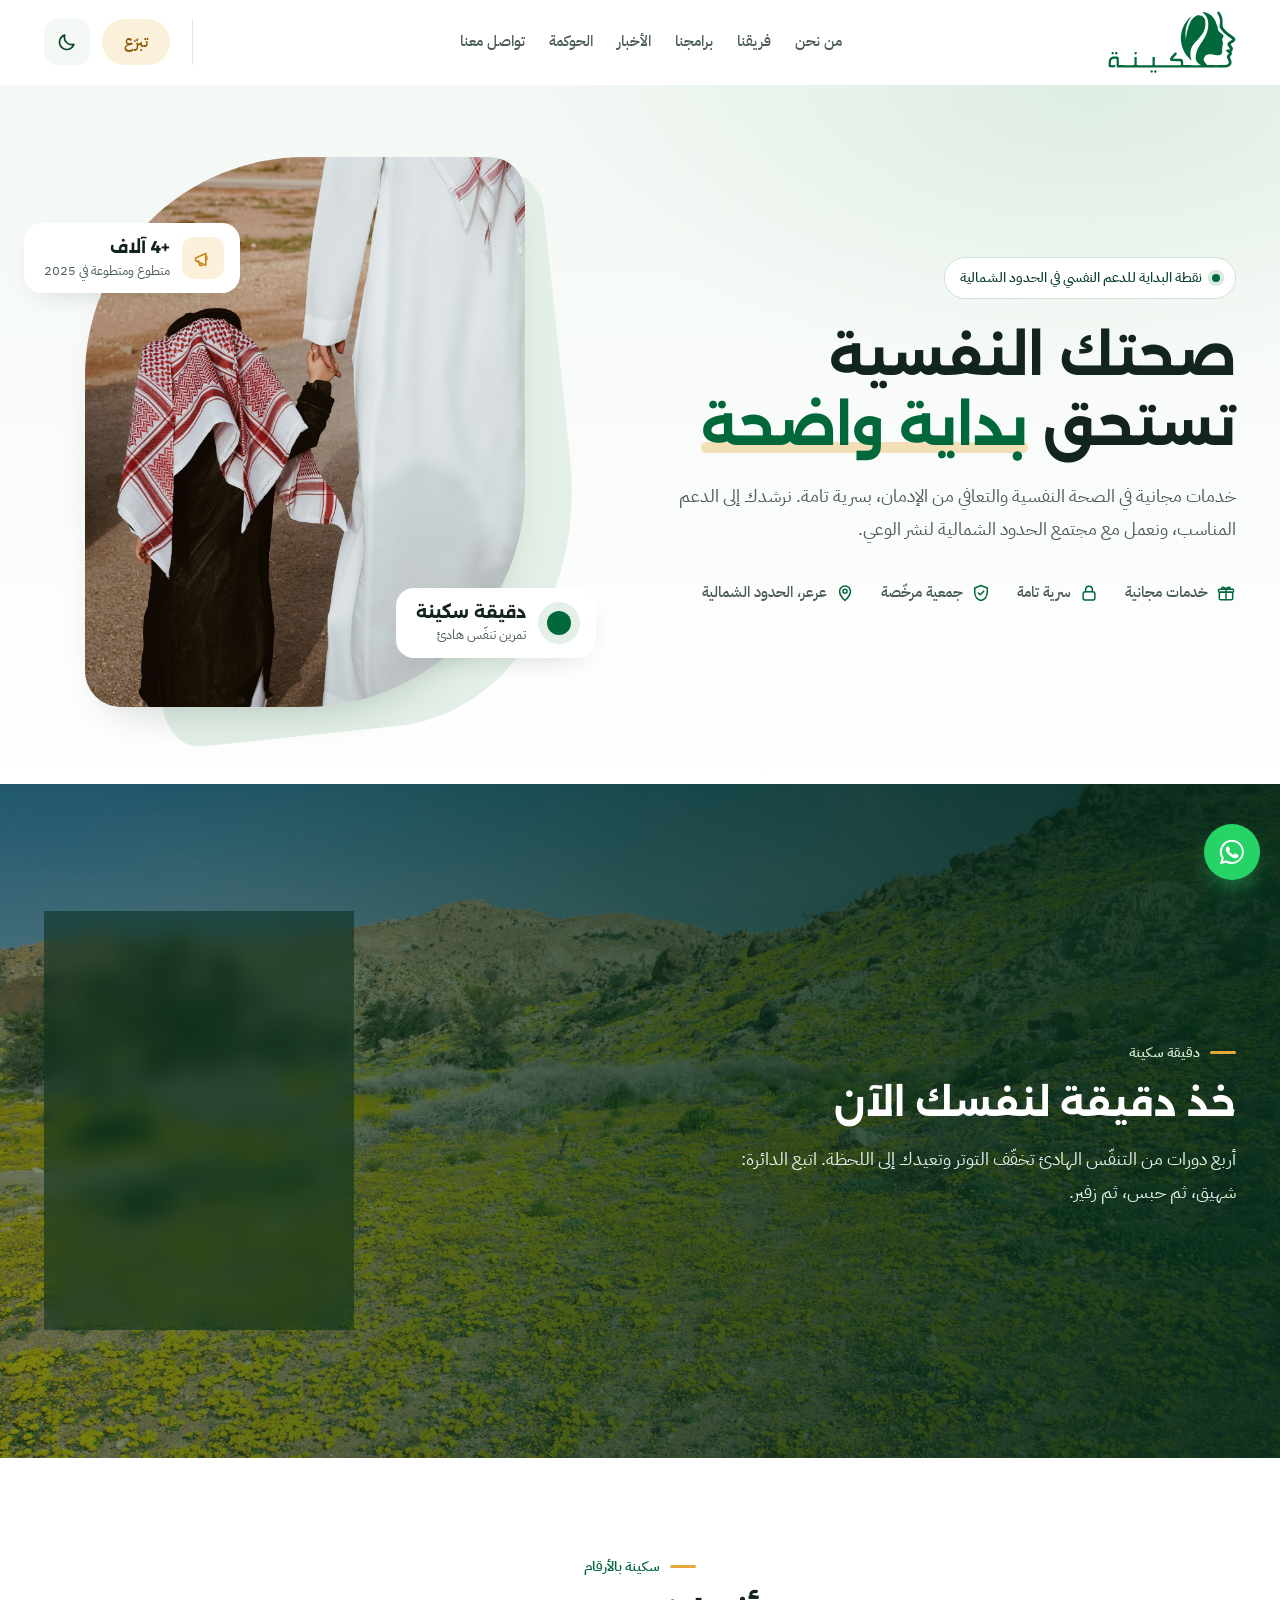
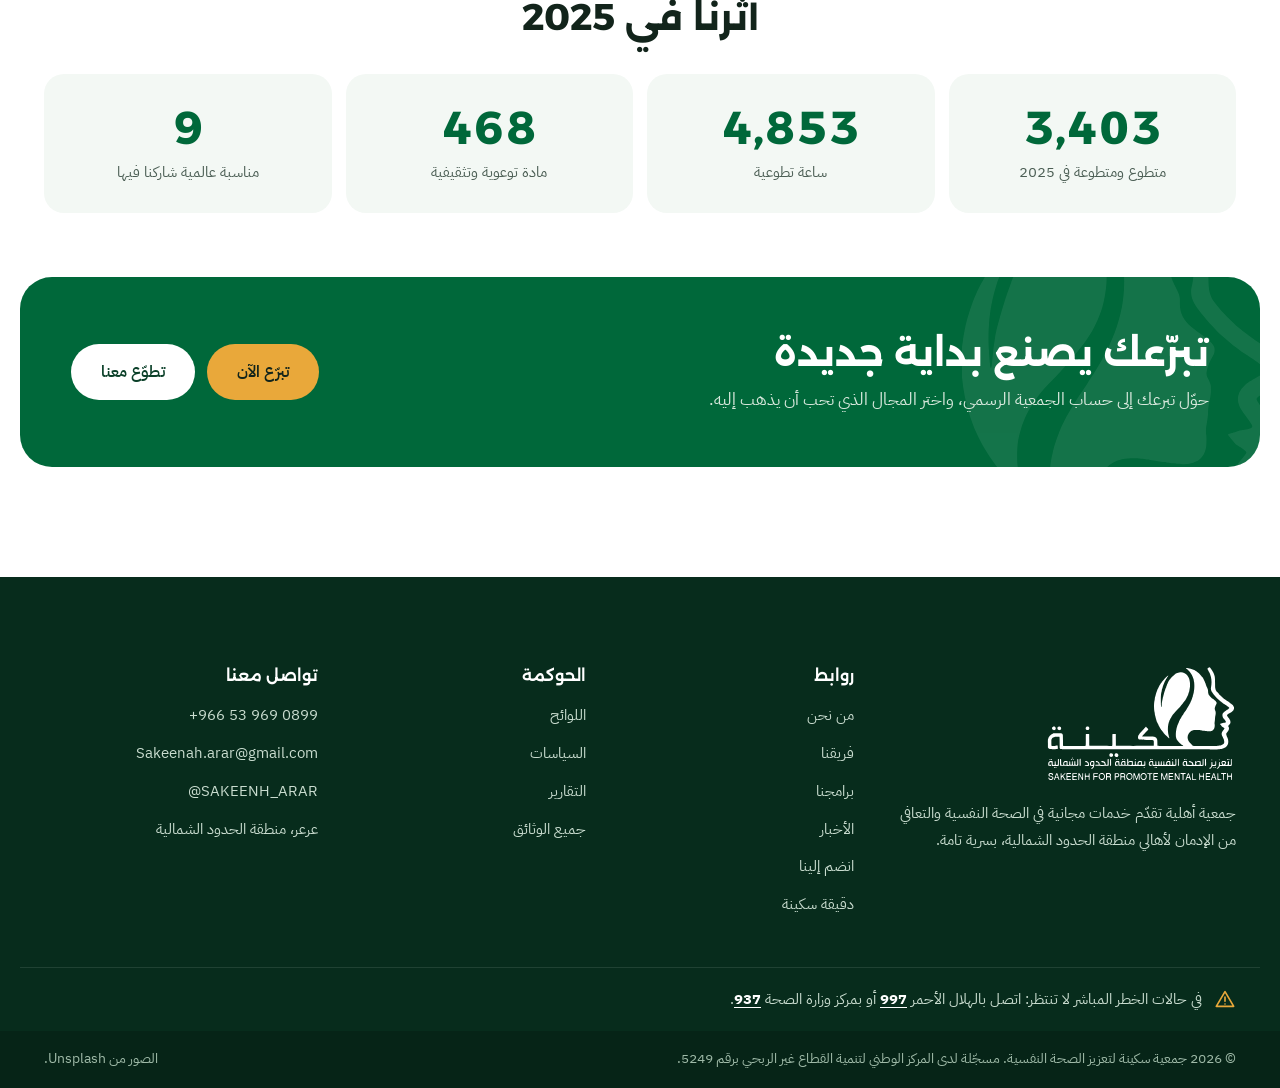
<file: index.html>
<!doctype html>
<html lang="ar" dir="rtl">
<head>
<meta charset="utf-8">
<meta name="viewport" content="width=device-width, initial-scale=1, viewport-fit=cover">
<title>جمعية سكينة لتعزيز الصحة النفسية | الحدود الشمالية</title>
<meta name="description" content="جمعية سكينة لتعزيز الصحة النفسية بمنطقة الحدود الشمالية في عرعر. خدمات مجانية في الصحة النفسية والتعافي من الإدمان بسرية تامة، ونشر الوعي بالصحة النفسية. جمعية أهلية مسجلة برقم 5249.">
<meta name="theme-color" content="#00683A">
<link rel="icon" href="assets/brand/mark-green.svg" type="image/svg+xml">
<link rel="preconnect" href="https://fonts.googleapis.com">
<link rel="preconnect" href="https://fonts.gstatic.com" crossorigin>
<link rel="stylesheet" href="https://fonts.googleapis.com/css2?family=Alexandria:wght@400;500;600;700&family=IBM+Plex+Mono:wght@500;600&family=IBM+Plex+Sans+Arabic:wght@400;500;600;700&display=swap">
<link rel="stylesheet" href="styles.css?v=8f23e8a3">
<link rel="stylesheet" href="about.css?v=d834de7f">
<link rel="stylesheet" href="site.css?v=c69e7972">
<script>(function(){var d=document.documentElement,t;d.classList.add("js");try{t=localStorage.getItem("theme")}catch(e){}if(t!=="light"&&t!=="dark")t=matchMedia("(prefers-color-scheme: dark)").matches?"dark":"light";d.setAttribute("data-theme",t)})()</script>
</head>
<body>

<a class="skip" href="#main">تخطَّ إلى المحتوى</a>

<header class="header">
  <div class="container header-in">
    <a class="brand" href="index.html" aria-label="جمعية سكينة، الصفحة الرئيسية">
      <img src="assets/brand/logo-green.svg" alt="" width="1057" height="512">
    </a>
    <nav class="nav" id="nav" aria-label="القائمة الرئيسية">
      <a class="nav-home" href="index.html" aria-current="page"><svg class="ic" viewBox="0 0 24 24" aria-hidden="true"><path d="M4 10.5 12 4l8 6.5V20a1 1 0 0 1-1 1h-4.5v-6h-5v6H5a1 1 0 0 1-1-1v-9.5Z"/></svg><span>الرئيسية</span></a>
      <a href="about.html"><svg class="ic" viewBox="0 0 24 24" aria-hidden="true"><path d="M12 20V10"/><path d="M12 13c-4 0-6-2.5-6-6 4 0 6 2.5 6 6Z"/><path d="M12 11c0-3.5 2-6 6-6 0 3.5-2 6-6 6Z"/></svg><span>من نحن</span></a>
      <a href="team.html"><svg class="ic" viewBox="0 0 24 24" aria-hidden="true"><circle cx="9" cy="8.5" r="3"/><path d="M3.5 19a5.5 5.5 0 0 1 11 0"/><circle cx="17" cy="9.5" r="2.4"/><path d="M15.5 14.2a4.5 4.5 0 0 1 5 4.8"/></svg><span>فريقنا</span></a>
      <a href="services.html"><svg class="ic" viewBox="0 0 24 24" aria-hidden="true"><path d="M12 20s-7-4.4-7-10a4 4 0 0 1 7-2.6A4 4 0 0 1 19 10c0 5.6-7 10-7 10Z"/></svg><span>برامجنا</span></a>
      <a href="news.html"><svg class="ic" viewBox="0 0 24 24" aria-hidden="true"><rect x="3.5" y="4.5" width="17" height="15" rx="2.5"/><path d="M7.5 9h9M7.5 12.5h9M7.5 16h5"/></svg><span>الأخبار</span></a>
      <a href="governance.html"><svg class="ic" viewBox="0 0 24 24" aria-hidden="true"><path d="M12 3 4.5 6v5.5c0 4.6 3.1 8.5 7.5 9.5 4.4-1 7.5-4.9 7.5-9.5V6L12 3Z"/><path d="m8.8 12 2.2 2.2 4.3-4.4"/></svg><span>الحوكمة</span></a>
      <a href="contact.html"><svg class="ic" viewBox="0 0 24 24" aria-hidden="true"><path d="M5 4.5h3.2l1.6 4-2 1.3a10.5 10.5 0 0 0 6.4 6.4l1.3-2 4 1.6V19a1.5 1.5 0 0 1-1.5 1.5A15.5 15.5 0 0 1 3.5 6 1.5 1.5 0 0 1 5 4.5Z"/></svg><span>تواصل معنا</span></a>
      <a class="nav-extra" href="join.html"><svg class="ic" viewBox="0 0 24 24" aria-hidden="true"><path d="M7 11V6.5a1.5 1.5 0 0 1 3 0V11M10 10V5a1.5 1.5 0 0 1 3 0v5M13 10V6a1.5 1.5 0 0 1 3 0v6"/><path d="M16 9.5a1.5 1.5 0 0 1 3 0V14a7 7 0 0 1-7 7h-.5A6.5 6.5 0 0 1 5 15.5L3.8 12.6a1.4 1.4 0 0 1 2.4-1.4L7 12.5"/></svg><span>انضم إلينا</span></a>
      <div class="nav-contact">
        <a href="https://wa.me/966539690899" target="_blank" rel="noopener" dir="ltr">+966 53 969 0899</a>
        <a href="mailto:Sakeenah.arar@gmail.com" dir="ltr">Sakeenah.arar@gmail.com</a>
      </div>
    </nav>
    <div class="header-actions">
      <a class="btn btn--gold-soft" href="donate.html">تبرّع</a>
      <button class="theme-toggle" type="button" aria-pressed="false" aria-label="تفعيل الوضع الليلي"><svg class="ic ic-moon" viewBox="0 0 24 24" aria-hidden="true"><path d="M19.5 14.5A8 8 0 0 1 9.5 4.5a8 8 0 1 0 10 10Z"/></svg><svg class="ic ic-sun" viewBox="0 0 24 24" aria-hidden="true"><circle cx="12" cy="12" r="4"/><path d="M12 2.5v2M12 19.5v2M2.5 12h2M19.5 12h2M5.3 5.3l1.4 1.4M17.3 17.3l1.4 1.4M5.3 18.7l1.4-1.4M17.3 6.7l1.4-1.4"/></svg></button>
      <button class="burger" type="button" aria-expanded="false" aria-controls="nav" aria-label="فتح القائمة"><span></span><span></span><span></span></button>
    </div>
  </div>
</header>

<main id="main">

  <!-- الواجهة -->
  <section class="hero">
    <div class="container hero-in">
      <div class="hero-text">
        <p class="pill reveal"><span class="pill-dot"></span>نقطة البداية للدعم النفسي في الحدود الشمالية</p>
        <h1 class="reveal">صحتك النفسية تستحق <span class="hl">بداية واضحة</span></h1>
        <p class="hero-lede reveal">خدمات مجانية في الصحة النفسية والتعافي من الإدمان، بسرية تامة. نرشدك إلى الدعم المناسب، ونعمل مع مجتمع الحدود الشمالية لنشر الوعي.</p>
        <ul class="trust reveal">
          <li><svg class="ic" viewBox="0 0 24 24" aria-hidden="true"><rect x="4" y="11" width="16" height="9" rx="1.5"/><rect x="3" y="7.5" width="18" height="3.5" rx="1"/><path d="M12 7.5V20"/><path d="M12 7.5C10.5 4.5 7 4.3 7 6.2c0 1.3 2.5 1.3 5 1.3Zm0 0c1.5-3 5-3.2 5-1.3 0 1.3-2.5 1.3-5 1.3Z"/></svg>خدمات مجانية</li>
          <li><svg class="ic" viewBox="0 0 24 24" aria-hidden="true"><rect x="5" y="10.5" width="14" height="10" rx="2.5"/><path d="M8 10.5V8a4 4 0 0 1 8 0v2.5"/></svg>سرية تامة</li>
          <li><svg class="ic" viewBox="0 0 24 24" aria-hidden="true"><path d="M12 3 4.5 6v5.5c0 4.6 3.1 8.5 7.5 9.5 4.4-1 7.5-4.9 7.5-9.5V6L12 3Z"/><path d="m8.8 12 2.2 2.2 4.3-4.4"/></svg>جمعية مرخّصة</li>
          <li><svg class="ic" viewBox="0 0 24 24" aria-hidden="true"><path d="M12 21s-6.5-5.6-6.5-11a6.5 6.5 0 0 1 13 0c0 5.4-6.5 11-6.5 11Z"/><circle cx="12" cy="10" r="2.4"/></svg>عرعر، الحدود الشمالية</li>
        </ul>
      </div>

      <div class="hero-media reveal">
        <span class="leaf-bg" aria-hidden="true"></span>
        <img class="hero-photo" src="assets/photos/family-walk.jpg" alt="أب بثوب وشماغ يمسك يد طفله أثناء المشي" width="1400" height="2100" fetchpriority="high">
        <div class="float-card float-card--stat">
          <span class="float-ic"><svg class="ic" viewBox="0 0 24 24" aria-hidden="true"><path d="M4 15v-3l11-5v13l-11-5Z"/><path d="M15 9.5a3 3 0 0 1 0 5"/><path d="m7 15 1.5 5h3"/></svg></span>
          <span><b>+4 آلاف</b><small>متطوع ومتطوعة في 2025</small></span>
        </div>
        <a class="float-card float-card--breathe" href="#breathe">
          <span class="mini-breath" aria-hidden="true"></span>
          <span><b>دقيقة سكينة</b><small>تمرين تنفّس هادئ</small></span>
        </a>
      </div>
    </div>
  </section>

  <!-- دقيقة سكينة -->
  <section class="breathe" id="breathe" aria-labelledby="breathe-h">
    <img class="breathe-bg" src="assets/photos/spring.jpg" alt="" width="2200" height="1467" loading="lazy">
    <div class="container breathe-in">
      <div class="breathe-text reveal">
        <p class="kicker kicker--light">دقيقة سكينة</p>
        <h2 id="breathe-h">خذ دقيقة لنفسك الآن</h2>
        <p>أربع دورات من التنفّس الهادئ تخفّف التوتر وتعيدك إلى اللحظة. اتبع الدائرة: شهيق، ثم حبس، ثم زفير.</p>
      </div>
      <div class="breather reveal">
        <div class="breath-ring">
          <span class="breath-circle"></span>
          <span class="breath-word" aria-live="polite">جاهز؟</span>
        </div>
        <p class="breath-count" aria-hidden="true">شهيق 4 · احبس 4 · زفير 6</p>
        <button class="btn btn--light btn--lg breath-btn" type="button">ابدأ الدقيقة</button>
      </div>
    </div>
  </section>

  <!-- أثرنا -->
  <section class="stats stats--light" aria-labelledby="stats-h">
    <div class="container">
      <div class="section-head section-head--center reveal"><p class="kicker">سكينة بالأرقام</p><h2 id="stats-h">أثرنا في 2025</h2></div>
      <ul class="stats-grid">
        <li class="reveal"><b data-count="4002">4,002</b><span>متطوع ومتطوعة في 2025</span></li>
        <li class="reveal"><b data-count="5707">5,707</b><span>ساعة تطوعية</span></li>
        <li class="reveal"><b data-count="550">550</b><span>مادة توعوية وتثقيفية</span></li>
        <li class="reveal"><b data-count="11">11</b><span>مناسبة عالمية شاركنا فيها</span></li>
      </ul>
    </div>
  </section>

  <!-- دعوة للتبرع -->
  <section class="cta-band" aria-labelledby="cta-h">
    <div class="container cta-in reveal">
      <div>
        <h2 id="cta-h">تبرّعك يصنع بداية جديدة</h2>
        <p>حوّل تبرعك إلى حساب الجمعية الرسمي، واختر المجال الذي تحب أن يذهب إليه.</p>
      </div>
      <div class="cta-actions">
        <a class="btn btn--gold btn--lg" href="donate.html">تبرّع الآن</a>
        <a class="btn btn--light btn--lg" href="join.html">تطوّع معنا</a>
      </div>
    </div>
  </section>

</main>

<footer class="footer">
  <div class="container footer-in">
    <div class="footer-brand">
      <img src="assets/brand/logo-full-white.svg" alt="جمعية سكينة لتعزيز الصحة النفسية بمنطقة الحدود الشمالية" width="599" height="369" loading="lazy">
      <p>جمعية أهلية تقدّم خدمات مجانية في الصحة النفسية والتعافي من الإدمان لأهالي منطقة الحدود الشمالية، بسرية تامة.</p>
    </div>
    <div class="footer-col">
      <h3>روابط</h3>
      <ul>
        <li><a href="about.html">من نحن</a></li>
        <li><a href="team.html">فريقنا</a></li>
        <li><a href="services.html">برامجنا</a></li>
        <li><a href="news.html">الأخبار</a></li>
        <li><a href="join.html">انضم إلينا</a></li>
        <li><a href="index.html#breathe">دقيقة سكينة</a></li>
      </ul>
    </div>
    <div class="footer-col">
      <h3>الحوكمة</h3>
      <ul>
        <li><a href="governance.html#regs">اللوائح</a></li>
        <li><a href="governance.html#policies">السياسات</a></li>
        <li><a href="governance.html#reports">التقارير</a></li>
        <li><a href="governance.html">جميع الوثائق</a></li>
      </ul>
    </div>
    <div class="footer-col">
      <h3>تواصل معنا</h3>
      <ul class="footer-contact">
        <li><a href="https://wa.me/966539690899" target="_blank" rel="noopener" dir="ltr">+966 53 969 0899</a></li>
        <li><a href="mailto:Sakeenah.arar@gmail.com" dir="ltr">Sakeenah.arar@gmail.com</a></li>
        <li><a href="https://x.com/SAKEENH_ARAR" target="_blank" rel="noopener" dir="ltr">@SAKEENH_ARAR</a></li>
        <li>عرعر، منطقة الحدود الشمالية</li>
      </ul>
    </div>
  </div>
  <div class="container footer-emergency">
    <svg class="ic" viewBox="0 0 24 24" aria-hidden="true"><path d="M12 4 2.5 20h19L12 4Z"/><path d="M12 10v4.5M12 17.5h.01"/></svg>
    <p>في حالات الخطر المباشر لا تنتظر: اتصل بالهلال الأحمر <a href="tel:997">997</a> أو بمركز وزارة الصحة <a href="tel:937">937</a>.</p>
  </div>
  <div class="footer-bottom">
    <div class="container footer-bottom-in">
      <p>© 2026 جمعية سكينة لتعزيز الصحة النفسية. مسجّلة لدى المركز الوطني لتنمية القطاع غير الربحي برقم 5249.</p>
      <p>الصور من Unsplash.</p>
    </div>
  </div>
</footer>



<a class="wa-float" href="https://wa.me/966539690899" target="_blank" rel="noopener" aria-label="تواصل معنا عبر واتساب">
  <svg viewBox="0 0 24 24" aria-hidden="true"><path fill="currentColor" d="M12 2.2a9.7 9.7 0 0 0-8.3 14.8L2.3 21.8l4.9-1.3A9.7 9.7 0 1 0 12 2.2Zm0 17.7a8 8 0 0 1-4.1-1.1l-.3-.2-2.9.8.8-2.8-.2-.3A8 8 0 1 1 12 19.9Zm4.4-6c-.2-.1-1.4-.7-1.7-.8-.2-.1-.4-.1-.5.1l-.8.9c-.1.2-.3.2-.5.1a6.5 6.5 0 0 1-3.2-2.8c-.2-.4.2-.4.7-1.3.1-.2 0-.3 0-.4l-.8-1.8c-.2-.5-.4-.4-.5-.4h-.5a.9.9 0 0 0-.7.3 2.8 2.8 0 0 0-.9 2.1 4.9 4.9 0 0 0 1 2.6 11.2 11.2 0 0 0 4.3 3.8c1.6.7 2.2.7 3 .6a2.6 2.6 0 0 0 1.7-1.2 2.1 2.1 0 0 0 .1-1.2c0-.1-.2-.2-.4-.3Z"/></svg>
</a>

<script src="main.js?v=59d5ffa9" defer></script>
</body>
</html>
</file>
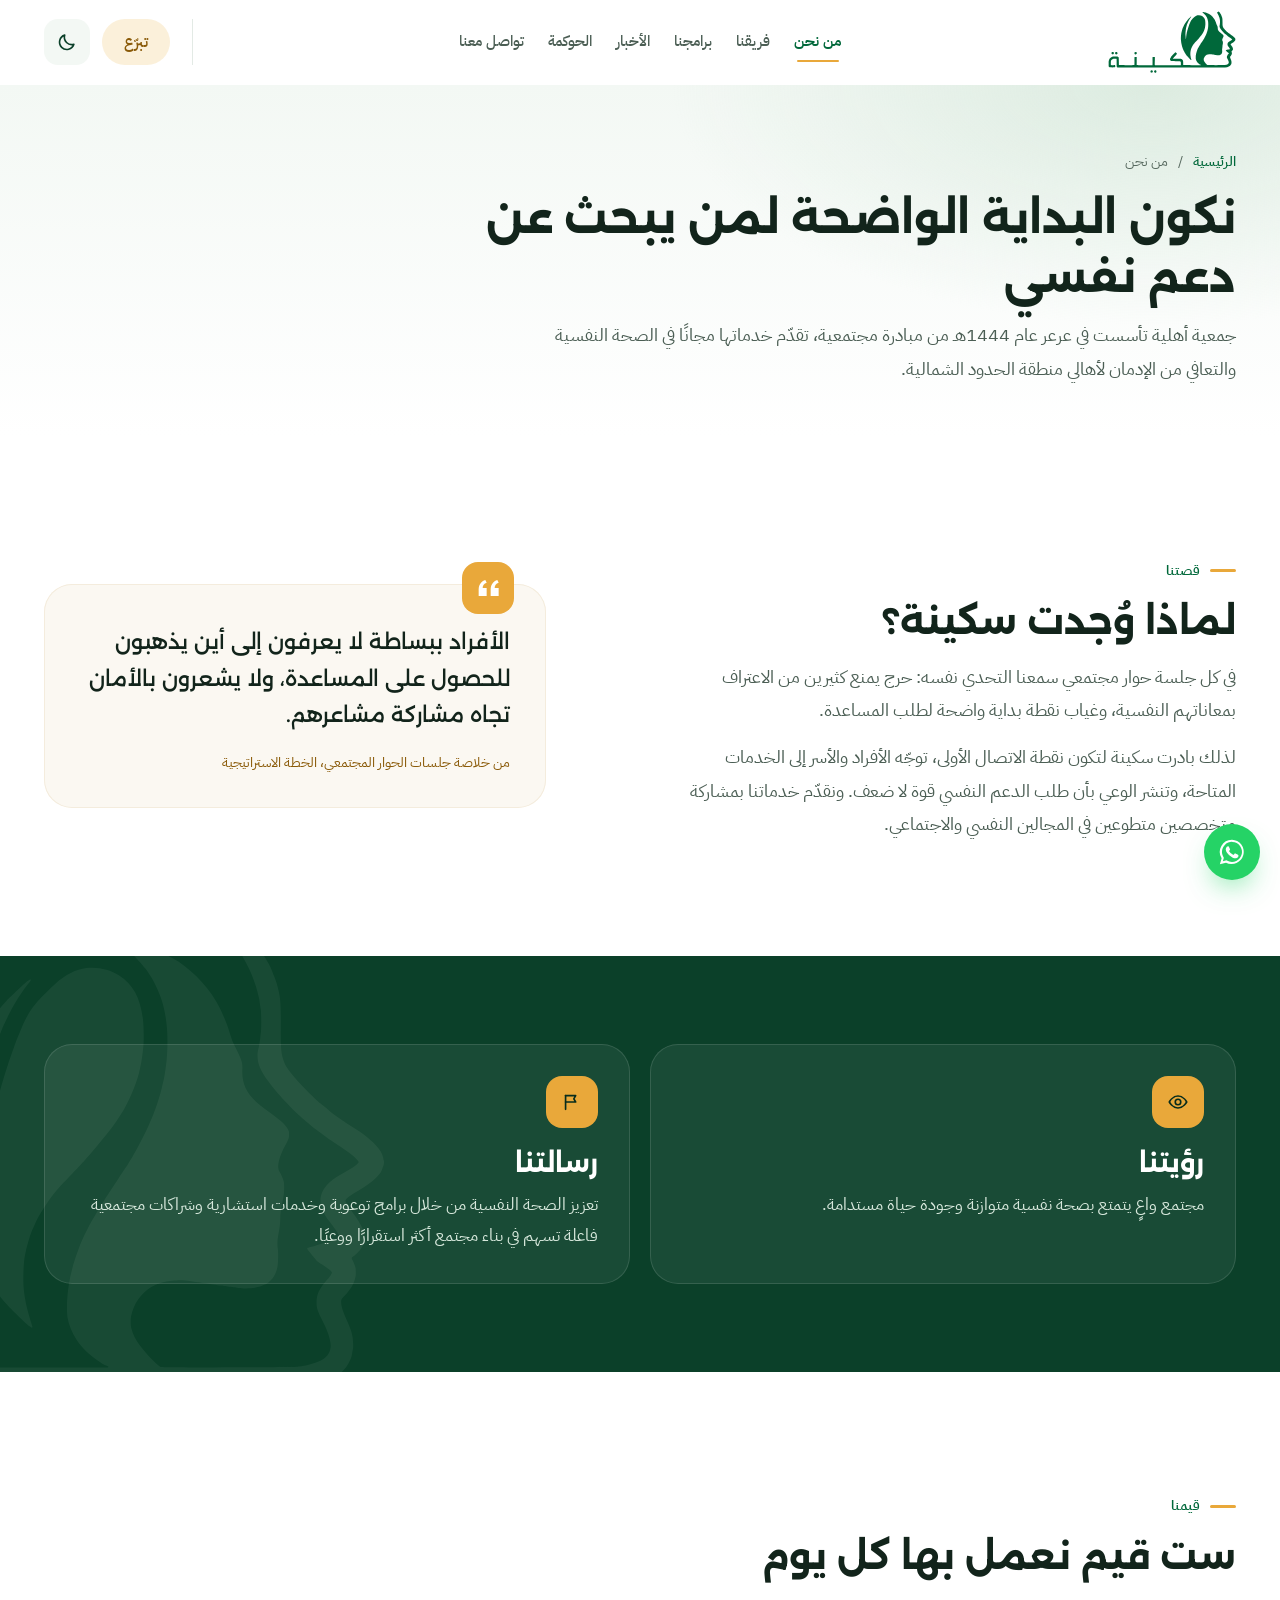
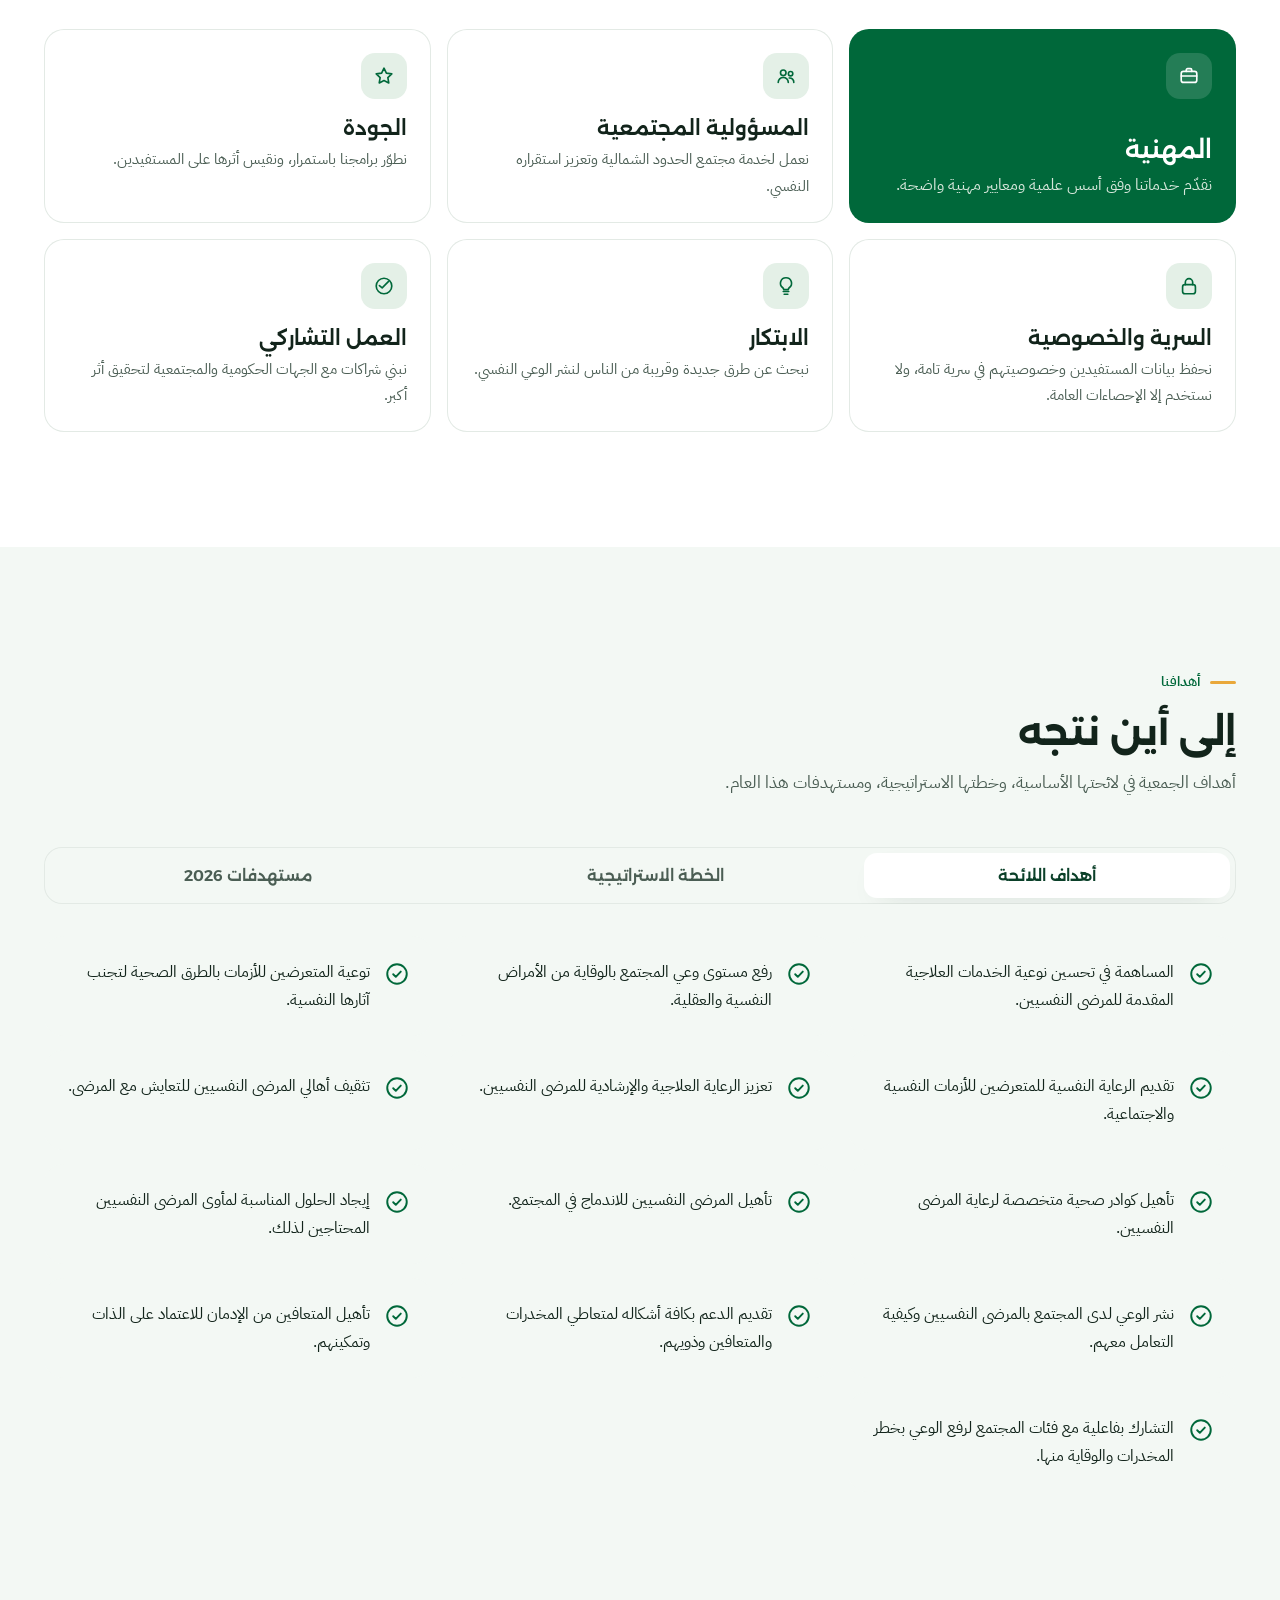
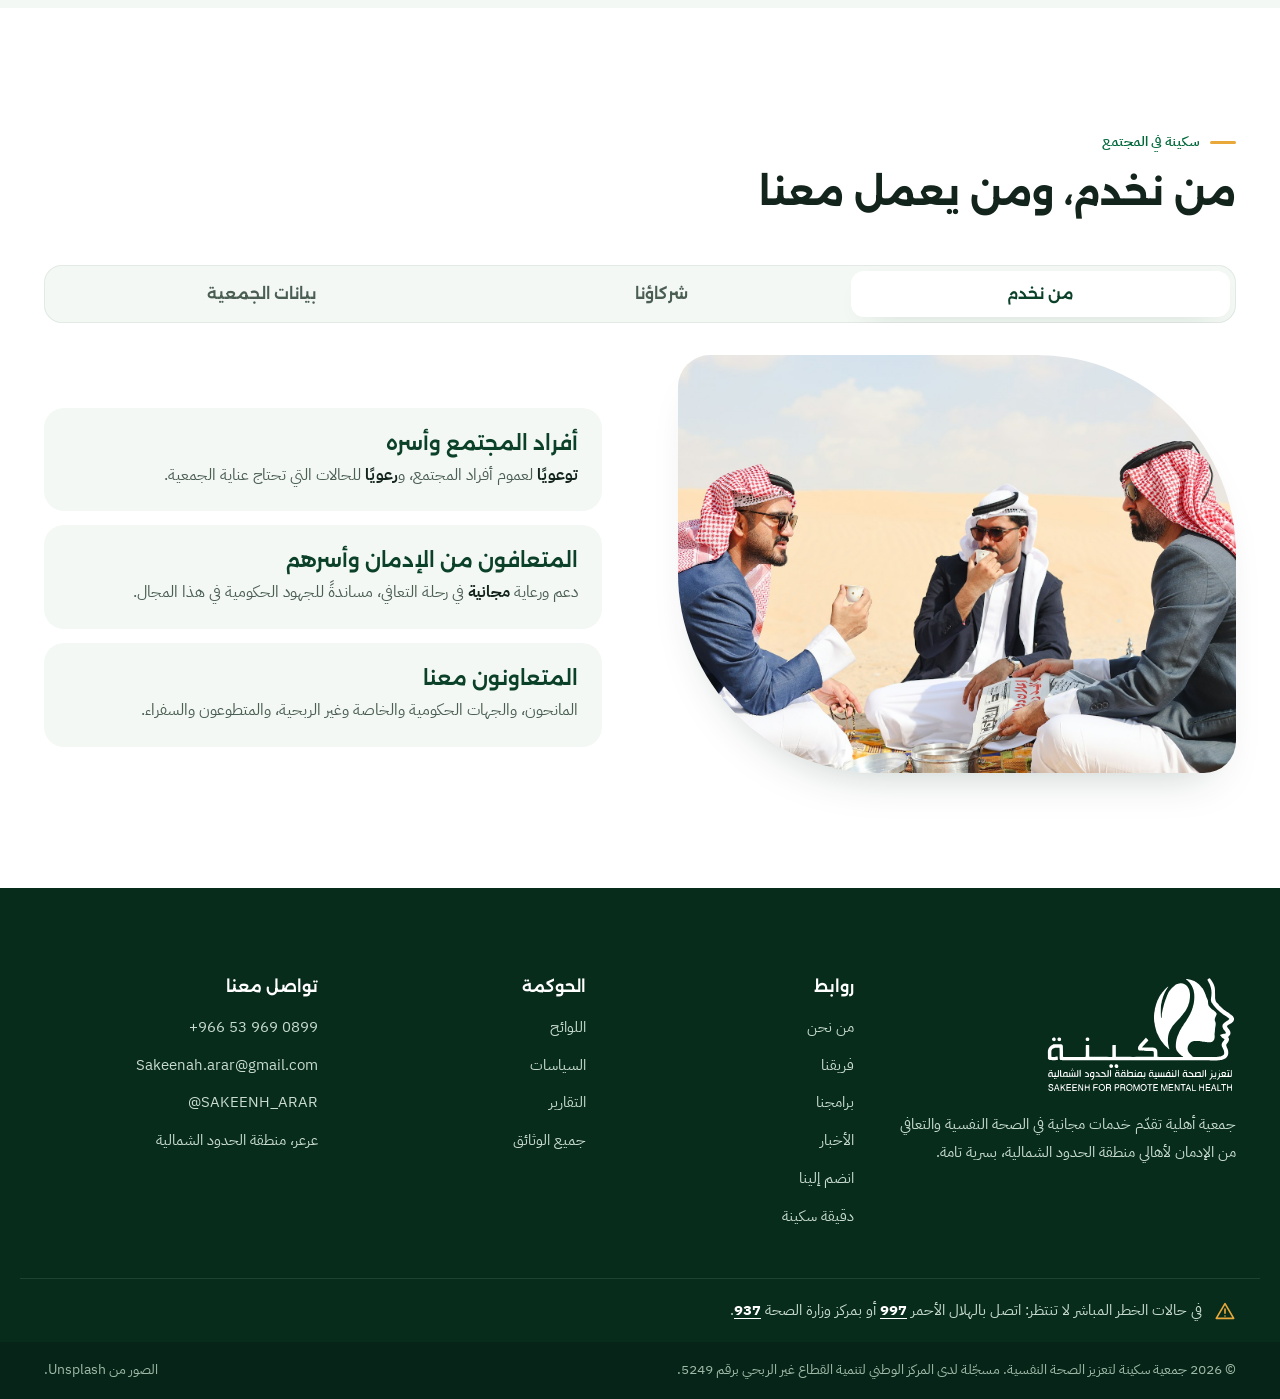
<file: about.html>
<!doctype html>
<html lang="ar" dir="rtl">
<head>
<meta charset="utf-8">
<meta name="viewport" content="width=device-width, initial-scale=1, viewport-fit=cover">
<title>من نحن | جمعية سكينة لتعزيز الصحة النفسية</title>
<meta name="description" content="تعرّف على جمعية سكينة لتعزيز الصحة النفسية بمنطقة الحدود الشمالية: قصتها، ورؤيتها ورسالتها، وقيمها، وأهدافها، وشركاؤها، وبياناتها الرسمية.">
<meta name="theme-color" content="#00683A">
<link rel="icon" href="assets/brand/mark-green.svg" type="image/svg+xml">
<link rel="preconnect" href="https://fonts.googleapis.com">
<link rel="preconnect" href="https://fonts.gstatic.com" crossorigin>
<link rel="stylesheet" href="https://fonts.googleapis.com/css2?family=Alexandria:wght@400;500;600;700&family=IBM+Plex+Mono:wght@500;600&family=IBM+Plex+Sans+Arabic:wght@400;500;600;700&display=swap">
<link rel="stylesheet" href="styles.css?v=8f23e8a3">
<link rel="stylesheet" href="about.css?v=d834de7f">
<link rel="stylesheet" href="governance.css?v=435945c1">
<link rel="stylesheet" href="site.css?v=c69e7972">
<script>(function(){var d=document.documentElement,t;d.classList.add("js");try{t=localStorage.getItem("theme")}catch(e){}if(t!=="light"&&t!=="dark")t=matchMedia("(prefers-color-scheme: dark)").matches?"dark":"light";d.setAttribute("data-theme",t)})()</script>
</head>
<body>

<a class="skip" href="#main">تخطَّ إلى المحتوى</a>

<header class="header">
  <div class="container header-in">
    <a class="brand" href="index.html" aria-label="جمعية سكينة، الصفحة الرئيسية">
      <img src="assets/brand/logo-green.svg" alt="" width="1057" height="512">
    </a>
    <nav class="nav" id="nav" aria-label="القائمة الرئيسية">
      <a class="nav-home" href="index.html"><svg class="ic" viewBox="0 0 24 24" aria-hidden="true"><path d="M4 10.5 12 4l8 6.5V20a1 1 0 0 1-1 1h-4.5v-6h-5v6H5a1 1 0 0 1-1-1v-9.5Z"/></svg><span>الرئيسية</span></a>
      <a href="about.html" aria-current="page"><svg class="ic" viewBox="0 0 24 24" aria-hidden="true"><path d="M12 20V10"/><path d="M12 13c-4 0-6-2.5-6-6 4 0 6 2.5 6 6Z"/><path d="M12 11c0-3.5 2-6 6-6 0 3.5-2 6-6 6Z"/></svg><span>من نحن</span></a>
      <a href="team.html"><svg class="ic" viewBox="0 0 24 24" aria-hidden="true"><circle cx="9" cy="8.5" r="3"/><path d="M3.5 19a5.5 5.5 0 0 1 11 0"/><circle cx="17" cy="9.5" r="2.4"/><path d="M15.5 14.2a4.5 4.5 0 0 1 5 4.8"/></svg><span>فريقنا</span></a>
      <a href="services.html"><svg class="ic" viewBox="0 0 24 24" aria-hidden="true"><path d="M12 20s-7-4.4-7-10a4 4 0 0 1 7-2.6A4 4 0 0 1 19 10c0 5.6-7 10-7 10Z"/></svg><span>برامجنا</span></a>
      <a href="news.html"><svg class="ic" viewBox="0 0 24 24" aria-hidden="true"><rect x="3.5" y="4.5" width="17" height="15" rx="2.5"/><path d="M7.5 9h9M7.5 12.5h9M7.5 16h5"/></svg><span>الأخبار</span></a>
      <a href="governance.html"><svg class="ic" viewBox="0 0 24 24" aria-hidden="true"><path d="M12 3 4.5 6v5.5c0 4.6 3.1 8.5 7.5 9.5 4.4-1 7.5-4.9 7.5-9.5V6L12 3Z"/><path d="m8.8 12 2.2 2.2 4.3-4.4"/></svg><span>الحوكمة</span></a>
      <a href="contact.html"><svg class="ic" viewBox="0 0 24 24" aria-hidden="true"><path d="M5 4.5h3.2l1.6 4-2 1.3a10.5 10.5 0 0 0 6.4 6.4l1.3-2 4 1.6V19a1.5 1.5 0 0 1-1.5 1.5A15.5 15.5 0 0 1 3.5 6 1.5 1.5 0 0 1 5 4.5Z"/></svg><span>تواصل معنا</span></a>
      <a class="nav-extra" href="join.html"><svg class="ic" viewBox="0 0 24 24" aria-hidden="true"><path d="M7 11V6.5a1.5 1.5 0 0 1 3 0V11M10 10V5a1.5 1.5 0 0 1 3 0v5M13 10V6a1.5 1.5 0 0 1 3 0v6"/><path d="M16 9.5a1.5 1.5 0 0 1 3 0V14a7 7 0 0 1-7 7h-.5A6.5 6.5 0 0 1 5 15.5L3.8 12.6a1.4 1.4 0 0 1 2.4-1.4L7 12.5"/></svg><span>انضم إلينا</span></a>
      <div class="nav-contact">
        <a href="https://wa.me/966539690899" target="_blank" rel="noopener" dir="ltr">+966 53 969 0899</a>
        <a href="mailto:Sakeenah.arar@gmail.com" dir="ltr">Sakeenah.arar@gmail.com</a>
      </div>
    </nav>
    <div class="header-actions">
      <a class="btn btn--gold-soft" href="donate.html">تبرّع</a>
      <button class="theme-toggle" type="button" aria-pressed="false" aria-label="تفعيل الوضع الليلي"><svg class="ic ic-moon" viewBox="0 0 24 24" aria-hidden="true"><path d="M19.5 14.5A8 8 0 0 1 9.5 4.5a8 8 0 1 0 10 10Z"/></svg><svg class="ic ic-sun" viewBox="0 0 24 24" aria-hidden="true"><circle cx="12" cy="12" r="4"/><path d="M12 2.5v2M12 19.5v2M2.5 12h2M19.5 12h2M5.3 5.3l1.4 1.4M17.3 17.3l1.4 1.4M5.3 18.7l1.4-1.4M17.3 6.7l1.4-1.4"/></svg></button>
      <button class="burger" type="button" aria-expanded="false" aria-controls="nav" aria-label="فتح القائمة"><span></span><span></span><span></span></button>
    </div>
  </div>
</header>

<main id="main">

  <!-- رأس الصفحة -->
  <section class="phero">
    <div class="container">
      <nav class="crumbs reveal" aria-label="مسار التصفح">
        <a href="index.html">الرئيسية</a><span aria-hidden="true">/</span><span aria-current="page">من نحن</span>
      </nav>
      <h1 class="reveal">نكون البداية الواضحة لمن يبحث عن دعم نفسي</h1>
      <p class="reveal">جمعية أهلية تأسست في عرعر عام 1444هـ من مبادرة مجتمعية، تقدّم خدماتها مجانًا في الصحة النفسية والتعافي من الإدمان لأهالي منطقة الحدود الشمالية.</p>
    </div>
  </section>

  <!-- قصتنا -->
  <section class="section" id="story" aria-labelledby="story-h">
    <div class="container story-in">
      <div class="story-text">
        <p class="kicker reveal">قصتنا</p>
        <h2 id="story-h" class="reveal">لماذا وُجدت سكينة؟</h2>
        <p class="reveal">في كل جلسة حوار مجتمعي سمعنا التحدي نفسه: حرج يمنع كثيرين من الاعتراف بمعاناتهم النفسية، وغياب نقطة بداية واضحة لطلب المساعدة.</p>
        <p class="reveal">لذلك بادرت سكينة لتكون نقطة الاتصال الأولى، توجّه الأفراد والأسر إلى الخدمات المتاحة، وتنشر الوعي بأن طلب الدعم النفسي قوة لا ضعف. ونقدّم خدماتنا بمشاركة متخصصين متطوعين في المجالين النفسي والاجتماعي.</p>
      </div>
      <figure class="story-quote reveal">
        <svg class="quote-mark" viewBox="0 0 48 48" aria-hidden="true"><path d="M20 12c-6 2-10 7-10 14v10h12V24h-6c0-4 2-7 6-8l-2-4Zm18 0c-6 2-10 7-10 14v10h12V24h-6c0-4 2-7 6-8l-2-4Z"/></svg>
        <blockquote>الأفراد ببساطة لا يعرفون إلى أين يذهبون للحصول على المساعدة، ولا يشعرون بالأمان تجاه مشاركة مشاعرهم.</blockquote>
        <figcaption>من خلاصة جلسات الحوار المجتمعي، الخطة الاستراتيجية</figcaption>
      </figure>
    </div>
  </section>

  <!-- الرؤية والرسالة -->
  <section class="vm-band" aria-label="الرؤية والرسالة">
    <div class="container vm-grid">
      <article class="vm-card reveal">
        <span class="vm-card-ic"><svg class="ic" viewBox="0 0 24 24" aria-hidden="true"><path d="M2.5 12S6 5.5 12 5.5 21.5 12 21.5 12 18 18.5 12 18.5 2.5 12 2.5 12Z"/><circle cx="12" cy="12" r="3"/></svg></span>
        <h2>رؤيتنا</h2>
        <p>مجتمع واعٍ يتمتع بصحة نفسية متوازنة وجودة حياة مستدامة.</p>
      </article>
      <article class="vm-card reveal">
        <span class="vm-card-ic"><svg class="ic" viewBox="0 0 24 24" aria-hidden="true"><path d="M5 20V5"/><path d="M5 5h11l-2 3.5L16 12H5"/></svg></span>
        <h2>رسالتنا</h2>
        <p>تعزيز الصحة النفسية من خلال برامج توعوية وخدمات استشارية وشراكات مجتمعية فاعلة تسهم في بناء مجتمع أكثر استقرارًا ووعيًا.</p>
      </article>
    </div>
  </section>

  <!-- القيم -->
  <section class="section" id="values" aria-labelledby="values-h">
    <div class="container">
      <div class="section-head reveal">
        <p class="kicker">قيمنا</p>
        <h2 id="values-h">ست قيم نعمل بها كل يوم</h2>
      </div>
      <ul class="values-grid">
        <li class="value reveal"><span class="value-ic"><svg class="ic" viewBox="0 0 24 24" aria-hidden="true"><rect x="3.5" y="7" width="17" height="12" rx="2.5"/><path d="M9 7V5.5A1.5 1.5 0 0 1 10.5 4h3A1.5 1.5 0 0 1 15 5.5V7M3.5 12h17"/></svg></span><h3>المهنية</h3><p>نقدّم خدماتنا وفق أسس علمية ومعايير مهنية واضحة.</p></li>
        <li class="value reveal"><span class="value-ic"><svg class="ic" viewBox="0 0 24 24" aria-hidden="true"><circle cx="9" cy="8.5" r="3"/><path d="M3.5 19a5.5 5.5 0 0 1 11 0"/><circle cx="17" cy="9.5" r="2.4"/><path d="M15.5 14.2a4.5 4.5 0 0 1 5 4.8"/></svg></span><h3>المسؤولية المجتمعية</h3><p>نعمل لخدمة مجتمع الحدود الشمالية وتعزيز استقراره النفسي.</p></li>
        <li class="value reveal"><span class="value-ic"><svg class="ic" viewBox="0 0 24 24" aria-hidden="true"><path d="m12 3.5 2.6 5.3 5.9.9-4.3 4.1 1 5.8L12 16.9l-5.2 2.7 1-5.8-4.3-4.1 5.9-.9L12 3.5Z"/></svg></span><h3>الجودة</h3><p>نطوّر برامجنا باستمرار، ونقيس أثرها على المستفيدين.</p></li>
        <li class="value reveal"><span class="value-ic"><svg class="ic" viewBox="0 0 24 24" aria-hidden="true"><rect x="5" y="10.5" width="14" height="10" rx="2.5"/><path d="M8 10.5V8a4 4 0 0 1 8 0v2.5"/></svg></span><h3>السرية والخصوصية</h3><p>نحفظ بيانات المستفيدين وخصوصيتهم في سرية تامة، ولا نستخدم إلا الإحصاءات العامة.</p></li>
        <li class="value reveal"><span class="value-ic"><svg class="ic" viewBox="0 0 24 24" aria-hidden="true"><path d="M9 18h6M10 21h4"/><path d="M12 3a6 6 0 0 0-3.5 10.9c.6.5 1 1.2 1 2.1h5c0-.9.4-1.6 1-2.1A6 6 0 0 0 12 3Z"/></svg></span><h3>الابتكار</h3><p>نبحث عن طرق جديدة وقريبة من الناس لنشر الوعي النفسي.</p></li>
        <li class="value reveal"><span class="value-ic"><svg class="ic" viewBox="0 0 24 24" aria-hidden="true"><path d="M7 11.5 10 14l7-7"/><path d="M3.5 12a8.5 8.5 0 1 0 17 0 8.5 8.5 0 0 0-17 0Z"/></svg></span><h3>العمل التشاركي</h3><p>نبني شراكات مع الجهات الحكومية والمجتمعية لتحقيق أثر أكبر.</p></li>
      </ul>
    </div>
  </section>

  <!-- أهدافنا -->
  <section class="section section--tint" id="goals" aria-labelledby="goals-h">
    <div class="container">
      <div class="section-head reveal">
        <p class="kicker">أهدافنا</p>
        <h2 id="goals-h">إلى أين نتجه</h2>
        <p>أهداف الجمعية في لائحتها الأساسية، وخطتها الاستراتيجية، ومستهدفات هذا العام.</p>
      </div>
      <div class="gtabs reveal" role="tablist" aria-label="أهداف الجمعية">
        <button class="gtab" type="button" role="tab" id="tab-aims" aria-controls="p-aims" aria-selected="true">أهداف اللائحة</button>
        <button class="gtab" type="button" role="tab" id="tab-plan" aria-controls="p-plan" aria-selected="false" tabindex="-1">الخطة الاستراتيجية</button>
        <button class="gtab" type="button" role="tab" id="tab-targets" aria-controls="p-targets" aria-selected="false" tabindex="-1">مستهدفات 2026</button>
      </div>
      <div class="gpanel" role="tabpanel" id="p-aims" aria-labelledby="tab-aims">
        <ul class="aims">
        <li class="reveal"><svg class="ic" viewBox="0 0 24 24" aria-hidden="true"><circle cx="12" cy="12" r="9"/><path d="m8.5 12.2 2.4 2.4 4.6-4.8"/></svg><p>المساهمة في تحسين نوعية الخدمات العلاجية المقدمة للمرضى النفسيين.</p></li>
        <li class="reveal"><svg class="ic" viewBox="0 0 24 24" aria-hidden="true"><circle cx="12" cy="12" r="9"/><path d="m8.5 12.2 2.4 2.4 4.6-4.8"/></svg><p>رفع مستوى وعي المجتمع بالوقاية من الأمراض النفسية والعقلية.</p></li>
        <li class="reveal"><svg class="ic" viewBox="0 0 24 24" aria-hidden="true"><circle cx="12" cy="12" r="9"/><path d="m8.5 12.2 2.4 2.4 4.6-4.8"/></svg><p>توعية المتعرضين للأزمات بالطرق الصحية لتجنب آثارها النفسية.</p></li>
        <li class="reveal"><svg class="ic" viewBox="0 0 24 24" aria-hidden="true"><circle cx="12" cy="12" r="9"/><path d="m8.5 12.2 2.4 2.4 4.6-4.8"/></svg><p>تقديم الرعاية النفسية للمتعرضين للأزمات النفسية والاجتماعية.</p></li>
        <li class="reveal"><svg class="ic" viewBox="0 0 24 24" aria-hidden="true"><circle cx="12" cy="12" r="9"/><path d="m8.5 12.2 2.4 2.4 4.6-4.8"/></svg><p>تعزيز الرعاية العلاجية والإرشادية للمرضى النفسيين.</p></li>
        <li class="reveal"><svg class="ic" viewBox="0 0 24 24" aria-hidden="true"><circle cx="12" cy="12" r="9"/><path d="m8.5 12.2 2.4 2.4 4.6-4.8"/></svg><p>تثقيف أهالي المرضى النفسيين للتعايش مع المرضى.</p></li>
        <li class="reveal"><svg class="ic" viewBox="0 0 24 24" aria-hidden="true"><circle cx="12" cy="12" r="9"/><path d="m8.5 12.2 2.4 2.4 4.6-4.8"/></svg><p>تأهيل كوادر صحية متخصصة لرعاية المرضى النفسيين.</p></li>
        <li class="reveal"><svg class="ic" viewBox="0 0 24 24" aria-hidden="true"><circle cx="12" cy="12" r="9"/><path d="m8.5 12.2 2.4 2.4 4.6-4.8"/></svg><p>تأهيل المرضى النفسيين للاندماج في المجتمع.</p></li>
        <li class="reveal"><svg class="ic" viewBox="0 0 24 24" aria-hidden="true"><circle cx="12" cy="12" r="9"/><path d="m8.5 12.2 2.4 2.4 4.6-4.8"/></svg><p>إيجاد الحلول المناسبة لمأوى المرضى النفسيين المحتاجين لذلك.</p></li>
        <li class="reveal"><svg class="ic" viewBox="0 0 24 24" aria-hidden="true"><circle cx="12" cy="12" r="9"/><path d="m8.5 12.2 2.4 2.4 4.6-4.8"/></svg><p>نشر الوعي لدى المجتمع بالمرضى النفسيين وكيفية التعامل معهم.</p></li>
        <li class="reveal"><svg class="ic" viewBox="0 0 24 24" aria-hidden="true"><circle cx="12" cy="12" r="9"/><path d="m8.5 12.2 2.4 2.4 4.6-4.8"/></svg><p>تقديم الدعم بكافة أشكاله لمتعاطي المخدرات والمتعافين وذويهم.</p></li>
        <li class="reveal"><svg class="ic" viewBox="0 0 24 24" aria-hidden="true"><circle cx="12" cy="12" r="9"/><path d="m8.5 12.2 2.4 2.4 4.6-4.8"/></svg><p>تأهيل المتعافين من الإدمان للاعتماد على الذات وتمكينهم.</p></li>
        <li class="reveal"><svg class="ic" viewBox="0 0 24 24" aria-hidden="true"><circle cx="12" cy="12" r="9"/><path d="m8.5 12.2 2.4 2.4 4.6-4.8"/></svg><p>التشارك بفاعلية مع فئات المجتمع لرفع الوعي بخطر المخدرات والوقاية منها.</p></li>
      </ul>
      </div>
      <div class="gpanel" role="tabpanel" id="p-plan" aria-labelledby="tab-plan" hidden>
        <div class="goals-in">
        <div class="goals-head">
        <p class="kicker reveal">الخطة الاستراتيجية</p>
        <h3 class="goals-title reveal">4 أهداف و23 مبادرة حتى 2026</h3>
        <p class="reveal">أهداف خطتنا الاستراتيجية المعتمدة من مجلس الإدارة. اضغط على أي هدف لعرض مبادراته.</p>
        <ul class="targets reveal" aria-label="مستهدفات الخطة حتى 2026">
          <li><b>+1 مليون</b><span>مستفيد ومشاهد مستهدف</span></li>
          <li><b>305</b><span>برامج مستهدفة</span></li>
          <li><b>100</b><span>مقال توعوي</span></li>
        </ul>
        <a class="btn btn--primary reveal" href="docs/sakeenah-strategic-plan-2023-2026.pdf" download>
          <svg class="ic" viewBox="0 0 24 24" aria-hidden="true"><path d="M12 4v11M7.5 10.5 12 15l4.5-4.5M5 19.5h14"/></svg>
          حمّل الخطة الاستراتيجية
        </a>
      </div>
      <div class="goals-list">
        <details class="goal reveal" open>
          <summary><span class="goal-n">1</span><span class="goal-t">زيادة الوعي بأهمية الصحة النفسية<small>9 مبادرات</small></span></summary>
          <ul>
            <li>حسابات تواصل للجمعية تنشر الوعي وسبل الوقاية.</li>
            <li>المشاركة في الحملات الوطنية والأيام العالمية.</li>
            <li>زيارات شهرية للمرضى بالشراكة مع المستشفيات والمراكز الصحية.</li>
            <li>الإذاعة المدرسية والندوات في المعاهد والكليات والجامعات.</li>
            <li>جداريات ولوحات توعوية بالشراكة مع أمانة المنطقة.</li>
            <li>برنامج سفراء سكينة من المؤثرين والمختصين.</li>
            <li>ركن للجمعية في المهرجانات والمعارض والمناسبات.</li>
            <li>مسابقات للطلاب في الرسم والكتابة والإلقاء والحوار.</li>
            <li>دورات وندوات وورش عمل داخل الجمعية وخارجها.</li>
          </ul>
        </details>
        <details class="goal reveal">
          <summary><span class="goal-n">2</span><span class="goal-t">خدمات نوعية يسهل الوصول إليها<small>6 مبادرات</small></span></summary>
          <ul>
            <li>ورش عمل مع مختصين لتصميم الخدمات وتصنيفها: تثقيفية، وقائية، استشارية، علاجية، إرشادية.</li>
            <li>نشر الخدمات على الموقع وقنوات التواصل ومتابعة كل طلب.</li>
            <li>دورات وقائية وإرشادية عن بُعد باستضافة المتخصصين.</li>
            <li>شراكات مع جهات متخصصة لتقديم خدماتها لمستفيدي الجمعية.</li>
            <li>تحديث الخدمات وتطويرها باستمرار.</li>
            <li>لقاءات داخلية لتحسين بيئة الخدمة وترسيخ القيم.</li>
          </ul>
        </details>
        <details class="goal reveal">
          <summary><span class="goal-n">3</span><span class="goal-t">قاعدة معرفية في الصحة النفسية<small>5 مبادرات</small></span></summary>
          <ul>
            <li>قاموس للمصطلحات والاضطرابات النفسية على موقع الجمعية.</li>
            <li>مقالات يكتبها مختصون في الصحة النفسية.</li>
            <li>المشاركة في المسوح الميدانية بالمنطقة ونشر نتائجها.</li>
            <li>استبانات لدراسة الظواهر النفسية في المنطقة.</li>
            <li>شراكة مع المركز الوطني لتعزيز الصحة النفسية لإثراء المحتوى.</li>
          </ul>
        </details>
        <details class="goal reveal">
          <summary><span class="goal-n">4</span><span class="goal-t">بيئات حاضنة تبني القدرة<small>3 مبادرات</small></span></summary>
          <ul>
            <li>بيئة حاضنة للهوايات والتعلّم والرياضة تعزّز الثقة بالنفس.</li>
            <li>شراكات لتوفير بيئات حاضنة أخرى للمستفيدين.</li>
            <li>برامج تعزّز بيئة منزل المستفيد.</li>
          </ul>
        </details>
      </div>
        </div>
      </div>
      <div class="gpanel" role="tabpanel" id="p-targets" aria-labelledby="tab-targets" hidden>
        <ul class="kpis">
        <li class="reveal"><b>2,000</b><span>مستفيد</span></li>
        <li class="reveal"><b>12</b><span>برنامجًا</span></li>
        <li class="reveal"><b>6</b><span>حملات توعوية</span></li>
        <li class="reveal"><b>300</b><span>جلسة استشارية</span></li>
        <li class="reveal"><b>12</b><span>لقاء دعم</span></li>
        <li class="reveal"><b>11</b><span>اتفاقية شراكة</span></li>
        <li class="reveal"><b>50</b><span>متطوعًا</span></li>
        <li class="reveal"><b>85%</b><span>رضا المستفيدين</span></li>
      </ul>
      </div>
    </div>
  </section>

  <!-- سكينة في المجتمع -->
  <section class="section" id="community" aria-labelledby="community-h">
    <div class="container">
      <div class="section-head reveal">
        <p class="kicker">سكينة في المجتمع</p>
        <h2 id="community-h">من نخدم، ومن يعمل معنا</h2>
      </div>
      <div class="gtabs reveal" role="tablist" aria-label="سكينة في المجتمع">
        <button class="gtab" type="button" role="tab" id="tab-serve" aria-controls="p-serve" aria-selected="true">من نخدم</button>
        <button class="gtab" type="button" role="tab" id="tab-partners" aria-controls="p-partners" aria-selected="false" tabindex="-1">شركاؤنا</button>
        <button class="gtab" type="button" role="tab" id="tab-card" aria-controls="p-card" aria-selected="false" tabindex="-1">بيانات الجمعية</button>
      </div>
      <div class="gpanel" role="tabpanel" id="p-serve" aria-labelledby="tab-serve">
      <div class="serve-in">
      <div class="serve-media reveal">
        <img src="assets/photos/majlis.jpg" alt="رجال بالشماغ يتحاورون في جلسة على الرمل" width="1600" height="1067" loading="lazy">
      </div>
      <div class="serve-text">
        <div class="serve-cards">
          <div class="serve-card reveal">
            <h3>أفراد المجتمع وأسره</h3>
            <p><b>توعويًا</b> لعموم أفراد المجتمع، و<b>رعويًا</b> للحالات التي تحتاج عناية الجمعية.</p>
          </div>
          <div class="serve-card reveal">
            <h3>المتعافون من الإدمان وأسرهم</h3>
            <p>دعم ورعاية <b>مجانية</b> في رحلة التعافي، مساندةً للجهود الحكومية في هذا المجال.</p>
          </div>
          <div class="serve-card reveal">
            <h3>المتعاونون معنا</h3>
            <p>المانحون، والجهات الحكومية والخاصة وغير الربحية، والمتطوعون والسفراء.</p>
          </div>
        </div>
      </div>
      </div>
      </div>
      <div class="gpanel" role="tabpanel" id="p-partners" aria-labelledby="tab-partners" hidden>
      <a class="halfway-strip reveal" href="services.html#halfway">
        <span class="halfway-strip-tag"><span class="dot-live"></span>برنامجنا البارز</span>
        <span class="halfway-strip-body"><b>منزل منتصف الطريق بعرعر</b><small>تأهيل المتعافين من الإدمان بموجب اتفاقية مع الشؤون الصحية بالحدود الشمالية. اكتملت المرحلة الأولى في يوليو 2024.</small></span>
        <span class="halfway-strip-go" aria-hidden="true">←</span>
      </a>
      <ul class="partners-grid">
        <li class="partner reveal"><span class="partner-ic"><svg class="ic" viewBox="0 0 24 24" aria-hidden="true"><rect x="3.5" y="3.5" width="17" height="17" rx="4.5"/><path d="M12 8v8M8 12h8"/></svg></span><div><h3>وزارة الصحة، فرع الحدود الشمالية</h3><p>الجهة المشرفة، واتفاقية منزل منتصف الطريق، وفعاليات اليوم العالمي للصحة النفسية</p></div></li>
        <li class="partner reveal"><span class="partner-ic"><svg class="ic" viewBox="0 0 24 24" aria-hidden="true"><path d="M12 20s-7-4.4-7-10a4 4 0 0 1 7-2.6A4 4 0 0 1 19 10c0 5.6-7 10-7 10Z"/></svg></span><div><h3>مؤسسة والدة بدر صالح الراجحي الأهلية</h3><p>داعم المرحلة الأولى من منزل منتصف الطريق</p></div></li>
        <li class="partner reveal"><span class="partner-ic"><svg class="ic" viewBox="0 0 24 24" aria-hidden="true"><path d="M2.5 9 12 4.5 21.5 9 12 13.5 2.5 9Z"/><path d="M6.5 11v4.5c0 1.6 2.5 3.2 5.5 3.2s5.5-1.6 5.5-3.2V11"/></svg></span><div><h3>جامعة الحدود الشمالية</h3><p>شراكة مبرمة مع الجامعة</p></div></li>
        <li class="partner reveal"><span class="partner-ic"><svg class="ic" viewBox="0 0 24 24" aria-hidden="true"><ellipse cx="12" cy="6" rx="7" ry="2.8"/><path d="M5 6v6c0 1.5 3.1 2.8 7 2.8s7-1.3 7-2.8V6"/><path d="M5 12v5.5c0 1.5 3.1 2.8 7 2.8s7-1.3 7-2.8V12"/></svg></span><div><h3>صندوق دعم الجمعيات</h3><p>مشاريع مدعومة من الصندوق</p></div></li>
        <li class="partner reveal"><span class="partner-ic"><svg class="ic" viewBox="0 0 24 24" aria-hidden="true"><path d="M12 3 4.5 6v5.5c0 4.6 3.1 8.5 7.5 9.5 4.4-1 7.5-4.9 7.5-9.5V6L12 3Z"/><path d="m8.8 12 2.2 2.2 4.3-4.4"/></svg></span><div><h3>المركز الوطني لتنمية القطاع غير الربحي</h3><p>جهة التسجيل والترخيص</p></div></li>
        <li class="partner reveal"><span class="partner-ic"><svg class="ic" viewBox="0 0 24 24" aria-hidden="true"><path d="M4 20V9l8-5 8 5v11"/><path d="M9 20v-6h6v6M3 20h18"/></svg></span><div><h3>الجهات التعليمية والمجتمعية</h3><p>شراكات في البرامج التوعوية بالمنطقة</p></div></li>
      </ul>
      <figure class="emir-quote reveal">
        <blockquote>سمو أمير منطقة الحدود الشمالية الأمير فيصل بن خالد بن سلطان يثمّن جهود جمعية سكينة في برامج الدعم النفسي وسدّ الفجوة في خدمات الصحة النفسية.</blockquote>
        <figcaption>جريدة الرياض</figcaption>
      </figure>
      </div>
      <div class="gpanel" role="tabpanel" id="p-card" aria-labelledby="tab-card" hidden>
      <div class="card-in">
      <div class="card-info">
        <dl class="facts reveal">
          <div><dt>رقم الترخيص</dt><dd>5249</dd></div>
          <div><dt>تاريخ التسجيل</dt><dd>24 شوال 1444هـ</dd></div>
          <div><dt>جهة التسجيل</dt><dd>المركز الوطني لتنمية القطاع غير الربحي</dd></div>
          <div><dt>المقر</dt><dd>عرعر، الحدود الشمالية</dd></div>
          <div><dt>الجهة المشرفة</dt><dd>وزارة الصحة، فرع الحدود الشمالية</dd></div>
          <div><dt>صلاحية الشهادة</dt><dd>4 سنوات، حتى شوال 1448هـ</dd></div>
          <div><dt>اللائحة الأساسية</dt><dd>محدّثة في 2024</dd></div>
        </dl>
        <a class="btn btn--ghost reveal" href="docs/sakeenah-registration-certificate.pdf" download>
          <svg class="ic" viewBox="0 0 24 24" aria-hidden="true"><path d="M12 4v11M7.5 10.5 12 15l4.5-4.5M5 19.5h14"/></svg>
          حمّل شهادة التسجيل
        </a>
      </div>
      <figure class="cert reveal">
        <img src="assets/img/certificate.jpg" alt="شهادة تسجيل جمعية سكينة لتعزيز الصحة النفسية برقم 5249" width="1521" height="1075" loading="lazy">
      </figure>
      </div>
      </div>
    </div>
  </section>

</main>

<footer class="footer">
  <div class="container footer-in">
    <div class="footer-brand">
      <img src="assets/brand/logo-full-white.svg" alt="جمعية سكينة لتعزيز الصحة النفسية بمنطقة الحدود الشمالية" width="599" height="369" loading="lazy">
      <p>جمعية أهلية تقدّم خدمات مجانية في الصحة النفسية والتعافي من الإدمان لأهالي منطقة الحدود الشمالية، بسرية تامة.</p>
    </div>
    <div class="footer-col">
      <h3>روابط</h3>
      <ul>
        <li><a href="about.html">من نحن</a></li>
        <li><a href="team.html">فريقنا</a></li>
        <li><a href="services.html">برامجنا</a></li>
        <li><a href="news.html">الأخبار</a></li>
        <li><a href="join.html">انضم إلينا</a></li>
        <li><a href="index.html#breathe">دقيقة سكينة</a></li>
      </ul>
    </div>
    <div class="footer-col">
      <h3>الحوكمة</h3>
      <ul>
        <li><a href="governance.html#regs">اللوائح</a></li>
        <li><a href="governance.html#policies">السياسات</a></li>
        <li><a href="governance.html#reports">التقارير</a></li>
        <li><a href="governance.html">جميع الوثائق</a></li>
      </ul>
    </div>
    <div class="footer-col">
      <h3>تواصل معنا</h3>
      <ul class="footer-contact">
        <li><a href="https://wa.me/966539690899" target="_blank" rel="noopener" dir="ltr">+966 53 969 0899</a></li>
        <li><a href="mailto:Sakeenah.arar@gmail.com" dir="ltr">Sakeenah.arar@gmail.com</a></li>
        <li><a href="https://x.com/SAKEENH_ARAR" target="_blank" rel="noopener" dir="ltr">@SAKEENH_ARAR</a></li>
        <li>عرعر، منطقة الحدود الشمالية</li>
      </ul>
    </div>
  </div>
  <div class="container footer-emergency">
    <svg class="ic" viewBox="0 0 24 24" aria-hidden="true"><path d="M12 4 2.5 20h19L12 4Z"/><path d="M12 10v4.5M12 17.5h.01"/></svg>
    <p>في حالات الخطر المباشر لا تنتظر: اتصل بالهلال الأحمر <a href="tel:997">997</a> أو بمركز وزارة الصحة <a href="tel:937">937</a>.</p>
  </div>
  <div class="footer-bottom">
    <div class="container footer-bottom-in">
      <p>© 2026 جمعية سكينة لتعزيز الصحة النفسية. مسجّلة لدى المركز الوطني لتنمية القطاع غير الربحي برقم 5249.</p>
      <p>الصور من Unsplash.</p>
    </div>
  </div>
</footer>



<a class="wa-float" href="https://wa.me/966539690899" target="_blank" rel="noopener" aria-label="تواصل معنا عبر واتساب">
  <svg viewBox="0 0 24 24" aria-hidden="true"><path fill="currentColor" d="M12 2.2a9.7 9.7 0 0 0-8.3 14.8L2.3 21.8l4.9-1.3A9.7 9.7 0 1 0 12 2.2Zm0 17.7a8 8 0 0 1-4.1-1.1l-.3-.2-2.9.8.8-2.8-.2-.3A8 8 0 1 1 12 19.9Zm4.4-6c-.2-.1-1.4-.7-1.7-.8-.2-.1-.4-.1-.5.1l-.8.9c-.1.2-.3.2-.5.1a6.5 6.5 0 0 1-3.2-2.8c-.2-.4.2-.4.7-1.3.1-.2 0-.3 0-.4l-.8-1.8c-.2-.5-.4-.4-.5-.4h-.5a.9.9 0 0 0-.7.3 2.8 2.8 0 0 0-.9 2.1 4.9 4.9 0 0 0 1 2.6 11.2 11.2 0 0 0 4.3 3.8c1.6.7 2.2.7 3 .6a2.6 2.6 0 0 0 1.7-1.2 2.1 2.1 0 0 0 .1-1.2c0-.1-.2-.2-.4-.3Z"/></svg>
</a>

<script src="main.js?v=59d5ffa9" defer></script>
</body>
</html>
</file>
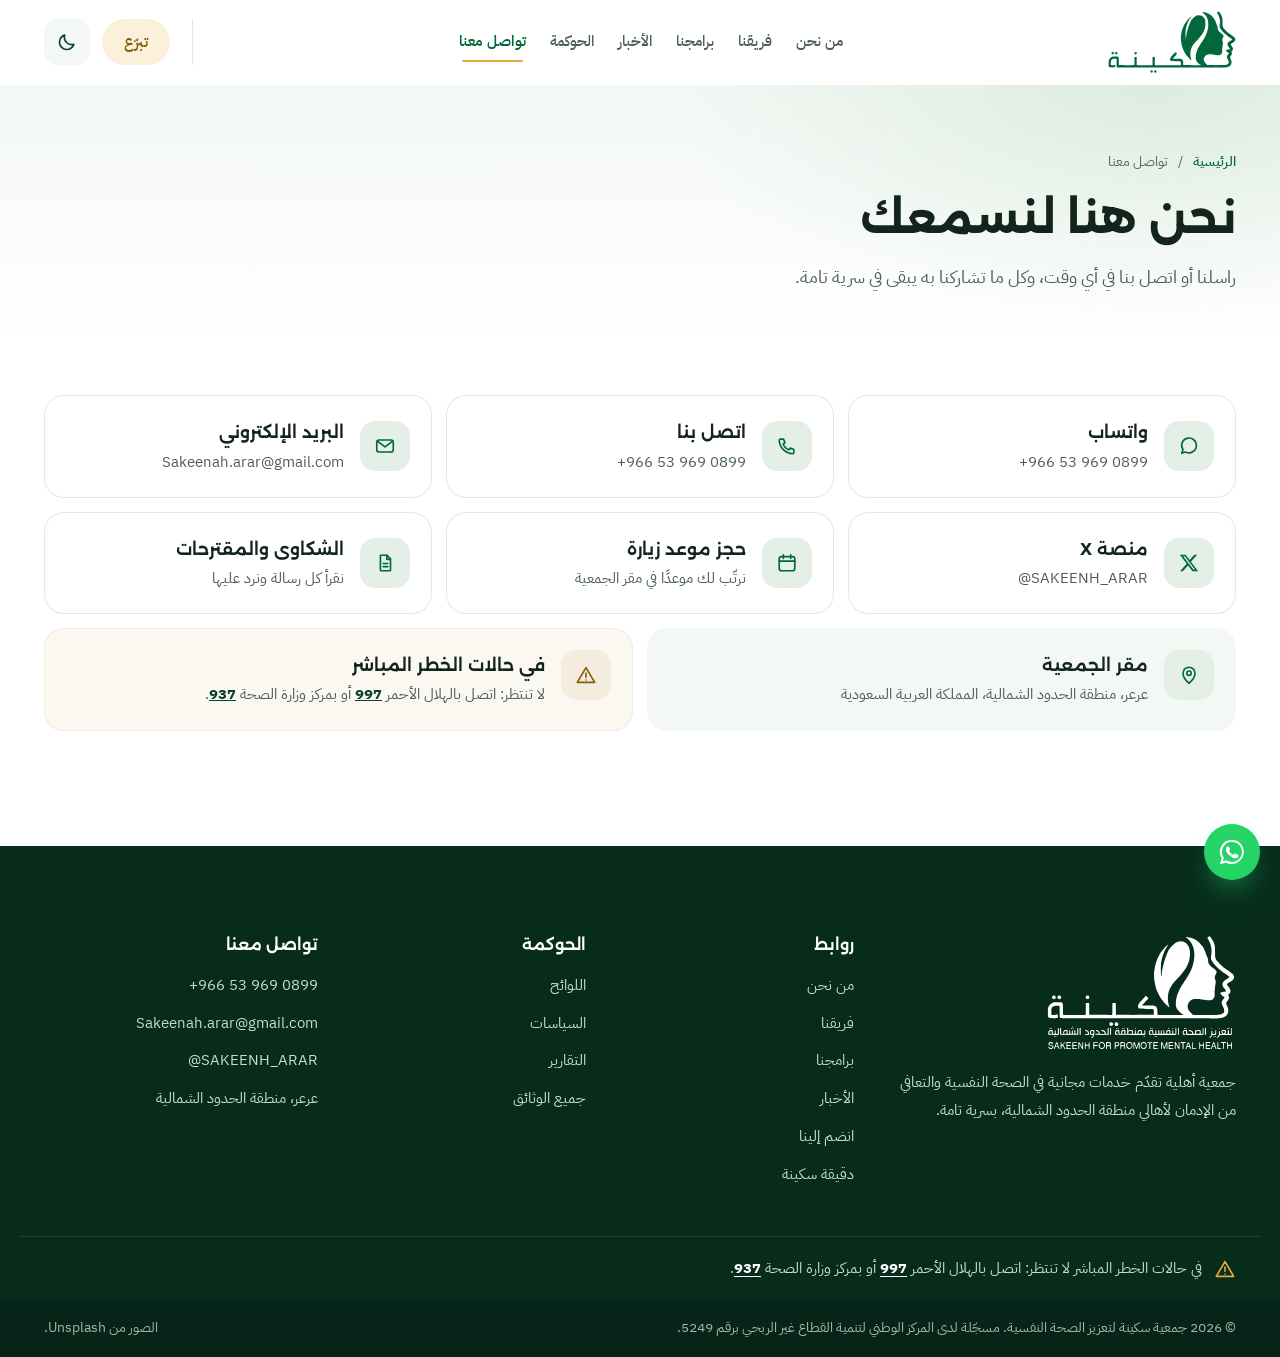
<file: contact.html>
<!doctype html>
<html lang="ar" dir="rtl">
<head>
<meta charset="utf-8">
<meta name="viewport" content="width=device-width, initial-scale=1, viewport-fit=cover">
<title>تواصل معنا | جمعية سكينة لتعزيز الصحة النفسية</title>
<meta name="description" content="تواصل مع جمعية سكينة لتعزيز الصحة النفسية في عرعر عبر واتساب أو الهاتف أو البريد الإلكتروني، أو احجز موعد زيارة.">
<meta name="theme-color" content="#00683A">
<link rel="icon" href="assets/brand/mark-green.svg" type="image/svg+xml">
<link rel="preconnect" href="https://fonts.googleapis.com">
<link rel="preconnect" href="https://fonts.gstatic.com" crossorigin>
<link rel="stylesheet" href="https://fonts.googleapis.com/css2?family=Alexandria:wght@400;500;600;700&family=IBM+Plex+Mono:wght@500;600&family=IBM+Plex+Sans+Arabic:wght@400;500;600;700&display=swap">
<link rel="stylesheet" href="styles.css?v=8f23e8a3">
<link rel="stylesheet" href="about.css?v=d834de7f">
<link rel="stylesheet" href="site.css?v=c69e7972">
<script>(function(){var d=document.documentElement,t;d.classList.add("js");try{t=localStorage.getItem("theme")}catch(e){}if(t!=="light"&&t!=="dark")t=matchMedia("(prefers-color-scheme: dark)").matches?"dark":"light";d.setAttribute("data-theme",t)})()</script>
</head>
<body>

<a class="skip" href="#main">تخطَّ إلى المحتوى</a>

<header class="header">
  <div class="container header-in">
    <a class="brand" href="index.html" aria-label="جمعية سكينة، الصفحة الرئيسية">
      <img src="assets/brand/logo-green.svg" alt="" width="1057" height="512">
    </a>
    <nav class="nav" id="nav" aria-label="القائمة الرئيسية">
      <a class="nav-home" href="index.html"><svg class="ic" viewBox="0 0 24 24" aria-hidden="true"><path d="M4 10.5 12 4l8 6.5V20a1 1 0 0 1-1 1h-4.5v-6h-5v6H5a1 1 0 0 1-1-1v-9.5Z"/></svg><span>الرئيسية</span></a>
      <a href="about.html"><svg class="ic" viewBox="0 0 24 24" aria-hidden="true"><path d="M12 20V10"/><path d="M12 13c-4 0-6-2.5-6-6 4 0 6 2.5 6 6Z"/><path d="M12 11c0-3.5 2-6 6-6 0 3.5-2 6-6 6Z"/></svg><span>من نحن</span></a>
      <a href="team.html"><svg class="ic" viewBox="0 0 24 24" aria-hidden="true"><circle cx="9" cy="8.5" r="3"/><path d="M3.5 19a5.5 5.5 0 0 1 11 0"/><circle cx="17" cy="9.5" r="2.4"/><path d="M15.5 14.2a4.5 4.5 0 0 1 5 4.8"/></svg><span>فريقنا</span></a>
      <a href="services.html"><svg class="ic" viewBox="0 0 24 24" aria-hidden="true"><path d="M12 20s-7-4.4-7-10a4 4 0 0 1 7-2.6A4 4 0 0 1 19 10c0 5.6-7 10-7 10Z"/></svg><span>برامجنا</span></a>
      <a href="news.html"><svg class="ic" viewBox="0 0 24 24" aria-hidden="true"><rect x="3.5" y="4.5" width="17" height="15" rx="2.5"/><path d="M7.5 9h9M7.5 12.5h9M7.5 16h5"/></svg><span>الأخبار</span></a>
      <a href="governance.html"><svg class="ic" viewBox="0 0 24 24" aria-hidden="true"><path d="M12 3 4.5 6v5.5c0 4.6 3.1 8.5 7.5 9.5 4.4-1 7.5-4.9 7.5-9.5V6L12 3Z"/><path d="m8.8 12 2.2 2.2 4.3-4.4"/></svg><span>الحوكمة</span></a>
      <a href="contact.html" aria-current="page"><svg class="ic" viewBox="0 0 24 24" aria-hidden="true"><path d="M5 4.5h3.2l1.6 4-2 1.3a10.5 10.5 0 0 0 6.4 6.4l1.3-2 4 1.6V19a1.5 1.5 0 0 1-1.5 1.5A15.5 15.5 0 0 1 3.5 6 1.5 1.5 0 0 1 5 4.5Z"/></svg><span>تواصل معنا</span></a>
      <a class="nav-extra" href="join.html"><svg class="ic" viewBox="0 0 24 24" aria-hidden="true"><path d="M7 11V6.5a1.5 1.5 0 0 1 3 0V11M10 10V5a1.5 1.5 0 0 1 3 0v5M13 10V6a1.5 1.5 0 0 1 3 0v6"/><path d="M16 9.5a1.5 1.5 0 0 1 3 0V14a7 7 0 0 1-7 7h-.5A6.5 6.5 0 0 1 5 15.5L3.8 12.6a1.4 1.4 0 0 1 2.4-1.4L7 12.5"/></svg><span>انضم إلينا</span></a>
      <div class="nav-contact">
        <a href="https://wa.me/966539690899" target="_blank" rel="noopener" dir="ltr">+966 53 969 0899</a>
        <a href="mailto:Sakeenah.arar@gmail.com" dir="ltr">Sakeenah.arar@gmail.com</a>
      </div>
    </nav>
    <div class="header-actions">
      <a class="btn btn--gold-soft" href="donate.html">تبرّع</a>
      <button class="theme-toggle" type="button" aria-pressed="false" aria-label="تفعيل الوضع الليلي"><svg class="ic ic-moon" viewBox="0 0 24 24" aria-hidden="true"><path d="M19.5 14.5A8 8 0 0 1 9.5 4.5a8 8 0 1 0 10 10Z"/></svg><svg class="ic ic-sun" viewBox="0 0 24 24" aria-hidden="true"><circle cx="12" cy="12" r="4"/><path d="M12 2.5v2M12 19.5v2M2.5 12h2M19.5 12h2M5.3 5.3l1.4 1.4M17.3 17.3l1.4 1.4M5.3 18.7l1.4-1.4M17.3 6.7l1.4-1.4"/></svg></button>
      <button class="burger" type="button" aria-expanded="false" aria-controls="nav" aria-label="فتح القائمة"><span></span><span></span><span></span></button>
    </div>
  </div>
</header>

<main id="main">

  <!-- رأس الصفحة -->
  <section class="phero">
    <div class="container">
      <nav class="crumbs reveal" aria-label="مسار التصفح">
        <a href="index.html">الرئيسية</a><span aria-hidden="true">/</span><span aria-current="page">تواصل معنا</span>
      </nav>
      <h1 class="reveal">نحن هنا لنسمعك</h1>
      <p class="reveal">راسلنا أو اتصل بنا في أي وقت، وكل ما تشاركنا به يبقى في سرية تامة.</p>
    </div>
  </section>

  <!-- قنوات التواصل -->
  <section class="section contact" aria-label="قنوات التواصل">
    <div class="container">
      <div class="cgrid">
        <a class="ccard reveal" href="https://wa.me/966539690899" target="_blank" rel="noopener"><span class="ccard-ic"><svg class="ic" viewBox="0 0 24 24" aria-hidden="true"><path d="M20 11.5a8 8 0 0 1-11.8 7L4 20l1.5-4A8 8 0 1 1 20 11.5Z"/></svg></span><span class="ccard-t"><b>واتساب</b><small dir="ltr">+966 53 969 0899</small></span></a>
        <a class="ccard reveal" href="tel:+966539690899"><span class="ccard-ic"><svg class="ic" viewBox="0 0 24 24" aria-hidden="true"><path d="M5 4.5h3.2l1.6 4-2 1.3a10.5 10.5 0 0 0 6.4 6.4l1.3-2 4 1.6V19a1.5 1.5 0 0 1-1.5 1.5A15.5 15.5 0 0 1 3.5 6 1.5 1.5 0 0 1 5 4.5Z"/></svg></span><span class="ccard-t"><b>اتصل بنا</b><small dir="ltr">+966 53 969 0899</small></span></a>
        <a class="ccard reveal" href="mailto:Sakeenah.arar@gmail.com"><span class="ccard-ic"><svg class="ic" viewBox="0 0 24 24" aria-hidden="true"><rect x="3" y="5.5" width="18" height="13" rx="2.5"/><path d="m4 7 8 6 8-6"/></svg></span><span class="ccard-t"><b>البريد الإلكتروني</b><small dir="ltr">Sakeenah.arar@gmail.com</small></span></a>
        <a class="ccard reveal" href="https://x.com/SAKEENH_ARAR" target="_blank" rel="noopener"><span class="ccard-ic"><svg class="ic ic--fill" viewBox="0 0 24 24" aria-hidden="true"><path d="M17.8 3h3.1l-6.8 7.7L22 21h-6.2l-4.9-6.3L5.3 21H2.2l7.3-8.3L2 3h6.3l4.4 5.8L17.8 3Zm-1.1 16.2h1.7L7.4 4.7H5.6l11.1 14.5Z"/></svg></span><span class="ccard-t"><b>منصة X</b><small dir="ltr">@SAKEENH_ARAR</small></span></a>
        <a class="ccard reveal" href="https://wa.me/966539690899?text=%D8%A7%D9%84%D8%B3%D9%84%D8%A7%D9%85%20%D8%B9%D9%84%D9%8A%D9%83%D9%85%D8%8C%20%D8%A3%D8%B1%D8%BA%D8%A8%20%D9%81%D9%8A%20%D8%AD%D8%AC%D8%B2%20%D9%85%D9%88%D8%B9%D8%AF%20%D9%84%D8%B2%D9%8A%D8%A7%D8%B1%D8%A9%20%D8%A7%D9%84%D8%AC%D9%85%D8%B9%D9%8A%D8%A9" target="_blank" rel="noopener"><span class="ccard-ic"><svg class="ic" viewBox="0 0 24 24" aria-hidden="true"><rect x="3.5" y="5" width="17" height="15.5" rx="2.5"/><path d="M3.5 10h17M8 3v4M16 3v4"/></svg></span><span class="ccard-t"><b>حجز موعد زيارة</b><small>نرتّب لك موعدًا في مقر الجمعية</small></span></a>
        <a class="ccard reveal" href="mailto:Sakeenah.arar@gmail.com?subject=%D8%B4%D9%83%D9%88%D9%89%20%D8%A3%D9%88%20%D9%85%D9%82%D8%AA%D8%B1%D8%AD"><span class="ccard-ic"><svg class="ic" viewBox="0 0 24 24" aria-hidden="true"><path d="M7 3.5h7l4 4V20a.5.5 0 0 1-.5.5h-10A.5.5 0 0 1 7 20V3.5Z"/><path d="M14 3.5V8h4M10 12.5h5M10 16h5"/></svg></span><span class="ccard-t"><b>الشكاوى والمقترحات</b><small>نقرأ كل رسالة ونرد عليها</small></span></a>
      </div>
      <div class="cinfo">
        <div class="cinfo-item reveal"><span class="ccard-ic"><svg class="ic" viewBox="0 0 24 24" aria-hidden="true"><path d="M12 21s-6.5-5.6-6.5-11a6.5 6.5 0 0 1 13 0c0 5.4-6.5 11-6.5 11Z"/><circle cx="12" cy="10" r="2.4"/></svg></span><div><b>مقر الجمعية</b><p>عرعر، منطقة الحدود الشمالية، المملكة العربية السعودية</p></div></div>
        <div class="cinfo-item cinfo-item--alert reveal"><span class="ccard-ic"><svg class="ic" viewBox="0 0 24 24" aria-hidden="true"><path d="M12 4 2.5 20h19L12 4Z"/><path d="M12 10v4.5M12 17.5h.01"/></svg></span><div><b>في حالات الخطر المباشر</b><p>لا تنتظر: اتصل بالهلال الأحمر <a href="tel:997">997</a> أو بمركز وزارة الصحة <a href="tel:937">937</a>.</p></div></div>
      </div>
    </div>
  </section>

</main>

<footer class="footer">
  <div class="container footer-in">
    <div class="footer-brand">
      <img src="assets/brand/logo-full-white.svg" alt="جمعية سكينة لتعزيز الصحة النفسية بمنطقة الحدود الشمالية" width="599" height="369" loading="lazy">
      <p>جمعية أهلية تقدّم خدمات مجانية في الصحة النفسية والتعافي من الإدمان لأهالي منطقة الحدود الشمالية، بسرية تامة.</p>
    </div>
    <div class="footer-col">
      <h3>روابط</h3>
      <ul>
        <li><a href="about.html">من نحن</a></li>
        <li><a href="team.html">فريقنا</a></li>
        <li><a href="services.html">برامجنا</a></li>
        <li><a href="news.html">الأخبار</a></li>
        <li><a href="join.html">انضم إلينا</a></li>
        <li><a href="index.html#breathe">دقيقة سكينة</a></li>
      </ul>
    </div>
    <div class="footer-col">
      <h3>الحوكمة</h3>
      <ul>
        <li><a href="governance.html#regs">اللوائح</a></li>
        <li><a href="governance.html#policies">السياسات</a></li>
        <li><a href="governance.html#reports">التقارير</a></li>
        <li><a href="governance.html">جميع الوثائق</a></li>
      </ul>
    </div>
    <div class="footer-col">
      <h3>تواصل معنا</h3>
      <ul class="footer-contact">
        <li><a href="https://wa.me/966539690899" target="_blank" rel="noopener" dir="ltr">+966 53 969 0899</a></li>
        <li><a href="mailto:Sakeenah.arar@gmail.com" dir="ltr">Sakeenah.arar@gmail.com</a></li>
        <li><a href="https://x.com/SAKEENH_ARAR" target="_blank" rel="noopener" dir="ltr">@SAKEENH_ARAR</a></li>
        <li>عرعر، منطقة الحدود الشمالية</li>
      </ul>
    </div>
  </div>
  <div class="container footer-emergency">
    <svg class="ic" viewBox="0 0 24 24" aria-hidden="true"><path d="M12 4 2.5 20h19L12 4Z"/><path d="M12 10v4.5M12 17.5h.01"/></svg>
    <p>في حالات الخطر المباشر لا تنتظر: اتصل بالهلال الأحمر <a href="tel:997">997</a> أو بمركز وزارة الصحة <a href="tel:937">937</a>.</p>
  </div>
  <div class="footer-bottom">
    <div class="container footer-bottom-in">
      <p>© 2026 جمعية سكينة لتعزيز الصحة النفسية. مسجّلة لدى المركز الوطني لتنمية القطاع غير الربحي برقم 5249.</p>
      <p>الصور من Unsplash.</p>
    </div>
  </div>
</footer>



<a class="wa-float" href="https://wa.me/966539690899" target="_blank" rel="noopener" aria-label="تواصل معنا عبر واتساب">
  <svg viewBox="0 0 24 24" aria-hidden="true"><path fill="currentColor" d="M12 2.2a9.7 9.7 0 0 0-8.3 14.8L2.3 21.8l4.9-1.3A9.7 9.7 0 1 0 12 2.2Zm0 17.7a8 8 0 0 1-4.1-1.1l-.3-.2-2.9.8.8-2.8-.2-.3A8 8 0 1 1 12 19.9Zm4.4-6c-.2-.1-1.4-.7-1.7-.8-.2-.1-.4-.1-.5.1l-.8.9c-.1.2-.3.2-.5.1a6.5 6.5 0 0 1-3.2-2.8c-.2-.4.2-.4.7-1.3.1-.2 0-.3 0-.4l-.8-1.8c-.2-.5-.4-.4-.5-.4h-.5a.9.9 0 0 0-.7.3 2.8 2.8 0 0 0-.9 2.1 4.9 4.9 0 0 0 1 2.6 11.2 11.2 0 0 0 4.3 3.8c1.6.7 2.2.7 3 .6a2.6 2.6 0 0 0 1.7-1.2 2.1 2.1 0 0 0 .1-1.2c0-.1-.2-.2-.4-.3Z"/></svg>
</a>

<script src="main.js?v=59d5ffa9" defer></script>
</body>
</html>
</file>
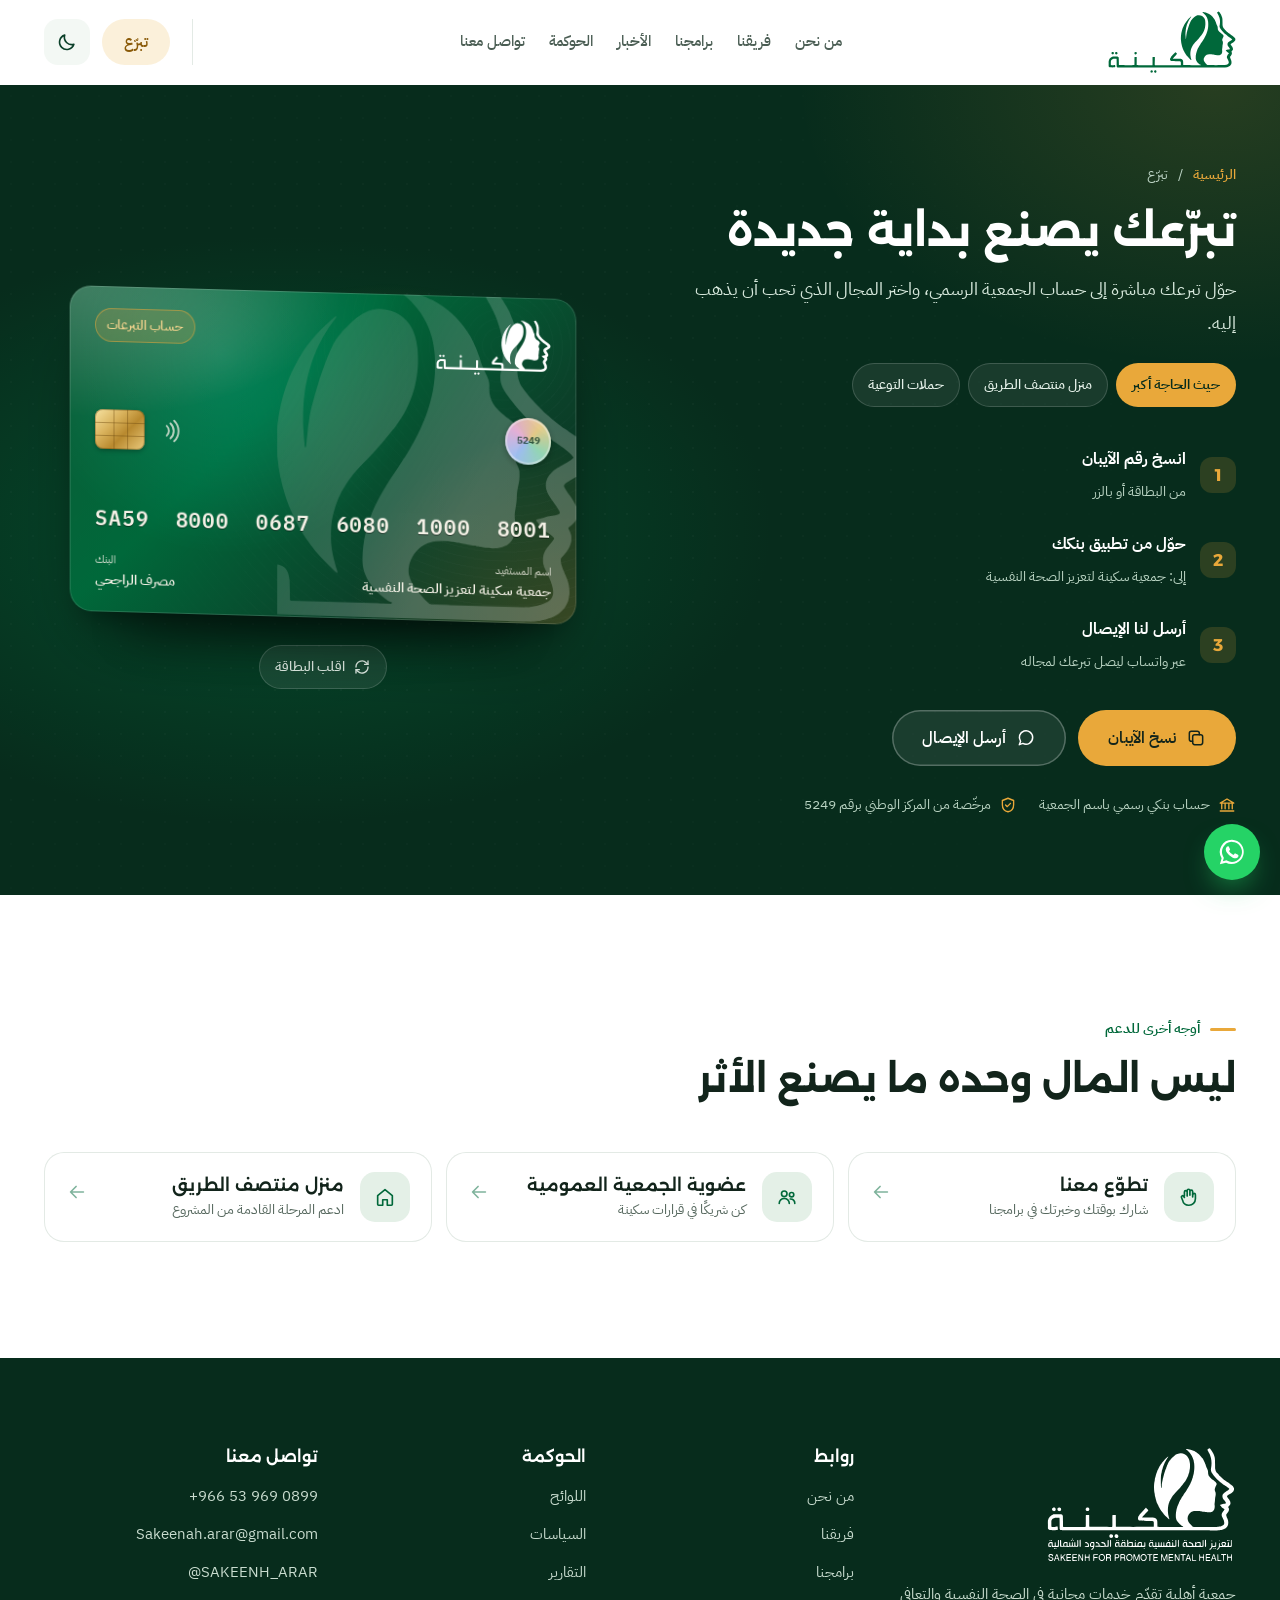
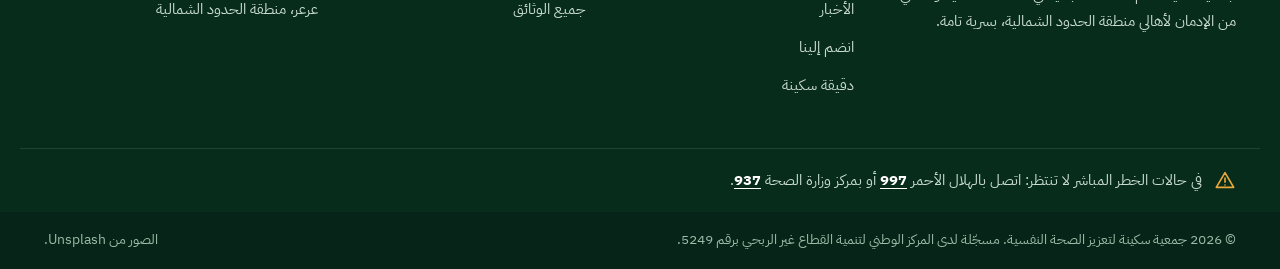
<file: donate.html>
<!doctype html>
<html lang="ar" dir="rtl">
<head>
<meta charset="utf-8">
<meta name="viewport" content="width=device-width, initial-scale=1, viewport-fit=cover">
<title>تبرّع | جمعية سكينة لتعزيز الصحة النفسية</title>
<meta name="description" content="تبرّع لجمعية سكينة لتعزيز الصحة النفسية عبر حسابها البنكي الرسمي، واختر مجال تبرعك.">
<meta name="theme-color" content="#00683A">
<link rel="icon" href="assets/brand/mark-green.svg" type="image/svg+xml">
<link rel="preconnect" href="https://fonts.googleapis.com">
<link rel="preconnect" href="https://fonts.gstatic.com" crossorigin>
<link rel="stylesheet" href="https://fonts.googleapis.com/css2?family=Alexandria:wght@400;500;600;700&family=IBM+Plex+Mono:wght@500;600&family=IBM+Plex+Sans+Arabic:wght@400;500;600;700&display=swap">
<link rel="stylesheet" href="styles.css?v=8f23e8a3">
<link rel="stylesheet" href="about.css?v=d834de7f">
<link rel="stylesheet" href="site.css?v=c69e7972">
<script>(function(){var d=document.documentElement,t;d.classList.add("js");try{t=localStorage.getItem("theme")}catch(e){}if(t!=="light"&&t!=="dark")t=matchMedia("(prefers-color-scheme: dark)").matches?"dark":"light";d.setAttribute("data-theme",t)})()</script>
</head>
<body>

<a class="skip" href="#main">تخطَّ إلى المحتوى</a>

<header class="header">
  <div class="container header-in">
    <a class="brand" href="index.html" aria-label="جمعية سكينة، الصفحة الرئيسية">
      <img src="assets/brand/logo-green.svg" alt="" width="1057" height="512">
    </a>
    <nav class="nav" id="nav" aria-label="القائمة الرئيسية">
      <a class="nav-home" href="index.html"><svg class="ic" viewBox="0 0 24 24" aria-hidden="true"><path d="M4 10.5 12 4l8 6.5V20a1 1 0 0 1-1 1h-4.5v-6h-5v6H5a1 1 0 0 1-1-1v-9.5Z"/></svg><span>الرئيسية</span></a>
      <a href="about.html"><svg class="ic" viewBox="0 0 24 24" aria-hidden="true"><path d="M12 20V10"/><path d="M12 13c-4 0-6-2.5-6-6 4 0 6 2.5 6 6Z"/><path d="M12 11c0-3.5 2-6 6-6 0 3.5-2 6-6 6Z"/></svg><span>من نحن</span></a>
      <a href="team.html"><svg class="ic" viewBox="0 0 24 24" aria-hidden="true"><circle cx="9" cy="8.5" r="3"/><path d="M3.5 19a5.5 5.5 0 0 1 11 0"/><circle cx="17" cy="9.5" r="2.4"/><path d="M15.5 14.2a4.5 4.5 0 0 1 5 4.8"/></svg><span>فريقنا</span></a>
      <a href="services.html"><svg class="ic" viewBox="0 0 24 24" aria-hidden="true"><path d="M12 20s-7-4.4-7-10a4 4 0 0 1 7-2.6A4 4 0 0 1 19 10c0 5.6-7 10-7 10Z"/></svg><span>برامجنا</span></a>
      <a href="news.html"><svg class="ic" viewBox="0 0 24 24" aria-hidden="true"><rect x="3.5" y="4.5" width="17" height="15" rx="2.5"/><path d="M7.5 9h9M7.5 12.5h9M7.5 16h5"/></svg><span>الأخبار</span></a>
      <a href="governance.html"><svg class="ic" viewBox="0 0 24 24" aria-hidden="true"><path d="M12 3 4.5 6v5.5c0 4.6 3.1 8.5 7.5 9.5 4.4-1 7.5-4.9 7.5-9.5V6L12 3Z"/><path d="m8.8 12 2.2 2.2 4.3-4.4"/></svg><span>الحوكمة</span></a>
      <a href="contact.html"><svg class="ic" viewBox="0 0 24 24" aria-hidden="true"><path d="M5 4.5h3.2l1.6 4-2 1.3a10.5 10.5 0 0 0 6.4 6.4l1.3-2 4 1.6V19a1.5 1.5 0 0 1-1.5 1.5A15.5 15.5 0 0 1 3.5 6 1.5 1.5 0 0 1 5 4.5Z"/></svg><span>تواصل معنا</span></a>
      <a class="nav-extra" href="join.html"><svg class="ic" viewBox="0 0 24 24" aria-hidden="true"><path d="M7 11V6.5a1.5 1.5 0 0 1 3 0V11M10 10V5a1.5 1.5 0 0 1 3 0v5M13 10V6a1.5 1.5 0 0 1 3 0v6"/><path d="M16 9.5a1.5 1.5 0 0 1 3 0V14a7 7 0 0 1-7 7h-.5A6.5 6.5 0 0 1 5 15.5L3.8 12.6a1.4 1.4 0 0 1 2.4-1.4L7 12.5"/></svg><span>انضم إلينا</span></a>
      <div class="nav-contact">
        <a href="https://wa.me/966539690899" target="_blank" rel="noopener" dir="ltr">+966 53 969 0899</a>
        <a href="mailto:Sakeenah.arar@gmail.com" dir="ltr">Sakeenah.arar@gmail.com</a>
      </div>
    </nav>
    <div class="header-actions">
      <a class="btn btn--gold-soft" href="donate.html">تبرّع</a>
      <button class="theme-toggle" type="button" aria-pressed="false" aria-label="تفعيل الوضع الليلي"><svg class="ic ic-moon" viewBox="0 0 24 24" aria-hidden="true"><path d="M19.5 14.5A8 8 0 0 1 9.5 4.5a8 8 0 1 0 10 10Z"/></svg><svg class="ic ic-sun" viewBox="0 0 24 24" aria-hidden="true"><circle cx="12" cy="12" r="4"/><path d="M12 2.5v2M12 19.5v2M2.5 12h2M19.5 12h2M5.3 5.3l1.4 1.4M17.3 17.3l1.4 1.4M5.3 18.7l1.4-1.4M17.3 6.7l1.4-1.4"/></svg></button>
      <button class="burger" type="button" aria-expanded="false" aria-controls="nav" aria-label="فتح القائمة"><span></span><span></span><span></span></button>
    </div>
  </div>
</header>

<main id="main">

  <!-- ادعم سكينة -->
  <section class="donate donate--page" id="support" aria-labelledby="support-h">
    <div class="container donate-in">
      <div class="donate-text">
        <nav class="crumbs crumbs--light reveal" aria-label="مسار التصفح"><a href="index.html">الرئيسية</a><span aria-hidden="true">/</span><span aria-current="page">تبرّع</span></nav>
        <h1 id="support-h" class="reveal">تبرّعك يصنع بداية جديدة</h1>
        <p class="donate-lede reveal">حوّل تبرعك مباشرة إلى حساب الجمعية الرسمي، واختر المجال الذي تحب أن يذهب إليه.</p>
        <div class="purposes reveal" role="radiogroup" aria-label="مجال التبرع">
          <button type="button" role="radio" aria-checked="true" class="purpose is-on">حيث الحاجة أكبر</button>
          <button type="button" role="radio" aria-checked="false" class="purpose">منزل منتصف الطريق</button>
          <button type="button" role="radio" aria-checked="false" class="purpose">حملات التوعية</button>
        </div>
        <ol class="donate-steps reveal">
          <li><span class="step-n">1</span><div><b>انسخ رقم الآيبان</b><small>من البطاقة أو بالزر</small></div></li>
          <li><span class="step-n">2</span><div><b>حوّل من تطبيق بنكك</b><small>إلى: جمعية سكينة لتعزيز الصحة النفسية</small></div></li>
          <li><span class="step-n">3</span><div><b>أرسل لنا الإيصال</b><small>عبر واتساب ليصل تبرعك لمجاله</small></div></li>
        </ol>
        <div class="donate-cta reveal">
          <button class="btn btn--gold btn--lg" type="button" data-copy="SA5980000687608010008001" data-copy-label="رقم الآيبان"><svg class="ic" viewBox="0 0 24 24" aria-hidden="true"><rect x="8" y="8" width="12" height="12" rx="2.5"/><path d="M16 8V6.5A2.5 2.5 0 0 0 13.5 4h-7A2.5 2.5 0 0 0 4 6.5v7A2.5 2.5 0 0 0 6.5 16H8"/></svg><span>نسخ الآيبان</span></button>
          <a class="btn btn--glass btn--lg receipt-link" href="https://wa.me/966539690899" target="_blank" rel="noopener"><svg class="ic" viewBox="0 0 24 24" aria-hidden="true"><path d="M20 11.5a8 8 0 0 1-11.8 7L4 20l1.5-4A8 8 0 1 1 20 11.5Z"/></svg>أرسل الإيصال</a>
        </div>
        <ul class="donate-trust reveal">
          <li><svg class="ic" viewBox="0 0 24 24" aria-hidden="true"><path d="M3 9.5 12 4l9 5.5H3Z"/><path d="M5 10v7M9.5 10v7M14.5 10v7M19 10v7M3 20h18"/></svg>حساب بنكي رسمي باسم الجمعية</li>
          <li><svg class="ic" viewBox="0 0 24 24" aria-hidden="true"><path d="M12 3 4.5 6v5.5c0 4.6 3.1 8.5 7.5 9.5 4.4-1 7.5-4.9 7.5-9.5V6L12 3Z"/><path d="m8.8 12 2.2 2.2 4.3-4.4"/></svg>مرخّصة من المركز الوطني برقم 5249</li>
        </ul>
      </div>

      <div class="card-stage reveal">
        <div class="bank-card" tabindex="0" role="button" aria-pressed="false" aria-label="بطاقة حساب التبرعات، اضغط لقلبها">
          <div class="card-inner">
            <div class="card-face card-front">
              <span class="card-pattern" aria-hidden="true"></span>
              <span class="card-glare" aria-hidden="true"></span>
              <div class="card-top">
                <img class="card-logo" src="assets/brand/logo-white.svg" alt="" width="1057" height="512">
                <span class="card-type">حساب التبرعات</span>
              </div>
              <div class="card-mid">
                <span class="chip" aria-hidden="true"><i></i><i></i><i></i><i></i></span>
                <svg class="nfc" viewBox="0 0 24 24" aria-hidden="true"><path d="M8 7.5a6 6 0 0 1 0 9M11.5 5a9.5 9.5 0 0 1 0 14M15 2.5a13 13 0 0 1 0 19"/></svg>
                <span class="holo" aria-hidden="true">5249</span>
              </div>
              <p class="card-iban" dir="ltr"><span>SA59</span><span>8000</span><span>0687</span><span>6080</span><span>1000</span><span>8001</span></p>
              <div class="card-bottom">
                <div><small>اسم المستفيد</small><b>جمعية سكينة لتعزيز الصحة النفسية</b></div>
                <div class="card-bank"><small>البنك</small><b>مصرف الراجحي</b></div>
              </div>
            </div>
            <div class="card-face card-back">
              <span class="card-stripe" aria-hidden="true"></span>
              <div class="card-back-body">
                <div class="qr-box"><svg class="qr" role="img" aria-label="رمز QR لرقم الآيبان" xmlns="http://www.w3.org/2000/svg" viewBox="0 0 25 25"><path stroke="#072c1c" d="M0 0.5h7m2 0h1m1 0h3m1 0h1m2 0h7m-25 1h1m5 0h1m1 0h1m1 0h1m2 0h1m4 0h1m5 0h1m-25 1h1m1 0h3m1 0h1m1 0h3m5 0h1m1 0h1m1 0h3m1 0h1m-25 1h1m1 0h3m1 0h1m2 0h3m2 0h1m3 0h1m1 0h3m1 0h1m-25 1h1m1 0h3m1 0h1m7 0h1m3 0h1m1 0h3m1 0h1m-25 1h1m5 0h1m3 0h1m2 0h1m2 0h1m1 0h1m5 0h1m-25 1h7m1 0h1m1 0h1m1 0h1m1 0h1m1 0h1m1 0h7m-16 1h1m1 0h2m-12 1h3m1 0h2m2 0h1m1 0h1m1 0h1m2 0h1m5 0h2m-23 1h1m1 0h3m2 0h1m2 0h5m1 0h1m5 0h2m-24 1h1m1 0h1m2 0h2m1 0h2m2 0h1m3 0h2m1 0h1m3 0h1m-21 1h1m2 0h1m7 0h2m4 0h3m-22 1h3m1 0h1m1 0h1m3 0h1m1 0h1m1 0h1m3 0h1m3 0h1m-23 1h1m1 0h2m2 0h1m1 0h3m1 0h1m1 0h1m1 0h2m2 0h3m-24 1h1m2 0h3m3 0h1m1 0h3m1 0h2m5 0h1m-24 1h1m1 0h2m4 0h2m2 0h1m2 0h1m2 0h4m1 0h1m-22 1h1m3 0h1m3 0h3m1 0h1m1 0h5m3 0h1m-17 1h1m1 0h2m1 0h1m2 0h1m3 0h1m1 0h1m-23 1h7m2 0h4m2 0h2m1 0h1m1 0h2m1 0h2m-25 1h1m5 0h1m1 0h1m7 0h1m3 0h1m2 0h1m-24 1h1m1 0h3m1 0h1m4 0h3m2 0h5m1 0h3m-25 1h1m1 0h3m1 0h1m1 0h2m1 0h1m2 0h2m2 0h1m1 0h2m2 0h1m-25 1h1m1 0h3m1 0h1m1 0h1m2 0h1m1 0h2m2 0h1m2 0h1m2 0h1m-24 1h1m5 0h1m1 0h1m1 0h1m2 0h1m1 0h2m2 0h2m1 0h1m1 0h1m-25 1h7m4 0h4m1 0h1m2 0h1m1 0h1m2 0h1"/></svg><small>امسح لقراءة الآيبان</small></div>
                <div class="back-rows">
                  <div class="back-row"><small>الآيبان</small><b dir="ltr">SA59 8000 0687 6080 1000 8001</b><button type="button" class="mini-copy" data-copy="SA5980000687608010008001" data-copy-label="رقم الآيبان" aria-label="نسخ رقم الآيبان"><svg class="ic" viewBox="0 0 24 24" aria-hidden="true"><rect x="8" y="8" width="12" height="12" rx="2.5"/><path d="M16 8V6.5A2.5 2.5 0 0 0 13.5 4h-7A2.5 2.5 0 0 0 4 6.5v7A2.5 2.5 0 0 0 6.5 16H8"/></svg></button></div>
                  <div class="back-row"><small>اسم المستفيد</small><b>جمعية سكينة لتعزيز الصحة النفسية</b><button type="button" class="mini-copy" data-copy="جمعية سكينة لتعزيز الصحة النفسية" data-copy-label="اسم المستفيد" aria-label="نسخ اسم المستفيد"><svg class="ic" viewBox="0 0 24 24" aria-hidden="true"><rect x="8" y="8" width="12" height="12" rx="2.5"/><path d="M16 8V6.5A2.5 2.5 0 0 0 13.5 4h-7A2.5 2.5 0 0 0 4 6.5v7A2.5 2.5 0 0 0 6.5 16H8"/></svg></button></div>
                  <div class="back-row"><small>الترخيص</small><b>5249 · المركز الوطني لتنمية القطاع غير الربحي</b></div>
                </div>
              </div>
            </div>
          </div>
        </div>
        <span class="card-shadow" aria-hidden="true"></span>
        <button class="flip-btn" type="button"><svg class="ic" viewBox="0 0 24 24" aria-hidden="true"><path d="M4 12a8 8 0 0 1 13.7-5.6L20 8.5"/><path d="M20 4v4.5h-4.5"/><path d="M20 12a8 8 0 0 1-13.7 5.6L4 15.5"/><path d="M4 20v-4.5h4.5"/></svg><span>اقلب البطاقة</span></button>
      </div>
    </div>
    <p class="toast" role="status" aria-live="polite"></p>
  </section>

  <!-- أوجه أخرى للدعم -->
  <section class="section" aria-labelledby="more-h">
    <div class="container">
      <div class="section-head reveal">
        <p class="kicker">أوجه أخرى للدعم</p>
        <h2 id="more-h">ليس المال وحده ما يصنع الأثر</h2>
      </div>
      <div class="xgrid xgrid--3">
        <a class="xcard reveal" href="join.html#volunteer"><span class="xcard-ic"><svg class="ic" viewBox="0 0 24 24" aria-hidden="true"><path d="M7 11V6.5a1.5 1.5 0 0 1 3 0V11M10 10V5a1.5 1.5 0 0 1 3 0v5M13 10V6a1.5 1.5 0 0 1 3 0v6"/><path d="M16 9.5a1.5 1.5 0 0 1 3 0V14a7 7 0 0 1-7 7h-.5A6.5 6.5 0 0 1 5 15.5L3.8 12.6a1.4 1.4 0 0 1 2.4-1.4L7 12.5"/></svg></span><span class="xcard-t"><b>تطوّع معنا</b><small>شارك بوقتك وخبرتك في برامجنا</small></span><span class="xcard-go" aria-hidden="true"><svg class="ic" viewBox="0 0 24 24" aria-hidden="true"><path d="M19 12H5M11 6l-6 6 6 6"/></svg></span></a>
        <a class="xcard reveal" href="join.html"><span class="xcard-ic"><svg class="ic" viewBox="0 0 24 24" aria-hidden="true"><circle cx="9" cy="8.5" r="3"/><path d="M3.5 19a5.5 5.5 0 0 1 11 0"/><circle cx="17" cy="9.5" r="2.4"/><path d="M15.5 14.2a4.5 4.5 0 0 1 5 4.8"/></svg></span><span class="xcard-t"><b>عضوية الجمعية العمومية</b><small>كن شريكًا في قرارات سكينة</small></span><span class="xcard-go" aria-hidden="true"><svg class="ic" viewBox="0 0 24 24" aria-hidden="true"><path d="M19 12H5M11 6l-6 6 6 6"/></svg></span></a>
        <a class="xcard reveal" href="services.html#halfway"><span class="xcard-ic"><svg class="ic" viewBox="0 0 24 24" aria-hidden="true"><path d="M4 10.5 12 4l8 6.5V20a1 1 0 0 1-1 1h-4.5v-6h-5v6H5a1 1 0 0 1-1-1v-9.5Z"/></svg></span><span class="xcard-t"><b>منزل منتصف الطريق</b><small>ادعم المرحلة القادمة من المشروع</small></span><span class="xcard-go" aria-hidden="true"><svg class="ic" viewBox="0 0 24 24" aria-hidden="true"><path d="M19 12H5M11 6l-6 6 6 6"/></svg></span></a>
      </div>
    </div>
  </section>

</main>

<footer class="footer">
  <div class="container footer-in">
    <div class="footer-brand">
      <img src="assets/brand/logo-full-white.svg" alt="جمعية سكينة لتعزيز الصحة النفسية بمنطقة الحدود الشمالية" width="599" height="369" loading="lazy">
      <p>جمعية أهلية تقدّم خدمات مجانية في الصحة النفسية والتعافي من الإدمان لأهالي منطقة الحدود الشمالية، بسرية تامة.</p>
    </div>
    <div class="footer-col">
      <h3>روابط</h3>
      <ul>
        <li><a href="about.html">من نحن</a></li>
        <li><a href="team.html">فريقنا</a></li>
        <li><a href="services.html">برامجنا</a></li>
        <li><a href="news.html">الأخبار</a></li>
        <li><a href="join.html">انضم إلينا</a></li>
        <li><a href="index.html#breathe">دقيقة سكينة</a></li>
      </ul>
    </div>
    <div class="footer-col">
      <h3>الحوكمة</h3>
      <ul>
        <li><a href="governance.html#regs">اللوائح</a></li>
        <li><a href="governance.html#policies">السياسات</a></li>
        <li><a href="governance.html#reports">التقارير</a></li>
        <li><a href="governance.html">جميع الوثائق</a></li>
      </ul>
    </div>
    <div class="footer-col">
      <h3>تواصل معنا</h3>
      <ul class="footer-contact">
        <li><a href="https://wa.me/966539690899" target="_blank" rel="noopener" dir="ltr">+966 53 969 0899</a></li>
        <li><a href="mailto:Sakeenah.arar@gmail.com" dir="ltr">Sakeenah.arar@gmail.com</a></li>
        <li><a href="https://x.com/SAKEENH_ARAR" target="_blank" rel="noopener" dir="ltr">@SAKEENH_ARAR</a></li>
        <li>عرعر، منطقة الحدود الشمالية</li>
      </ul>
    </div>
  </div>
  <div class="container footer-emergency">
    <svg class="ic" viewBox="0 0 24 24" aria-hidden="true"><path d="M12 4 2.5 20h19L12 4Z"/><path d="M12 10v4.5M12 17.5h.01"/></svg>
    <p>في حالات الخطر المباشر لا تنتظر: اتصل بالهلال الأحمر <a href="tel:997">997</a> أو بمركز وزارة الصحة <a href="tel:937">937</a>.</p>
  </div>
  <div class="footer-bottom">
    <div class="container footer-bottom-in">
      <p>© 2026 جمعية سكينة لتعزيز الصحة النفسية. مسجّلة لدى المركز الوطني لتنمية القطاع غير الربحي برقم 5249.</p>
      <p>الصور من Unsplash.</p>
    </div>
  </div>
</footer>



<a class="wa-float" href="https://wa.me/966539690899" target="_blank" rel="noopener" aria-label="تواصل معنا عبر واتساب">
  <svg viewBox="0 0 24 24" aria-hidden="true"><path fill="currentColor" d="M12 2.2a9.7 9.7 0 0 0-8.3 14.8L2.3 21.8l4.9-1.3A9.7 9.7 0 1 0 12 2.2Zm0 17.7a8 8 0 0 1-4.1-1.1l-.3-.2-2.9.8.8-2.8-.2-.3A8 8 0 1 1 12 19.9Zm4.4-6c-.2-.1-1.4-.7-1.7-.8-.2-.1-.4-.1-.5.1l-.8.9c-.1.2-.3.2-.5.1a6.5 6.5 0 0 1-3.2-2.8c-.2-.4.2-.4.7-1.3.1-.2 0-.3 0-.4l-.8-1.8c-.2-.5-.4-.4-.5-.4h-.5a.9.9 0 0 0-.7.3 2.8 2.8 0 0 0-.9 2.1 4.9 4.9 0 0 0 1 2.6 11.2 11.2 0 0 0 4.3 3.8c1.6.7 2.2.7 3 .6a2.6 2.6 0 0 0 1.7-1.2 2.1 2.1 0 0 0 .1-1.2c0-.1-.2-.2-.4-.3Z"/></svg>
</a>

<script src="main.js?v=59d5ffa9" defer></script>
</body>
</html>
</file>
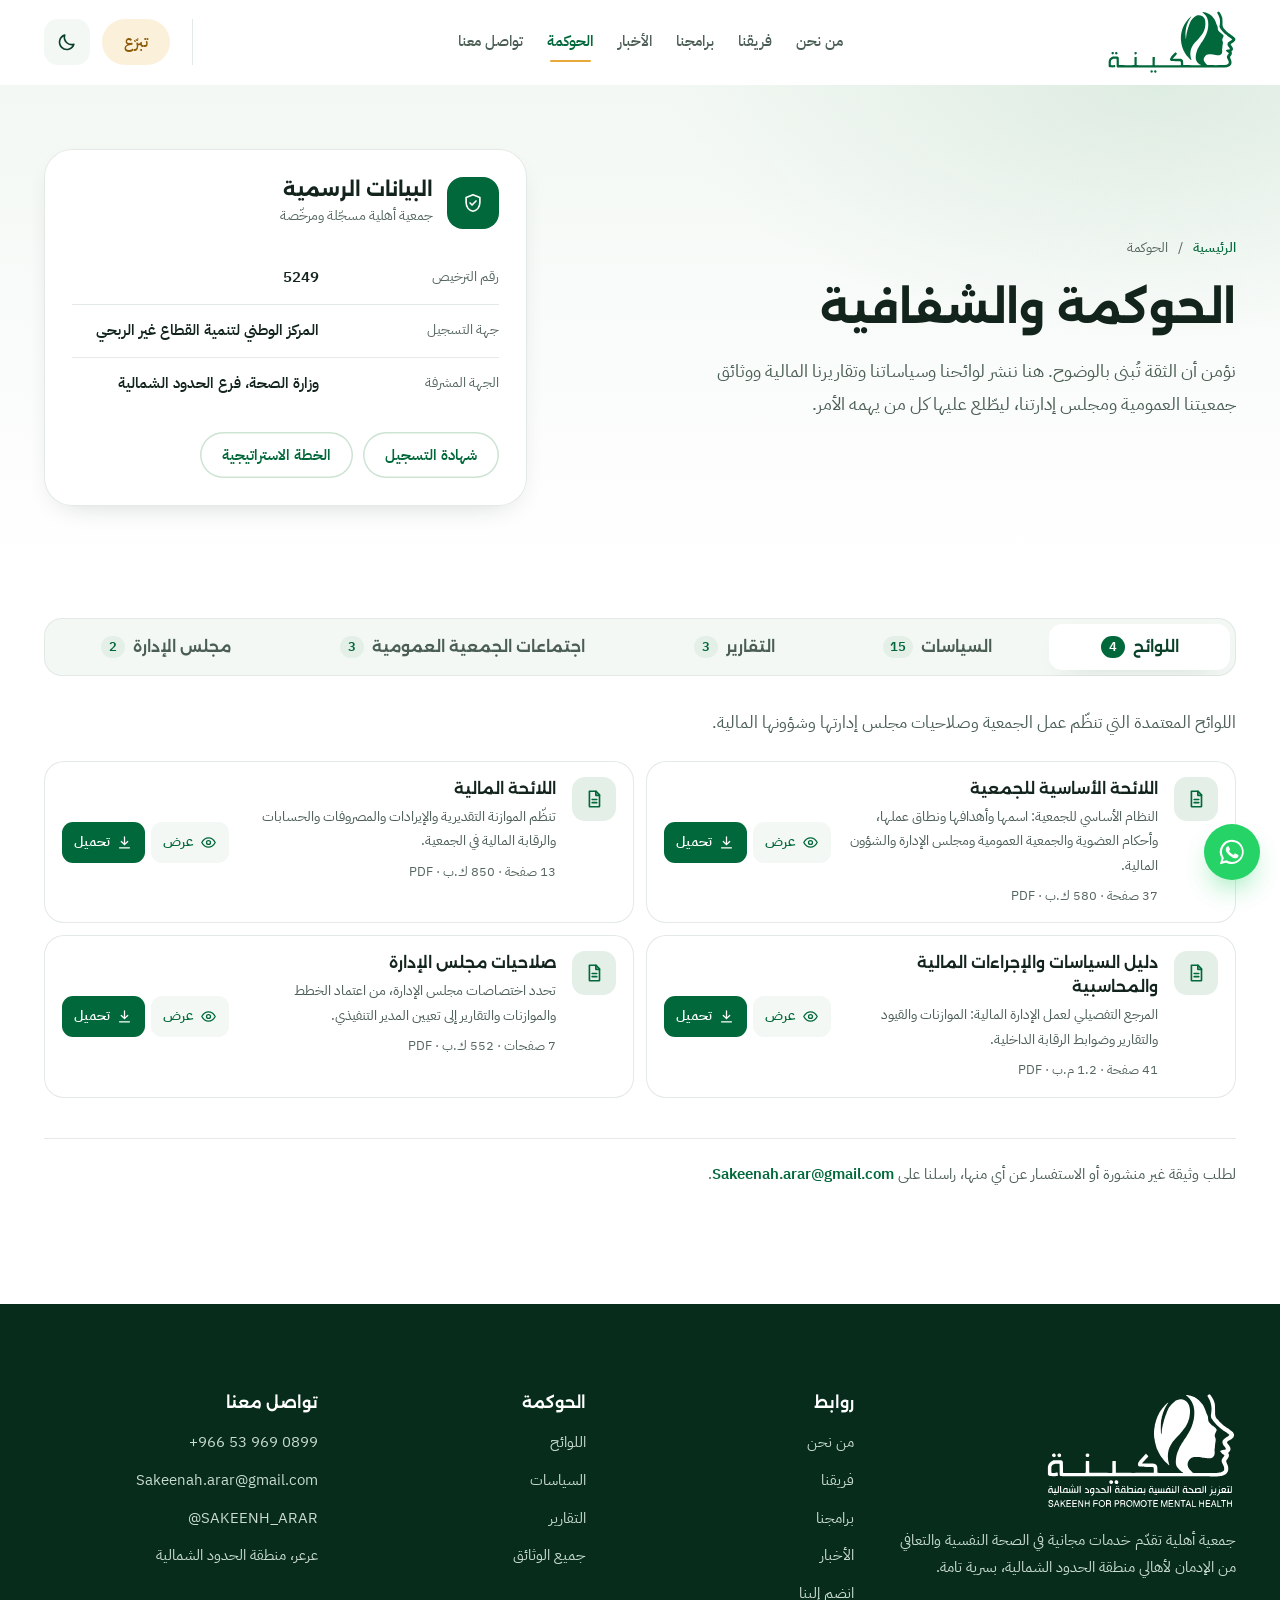
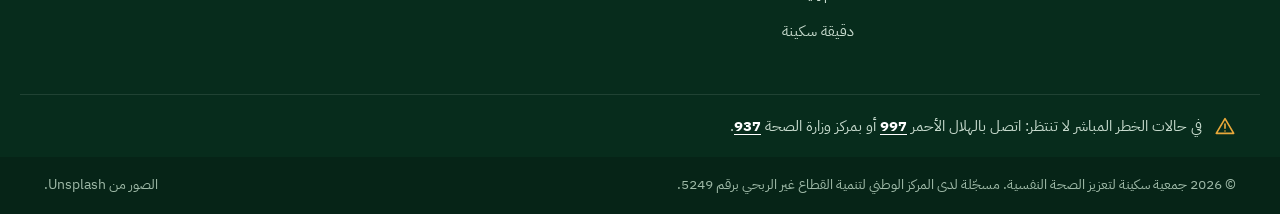
<file: governance.html>
<!doctype html>
<html lang="ar" dir="rtl">
<head>
<meta charset="utf-8">
<meta name="viewport" content="width=device-width, initial-scale=1, viewport-fit=cover">
<title>الحوكمة | جمعية سكينة لتعزيز الصحة النفسية</title>
<meta name="description" content="لوائح جمعية سكينة لتعزيز الصحة النفسية وسياساتها وتقاريرها السنوية وقوائمها المالية ووثائق جمعيتها العمومية ومجلس إدارتها.">
<meta name="theme-color" content="#00683A">
<link rel="icon" href="assets/brand/mark-green.svg" type="image/svg+xml">
<link rel="preconnect" href="https://fonts.googleapis.com">
<link rel="preconnect" href="https://fonts.gstatic.com" crossorigin>
<link rel="stylesheet" href="https://fonts.googleapis.com/css2?family=Alexandria:wght@400;500;600;700&family=IBM+Plex+Mono:wght@500;600&family=IBM+Plex+Sans+Arabic:wght@400;500;600;700&display=swap">
<link rel="stylesheet" href="styles.css?v=8f23e8a3">
<link rel="stylesheet" href="about.css?v=d834de7f">
<link rel="stylesheet" href="governance.css?v=435945c1">
<link rel="stylesheet" href="site.css?v=c69e7972">
<script>(function(){var d=document.documentElement,t;d.classList.add("js");try{t=localStorage.getItem("theme")}catch(e){}if(t!=="light"&&t!=="dark")t=matchMedia("(prefers-color-scheme: dark)").matches?"dark":"light";d.setAttribute("data-theme",t)})()</script>
</head>
<body>

<a class="skip" href="#main">تخطَّ إلى المحتوى</a>

<header class="header">
  <div class="container header-in">
    <a class="brand" href="index.html" aria-label="جمعية سكينة، الصفحة الرئيسية">
      <img src="assets/brand/logo-green.svg" alt="" width="1057" height="512">
    </a>
    <nav class="nav" id="nav" aria-label="القائمة الرئيسية">
      <a class="nav-home" href="index.html"><svg class="ic" viewBox="0 0 24 24" aria-hidden="true"><path d="M4 10.5 12 4l8 6.5V20a1 1 0 0 1-1 1h-4.5v-6h-5v6H5a1 1 0 0 1-1-1v-9.5Z"/></svg><span>الرئيسية</span></a>
      <a href="about.html"><svg class="ic" viewBox="0 0 24 24" aria-hidden="true"><path d="M12 20V10"/><path d="M12 13c-4 0-6-2.5-6-6 4 0 6 2.5 6 6Z"/><path d="M12 11c0-3.5 2-6 6-6 0 3.5-2 6-6 6Z"/></svg><span>من نحن</span></a>
      <a href="team.html"><svg class="ic" viewBox="0 0 24 24" aria-hidden="true"><circle cx="9" cy="8.5" r="3"/><path d="M3.5 19a5.5 5.5 0 0 1 11 0"/><circle cx="17" cy="9.5" r="2.4"/><path d="M15.5 14.2a4.5 4.5 0 0 1 5 4.8"/></svg><span>فريقنا</span></a>
      <a href="services.html"><svg class="ic" viewBox="0 0 24 24" aria-hidden="true"><path d="M12 20s-7-4.4-7-10a4 4 0 0 1 7-2.6A4 4 0 0 1 19 10c0 5.6-7 10-7 10Z"/></svg><span>برامجنا</span></a>
      <a href="news.html"><svg class="ic" viewBox="0 0 24 24" aria-hidden="true"><rect x="3.5" y="4.5" width="17" height="15" rx="2.5"/><path d="M7.5 9h9M7.5 12.5h9M7.5 16h5"/></svg><span>الأخبار</span></a>
      <a href="governance.html" aria-current="page"><svg class="ic" viewBox="0 0 24 24" aria-hidden="true"><path d="M12 3 4.5 6v5.5c0 4.6 3.1 8.5 7.5 9.5 4.4-1 7.5-4.9 7.5-9.5V6L12 3Z"/><path d="m8.8 12 2.2 2.2 4.3-4.4"/></svg><span>الحوكمة</span></a>
      <a href="contact.html"><svg class="ic" viewBox="0 0 24 24" aria-hidden="true"><path d="M5 4.5h3.2l1.6 4-2 1.3a10.5 10.5 0 0 0 6.4 6.4l1.3-2 4 1.6V19a1.5 1.5 0 0 1-1.5 1.5A15.5 15.5 0 0 1 3.5 6 1.5 1.5 0 0 1 5 4.5Z"/></svg><span>تواصل معنا</span></a>
      <a class="nav-extra" href="join.html"><svg class="ic" viewBox="0 0 24 24" aria-hidden="true"><path d="M7 11V6.5a1.5 1.5 0 0 1 3 0V11M10 10V5a1.5 1.5 0 0 1 3 0v5M13 10V6a1.5 1.5 0 0 1 3 0v6"/><path d="M16 9.5a1.5 1.5 0 0 1 3 0V14a7 7 0 0 1-7 7h-.5A6.5 6.5 0 0 1 5 15.5L3.8 12.6a1.4 1.4 0 0 1 2.4-1.4L7 12.5"/></svg><span>انضم إلينا</span></a>
      <div class="nav-contact">
        <a href="https://wa.me/966539690899" target="_blank" rel="noopener" dir="ltr">+966 53 969 0899</a>
        <a href="mailto:Sakeenah.arar@gmail.com" dir="ltr">Sakeenah.arar@gmail.com</a>
      </div>
    </nav>
    <div class="header-actions">
      <a class="btn btn--gold-soft" href="donate.html">تبرّع</a>
      <button class="theme-toggle" type="button" aria-pressed="false" aria-label="تفعيل الوضع الليلي"><svg class="ic ic-moon" viewBox="0 0 24 24" aria-hidden="true"><path d="M19.5 14.5A8 8 0 0 1 9.5 4.5a8 8 0 1 0 10 10Z"/></svg><svg class="ic ic-sun" viewBox="0 0 24 24" aria-hidden="true"><circle cx="12" cy="12" r="4"/><path d="M12 2.5v2M12 19.5v2M2.5 12h2M19.5 12h2M5.3 5.3l1.4 1.4M17.3 17.3l1.4 1.4M5.3 18.7l1.4-1.4M17.3 6.7l1.4-1.4"/></svg></button>
      <button class="burger" type="button" aria-expanded="false" aria-controls="nav" aria-label="فتح القائمة"><span></span><span></span><span></span></button>
    </div>
  </div>
</header>

<main id="main">

  <!-- رأس الصفحة -->
  <section class="page-hero page-hero--gov">
    <div class="container gov-hero-in">
      <div class="page-hero-text">
        <nav class="crumbs reveal" aria-label="مسار التصفح">
          <a href="index.html">الرئيسية</a><span aria-hidden="true">/</span><span aria-current="page">الحوكمة</span>
        </nav>
        <h1 class="reveal">الحوكمة والشفافية</h1>
        <p class="reveal">نؤمن أن الثقة تُبنى بالوضوح. هنا ننشر لوائحنا وسياساتنا وتقاريرنا المالية ووثائق جمعيتنا العمومية ومجلس إدارتنا، ليطّلع عليها كل من يهمه الأمر.</p>
      </div>
      <div class="gov-id reveal">
        <div class="gov-id-head"><span class="gov-id-ic"><svg class="ic" viewBox="0 0 24 24" aria-hidden="true"><path d="M12 3 4.5 6v5.5c0 4.6 3.1 8.5 7.5 9.5 4.4-1 7.5-4.9 7.5-9.5V6L12 3Z"/><path d="m8.8 12 2.2 2.2 4.3-4.4"/></svg></span><div><h2>البيانات الرسمية</h2><p>جمعية أهلية مسجّلة ومرخّصة</p></div></div>
        <dl>
          <div><dt>رقم الترخيص</dt><dd>5249</dd></div>
          <div><dt>جهة التسجيل</dt><dd>المركز الوطني لتنمية القطاع غير الربحي</dd></div>
          <div><dt>الجهة المشرفة</dt><dd>وزارة الصحة، فرع الحدود الشمالية</dd></div>
        </dl>
        <div class="gov-id-links">
          <a class="btn btn--ghost" href="docs/sakeenah-registration-certificate.pdf" download>شهادة التسجيل</a>
          <a class="btn btn--ghost" href="docs/sakeenah-strategic-plan-2023-2026.pdf" download>الخطة الاستراتيجية</a>
        </div>
      </div>
    </div>
  </section>

  <!-- الوثائق -->
  <section class="section gov-docs" aria-label="وثائق الحوكمة">
    <div class="container">
      <div class="gtabs reveal" role="tablist" aria-label="أقسام الوثائق">
        <button class="gtab" type="button" role="tab" id="tab-regs" aria-controls="p-regs" aria-selected="true">اللوائح<span class="gtab-n">4</span></button>
        <button class="gtab" type="button" role="tab" id="tab-policies" aria-controls="p-policies" aria-selected="false" tabindex="-1">السياسات<span class="gtab-n">15</span></button>
        <button class="gtab" type="button" role="tab" id="tab-reports" aria-controls="p-reports" aria-selected="false" tabindex="-1">التقارير<span class="gtab-n">3</span></button>
        <button class="gtab" type="button" role="tab" id="tab-assembly" aria-controls="p-assembly" aria-selected="false" tabindex="-1">اجتماعات الجمعية العمومية<span class="gtab-n">3</span></button>
        <button class="gtab" type="button" role="tab" id="tab-board" aria-controls="p-board" aria-selected="false" tabindex="-1">مجلس الإدارة<span class="gtab-n">2</span></button>
      </div>
      <div class="gpanel" role="tabpanel" id="p-regs" aria-labelledby="tab-regs">
        <p class="gpanel-lead">اللوائح المعتمدة التي تنظّم عمل الجمعية وصلاحيات مجلس إدارتها وشؤونها المالية.</p>
        <ul class="glist">
          <li class="gdoc">
            <span class="gdoc-ic"><svg class="ic" viewBox="0 0 24 24" aria-hidden="true"><path d="M7 3.5h7l4 4V20a.5.5 0 0 1-.5.5h-10A.5.5 0 0 1 7 20V3.5Z"/><path d="M14 3.5V8h4M10 12.5h5M10 16h5"/></svg></span>
            <div class="gdoc-text"><h3><a href="docs/gov/bylaws.pdf" target="_blank" rel="noopener" data-view data-title="اللائحة الأساسية للجمعية">اللائحة الأساسية للجمعية</a></h3><p class="gdoc-sum">النظام الأساسي للجمعية: اسمها وأهدافها ونطاق عملها، وأحكام العضوية والجمعية العمومية ومجلس الإدارة والشؤون المالية.</p><p class="gdoc-meta">37 صفحة · 580 ك.ب · PDF</p></div>
            <div class="gdoc-act">
              <a class="gbtn" href="docs/gov/bylaws.pdf" target="_blank" rel="noopener" data-view data-title="اللائحة الأساسية للجمعية" aria-label="عرض اللائحة الأساسية للجمعية"><svg class="ic" viewBox="0 0 24 24" aria-hidden="true"><path d="M2.5 12S6 5.5 12 5.5 21.5 12 21.5 12 18 18.5 12 18.5 2.5 12 2.5 12Z"/><circle cx="12" cy="12" r="2.8"/></svg><span>عرض</span></a>
              <a class="gbtn gbtn--solid" href="docs/gov/bylaws.pdf" download aria-label="تحميل اللائحة الأساسية للجمعية"><svg class="ic" viewBox="0 0 24 24" aria-hidden="true"><path d="M12 4v11M7.5 10.5 12 15l4.5-4.5M5 19.5h14"/></svg><span>تحميل</span></a>
            </div>
          </li>
          <li class="gdoc">
            <span class="gdoc-ic"><svg class="ic" viewBox="0 0 24 24" aria-hidden="true"><path d="M7 3.5h7l4 4V20a.5.5 0 0 1-.5.5h-10A.5.5 0 0 1 7 20V3.5Z"/><path d="M14 3.5V8h4M10 12.5h5M10 16h5"/></svg></span>
            <div class="gdoc-text"><h3><a href="docs/gov/financial-regulation.pdf" target="_blank" rel="noopener" data-view data-title="اللائحة المالية">اللائحة المالية</a></h3><p class="gdoc-sum">تنظّم الموازنة التقديرية والإيرادات والمصروفات والحسابات والرقابة المالية في الجمعية.</p><p class="gdoc-meta">13 صفحة · 850 ك.ب · PDF</p></div>
            <div class="gdoc-act">
              <a class="gbtn" href="docs/gov/financial-regulation.pdf" target="_blank" rel="noopener" data-view data-title="اللائحة المالية" aria-label="عرض اللائحة المالية"><svg class="ic" viewBox="0 0 24 24" aria-hidden="true"><path d="M2.5 12S6 5.5 12 5.5 21.5 12 21.5 12 18 18.5 12 18.5 2.5 12 2.5 12Z"/><circle cx="12" cy="12" r="2.8"/></svg><span>عرض</span></a>
              <a class="gbtn gbtn--solid" href="docs/gov/financial-regulation.pdf" download aria-label="تحميل اللائحة المالية"><svg class="ic" viewBox="0 0 24 24" aria-hidden="true"><path d="M12 4v11M7.5 10.5 12 15l4.5-4.5M5 19.5h14"/></svg><span>تحميل</span></a>
            </div>
          </li>
          <li class="gdoc">
            <span class="gdoc-ic"><svg class="ic" viewBox="0 0 24 24" aria-hidden="true"><path d="M7 3.5h7l4 4V20a.5.5 0 0 1-.5.5h-10A.5.5 0 0 1 7 20V3.5Z"/><path d="M14 3.5V8h4M10 12.5h5M10 16h5"/></svg></span>
            <div class="gdoc-text"><h3><a href="docs/gov/financial-accounting-manual.pdf" target="_blank" rel="noopener" data-view data-title="دليل السياسات والإجراءات المالية والمحاسبية">دليل السياسات والإجراءات المالية والمحاسبية</a></h3><p class="gdoc-sum">المرجع التفصيلي لعمل الإدارة المالية: الموازنات والقيود والتقارير وضوابط الرقابة الداخلية.</p><p class="gdoc-meta">41 صفحة · 1.2 م.ب · PDF</p></div>
            <div class="gdoc-act">
              <a class="gbtn" href="docs/gov/financial-accounting-manual.pdf" target="_blank" rel="noopener" data-view data-title="دليل السياسات والإجراءات المالية والمحاسبية" aria-label="عرض دليل السياسات والإجراءات المالية والمحاسبية"><svg class="ic" viewBox="0 0 24 24" aria-hidden="true"><path d="M2.5 12S6 5.5 12 5.5 21.5 12 21.5 12 18 18.5 12 18.5 2.5 12 2.5 12Z"/><circle cx="12" cy="12" r="2.8"/></svg><span>عرض</span></a>
              <a class="gbtn gbtn--solid" href="docs/gov/financial-accounting-manual.pdf" download aria-label="تحميل دليل السياسات والإجراءات المالية والمحاسبية"><svg class="ic" viewBox="0 0 24 24" aria-hidden="true"><path d="M12 4v11M7.5 10.5 12 15l4.5-4.5M5 19.5h14"/></svg><span>تحميل</span></a>
            </div>
          </li>
          <li class="gdoc">
            <span class="gdoc-ic"><svg class="ic" viewBox="0 0 24 24" aria-hidden="true"><path d="M7 3.5h7l4 4V20a.5.5 0 0 1-.5.5h-10A.5.5 0 0 1 7 20V3.5Z"/><path d="M14 3.5V8h4M10 12.5h5M10 16h5"/></svg></span>
            <div class="gdoc-text"><h3><a href="docs/gov/board-authorities.pdf" target="_blank" rel="noopener" data-view data-title="صلاحيات مجلس الإدارة">صلاحيات مجلس الإدارة</a></h3><p class="gdoc-sum">تحدد اختصاصات مجلس الإدارة، من اعتماد الخطط والموازنات والتقارير إلى تعيين المدير التنفيذي.</p><p class="gdoc-meta">7 صفحات · 552 ك.ب · PDF</p></div>
            <div class="gdoc-act">
              <a class="gbtn" href="docs/gov/board-authorities.pdf" target="_blank" rel="noopener" data-view data-title="صلاحيات مجلس الإدارة" aria-label="عرض صلاحيات مجلس الإدارة"><svg class="ic" viewBox="0 0 24 24" aria-hidden="true"><path d="M2.5 12S6 5.5 12 5.5 21.5 12 21.5 12 18 18.5 12 18.5 2.5 12 2.5 12Z"/><circle cx="12" cy="12" r="2.8"/></svg><span>عرض</span></a>
              <a class="gbtn gbtn--solid" href="docs/gov/board-authorities.pdf" download aria-label="تحميل صلاحيات مجلس الإدارة"><svg class="ic" viewBox="0 0 24 24" aria-hidden="true"><path d="M12 4v11M7.5 10.5 12 15l4.5-4.5M5 19.5h14"/></svg><span>تحميل</span></a>
            </div>
          </li>
        </ul>
      </div>
      <div class="gpanel" role="tabpanel" id="p-policies" aria-labelledby="tab-policies" hidden>
        <p class="gpanel-lead">السياسات والآليات المعتمدة من مجلس الإدارة، وتلتزم بها الجمعية في عملها اليومي.</p>
        <h3 class="ggroup">السياسات العامة</h3>
        <ul class="glist">
          <li class="gdoc">
            <span class="gdoc-ic"><svg class="ic" viewBox="0 0 24 24" aria-hidden="true"><path d="M7 3.5h7l4 4V20a.5.5 0 0 1-.5.5h-10A.5.5 0 0 1 7 20V3.5Z"/><path d="M14 3.5V8h4M10 12.5h5M10 16h5"/></svg></span>
            <div class="gdoc-text"><h3><a href="docs/gov/fundraising-policy.pdf" target="_blank" rel="noopener" data-view data-title="سياسة جمع التبرعات">سياسة جمع التبرعات</a></h3><p class="gdoc-sum">تحدد ضوابط جمع التبرعات: الترخيص المسبق، وخطة كل حملة، والجهات المصرح لها، والإفصاح.</p><p class="gdoc-meta">5 صفحات · 517 ك.ب · PDF</p></div>
            <div class="gdoc-act">
              <a class="gbtn" href="docs/gov/fundraising-policy.pdf" target="_blank" rel="noopener" data-view data-title="سياسة جمع التبرعات" aria-label="عرض سياسة جمع التبرعات"><svg class="ic" viewBox="0 0 24 24" aria-hidden="true"><path d="M2.5 12S6 5.5 12 5.5 21.5 12 21.5 12 18 18.5 12 18.5 2.5 12 2.5 12Z"/><circle cx="12" cy="12" r="2.8"/></svg><span>عرض</span></a>
              <a class="gbtn gbtn--solid" href="docs/gov/fundraising-policy.pdf" download aria-label="تحميل سياسة جمع التبرعات"><svg class="ic" viewBox="0 0 24 24" aria-hidden="true"><path d="M12 4v11M7.5 10.5 12 15l4.5-4.5M5 19.5h14"/></svg><span>تحميل</span></a>
            </div>
          </li>
          <li class="gdoc">
            <span class="gdoc-ic"><svg class="ic" viewBox="0 0 24 24" aria-hidden="true"><path d="M7 3.5h7l4 4V20a.5.5 0 0 1-.5.5h-10A.5.5 0 0 1 7 20V3.5Z"/><path d="M14 3.5V8h4M10 12.5h5M10 16h5"/></svg></span>
            <div class="gdoc-text"><h3><a href="docs/gov/data-privacy-policy.pdf" target="_blank" rel="noopener" data-view data-title="سياسة خصوصية البيانات">سياسة خصوصية البيانات</a></h3><p class="gdoc-sum">تلزم كل من يعمل للجمعية بحماية بيانات المستفيدين والمتبرعين والمتطوعين واستخدامها لأغراض الجمعية فقط.</p><p class="gdoc-meta">7 صفحات · 542 ك.ب · PDF</p></div>
            <div class="gdoc-act">
              <a class="gbtn" href="docs/gov/data-privacy-policy.pdf" target="_blank" rel="noopener" data-view data-title="سياسة خصوصية البيانات" aria-label="عرض سياسة خصوصية البيانات"><svg class="ic" viewBox="0 0 24 24" aria-hidden="true"><path d="M2.5 12S6 5.5 12 5.5 21.5 12 21.5 12 18 18.5 12 18.5 2.5 12 2.5 12Z"/><circle cx="12" cy="12" r="2.8"/></svg><span>عرض</span></a>
              <a class="gbtn gbtn--solid" href="docs/gov/data-privacy-policy.pdf" download aria-label="تحميل سياسة خصوصية البيانات"><svg class="ic" viewBox="0 0 24 24" aria-hidden="true"><path d="M12 4v11M7.5 10.5 12 15l4.5-4.5M5 19.5h14"/></svg><span>تحميل</span></a>
            </div>
          </li>
          <li class="gdoc">
            <span class="gdoc-ic"><svg class="ic" viewBox="0 0 24 24" aria-hidden="true"><path d="M7 3.5h7l4 4V20a.5.5 0 0 1-.5.5h-10A.5.5 0 0 1 7 20V3.5Z"/><path d="M14 3.5V8h4M10 12.5h5M10 16h5"/></svg></span>
            <div class="gdoc-text"><h3><a href="docs/gov/conflict-of-interest-policy.pdf" target="_blank" rel="noopener" data-view data-title="سياسة تعارض المصالح">سياسة تعارض المصالح</a></h3><p class="gdoc-sum">تحمي الجمعية من تعارض المصالح، وتوجب الإفصاح عنه، وتحدد دور المجلس في معالجته.</p><p class="gdoc-meta">8 صفحات · 423 ك.ب · PDF</p></div>
            <div class="gdoc-act">
              <a class="gbtn" href="docs/gov/conflict-of-interest-policy.pdf" target="_blank" rel="noopener" data-view data-title="سياسة تعارض المصالح" aria-label="عرض سياسة تعارض المصالح"><svg class="ic" viewBox="0 0 24 24" aria-hidden="true"><path d="M2.5 12S6 5.5 12 5.5 21.5 12 21.5 12 18 18.5 12 18.5 2.5 12 2.5 12Z"/><circle cx="12" cy="12" r="2.8"/></svg><span>عرض</span></a>
              <a class="gbtn gbtn--solid" href="docs/gov/conflict-of-interest-policy.pdf" download aria-label="تحميل سياسة تعارض المصالح"><svg class="ic" viewBox="0 0 24 24" aria-hidden="true"><path d="M12 4v11M7.5 10.5 12 15l4.5-4.5M5 19.5h14"/></svg><span>تحميل</span></a>
            </div>
          </li>
          <li class="gdoc">
            <span class="gdoc-ic"><svg class="ic" viewBox="0 0 24 24" aria-hidden="true"><path d="M7 3.5h7l4 4V20a.5.5 0 0 1-.5.5h-10A.5.5 0 0 1 7 20V3.5Z"/><path d="M14 3.5V8h4M10 12.5h5M10 16h5"/></svg></span>
            <div class="gdoc-text"><h3><a href="docs/gov/whistleblowing-policy.pdf" target="_blank" rel="noopener" data-view data-title="سياسة الإبلاغ عن المخالفات وحماية مقدمي البلاغات">سياسة الإبلاغ عن المخالفات وحماية مقدمي البلاغات</a></h3><p class="gdoc-sum">تتيح الإبلاغ المبكر عن أي مخالفة، وتضمن سرية المبلّغ وحمايته، وتوضح طريقة معالجة البلاغ.</p><p class="gdoc-meta">8 صفحات · 545 ك.ب · PDF</p></div>
            <div class="gdoc-act">
              <a class="gbtn" href="docs/gov/whistleblowing-policy.pdf" target="_blank" rel="noopener" data-view data-title="سياسة الإبلاغ عن المخالفات وحماية مقدمي البلاغات" aria-label="عرض سياسة الإبلاغ عن المخالفات وحماية مقدمي البلاغات"><svg class="ic" viewBox="0 0 24 24" aria-hidden="true"><path d="M2.5 12S6 5.5 12 5.5 21.5 12 21.5 12 18 18.5 12 18.5 2.5 12 2.5 12Z"/><circle cx="12" cy="12" r="2.8"/></svg><span>عرض</span></a>
              <a class="gbtn gbtn--solid" href="docs/gov/whistleblowing-policy.pdf" download aria-label="تحميل سياسة الإبلاغ عن المخالفات وحماية مقدمي البلاغات"><svg class="ic" viewBox="0 0 24 24" aria-hidden="true"><path d="M12 4v11M7.5 10.5 12 15l4.5-4.5M5 19.5h14"/></svg><span>تحميل</span></a>
            </div>
          </li>
          <li class="gdoc">
            <span class="gdoc-ic"><svg class="ic" viewBox="0 0 24 24" aria-hidden="true"><path d="M7 3.5h7l4 4V20a.5.5 0 0 1-.5.5h-10A.5.5 0 0 1 7 20V3.5Z"/><path d="M14 3.5V8h4M10 12.5h5M10 16h5"/></svg></span>
            <div class="gdoc-text"><h3><a href="docs/gov/volunteer-management-policy.pdf" target="_blank" rel="noopener" data-view data-title="سياسة إدارة المتطوعين">سياسة إدارة المتطوعين</a></h3><p class="gdoc-sum">تنظّم علاقة الجمعية بالمتطوعين: أنواع التطوع وأساليبه، وحقوق المتطوع وواجباته.</p><p class="gdoc-meta">6 صفحات · 502 ك.ب · PDF</p></div>
            <div class="gdoc-act">
              <a class="gbtn" href="docs/gov/volunteer-management-policy.pdf" target="_blank" rel="noopener" data-view data-title="سياسة إدارة المتطوعين" aria-label="عرض سياسة إدارة المتطوعين"><svg class="ic" viewBox="0 0 24 24" aria-hidden="true"><path d="M2.5 12S6 5.5 12 5.5 21.5 12 21.5 12 18 18.5 12 18.5 2.5 12 2.5 12Z"/><circle cx="12" cy="12" r="2.8"/></svg><span>عرض</span></a>
              <a class="gbtn gbtn--solid" href="docs/gov/volunteer-management-policy.pdf" download aria-label="تحميل سياسة إدارة المتطوعين"><svg class="ic" viewBox="0 0 24 24" aria-hidden="true"><path d="M12 4v11M7.5 10.5 12 15l4.5-4.5M5 19.5h14"/></svg><span>تحميل</span></a>
            </div>
          </li>
          <li class="gdoc">
            <span class="gdoc-ic"><svg class="ic" viewBox="0 0 24 24" aria-hidden="true"><path d="M7 3.5h7l4 4V20a.5.5 0 0 1-.5.5h-10A.5.5 0 0 1 7 20V3.5Z"/><path d="M14 3.5V8h4M10 12.5h5M10 16h5"/></svg></span>
            <div class="gdoc-text"><h3><a href="docs/gov/records-retention-policy.pdf" target="_blank" rel="noopener" data-view data-title="سياسة الاحتفاظ بالوثائق وإتلافها">سياسة الاحتفاظ بالوثائق وإتلافها</a></h3><p class="gdoc-sum">تحدد الوثائق التي تحتفظ بها الجمعية في مقرها، ومدة حفظها، وطريقة إتلافها.</p><p class="gdoc-meta">6 صفحات · 563 ك.ب · PDF</p></div>
            <div class="gdoc-act">
              <a class="gbtn" href="docs/gov/records-retention-policy.pdf" target="_blank" rel="noopener" data-view data-title="سياسة الاحتفاظ بالوثائق وإتلافها" aria-label="عرض سياسة الاحتفاظ بالوثائق وإتلافها"><svg class="ic" viewBox="0 0 24 24" aria-hidden="true"><path d="M2.5 12S6 5.5 12 5.5 21.5 12 21.5 12 18 18.5 12 18.5 2.5 12 2.5 12Z"/><circle cx="12" cy="12" r="2.8"/></svg><span>عرض</span></a>
              <a class="gbtn gbtn--solid" href="docs/gov/records-retention-policy.pdf" download aria-label="تحميل سياسة الاحتفاظ بالوثائق وإتلافها"><svg class="ic" viewBox="0 0 24 24" aria-hidden="true"><path d="M12 4v11M7.5 10.5 12 15l4.5-4.5M5 19.5h14"/></svg><span>تحميل</span></a>
            </div>
          </li>
          <li class="gdoc">
            <span class="gdoc-ic"><svg class="ic" viewBox="0 0 24 24" aria-hidden="true"><path d="M7 3.5h7l4 4V20a.5.5 0 0 1-.5.5h-10A.5.5 0 0 1 7 20V3.5Z"/><path d="M14 3.5V8h4M10 12.5h5M10 16h5"/></svg></span>
            <div class="gdoc-text"><h3><a href="docs/gov/spending-policies.pdf" target="_blank" rel="noopener" data-view data-title="سياسات الصرف للبرامج والأنشطة والمصروفات الإدارية والعمومية">سياسات الصرف للبرامج والأنشطة والمصروفات الإدارية والعمومية</a></h3><p class="gdoc-sum">تنظّم إجراءات الصرف على البرامج والأنشطة والرواتب والمصروفات الإدارية ومستنداتها.</p><p class="gdoc-meta">13 صفحة · 659 ك.ب · PDF</p></div>
            <div class="gdoc-act">
              <a class="gbtn" href="docs/gov/spending-policies.pdf" target="_blank" rel="noopener" data-view data-title="سياسات الصرف للبرامج والأنشطة والمصروفات الإدارية والعمومية" aria-label="عرض سياسات الصرف للبرامج والأنشطة والمصروفات الإدارية والعمومية"><svg class="ic" viewBox="0 0 24 24" aria-hidden="true"><path d="M2.5 12S6 5.5 12 5.5 21.5 12 21.5 12 18 18.5 12 18.5 2.5 12 2.5 12Z"/><circle cx="12" cy="12" r="2.8"/></svg><span>عرض</span></a>
              <a class="gbtn gbtn--solid" href="docs/gov/spending-policies.pdf" download aria-label="تحميل سياسات الصرف للبرامج والأنشطة والمصروفات الإدارية والعمومية"><svg class="ic" viewBox="0 0 24 24" aria-hidden="true"><path d="M12 4v11M7.5 10.5 12 15l4.5-4.5M5 19.5h14"/></svg><span>تحميل</span></a>
            </div>
          </li>
          <li class="gdoc">
            <span class="gdoc-ic"><svg class="ic" viewBox="0 0 24 24" aria-hidden="true"><path d="M7 3.5h7l4 4V20a.5.5 0 0 1-.5.5h-10A.5.5 0 0 1 7 20V3.5Z"/><path d="M14 3.5V8h4M10 12.5h5M10 16h5"/></svg></span>
            <div class="gdoc-text"><h3><a href="docs/gov/receipts-policy.pdf" target="_blank" rel="noopener" data-view data-title="سياسة التعامل مع المقبوضات">سياسة التعامل مع المقبوضات</a></h3><p class="gdoc-sum">توضح طريقة استلام التبرعات والهبات والوصايا وتقييمها وتسجيلها وصرفها حسب شروط أصحابها.</p><p class="gdoc-meta">5 صفحات · 584 ك.ب · PDF</p></div>
            <div class="gdoc-act">
              <a class="gbtn" href="docs/gov/receipts-policy.pdf" target="_blank" rel="noopener" data-view data-title="سياسة التعامل مع المقبوضات" aria-label="عرض سياسة التعامل مع المقبوضات"><svg class="ic" viewBox="0 0 24 24" aria-hidden="true"><path d="M2.5 12S6 5.5 12 5.5 21.5 12 21.5 12 18 18.5 12 18.5 2.5 12 2.5 12Z"/><circle cx="12" cy="12" r="2.8"/></svg><span>عرض</span></a>
              <a class="gbtn gbtn--solid" href="docs/gov/receipts-policy.pdf" download aria-label="تحميل سياسة التعامل مع المقبوضات"><svg class="ic" viewBox="0 0 24 24" aria-hidden="true"><path d="M12 4v11M7.5 10.5 12 15l4.5-4.5M5 19.5h14"/></svg><span>تحميل</span></a>
            </div>
          </li>
        </ul>
        <h3 class="ggroup">مكافحة غسل الأموال وتمويل الإرهاب</h3>
        <ul class="glist">
          <li class="gdoc">
            <span class="gdoc-ic"><svg class="ic" viewBox="0 0 24 24" aria-hidden="true"><path d="M7 3.5h7l4 4V20a.5.5 0 0 1-.5.5h-10A.5.5 0 0 1 7 20V3.5Z"/><path d="M14 3.5V8h4M10 12.5h5M10 16h5"/></svg></span>
            <div class="gdoc-text"><h3><a href="docs/gov/aml-prevention-policy.pdf" target="_blank" rel="noopener" data-view data-title="سياسة الوقاية من عمليات غسل الأموال وتمويل الإرهاب">سياسة الوقاية من عمليات غسل الأموال وتمويل الإرهاب</a></h3><p class="gdoc-sum">الإجراءات الوقائية التي تتخذها الجمعية لمنع استغلالها في غسل الأموال أو تمويل الإرهاب.</p><p class="gdoc-meta">6 صفحات · 544 ك.ب · PDF</p></div>
            <div class="gdoc-act">
              <a class="gbtn" href="docs/gov/aml-prevention-policy.pdf" target="_blank" rel="noopener" data-view data-title="سياسة الوقاية من عمليات غسل الأموال وتمويل الإرهاب" aria-label="عرض سياسة الوقاية من عمليات غسل الأموال وتمويل الإرهاب"><svg class="ic" viewBox="0 0 24 24" aria-hidden="true"><path d="M2.5 12S6 5.5 12 5.5 21.5 12 21.5 12 18 18.5 12 18.5 2.5 12 2.5 12Z"/><circle cx="12" cy="12" r="2.8"/></svg><span>عرض</span></a>
              <a class="gbtn gbtn--solid" href="docs/gov/aml-prevention-policy.pdf" download aria-label="تحميل سياسة الوقاية من عمليات غسل الأموال وتمويل الإرهاب"><svg class="ic" viewBox="0 0 24 24" aria-hidden="true"><path d="M12 4v11M7.5 10.5 12 15l4.5-4.5M5 19.5h14"/></svg><span>تحميل</span></a>
            </div>
          </li>
          <li class="gdoc">
            <span class="gdoc-ic"><svg class="ic" viewBox="0 0 24 24" aria-hidden="true"><path d="M7 3.5h7l4 4V20a.5.5 0 0 1-.5.5h-10A.5.5 0 0 1 7 20V3.5Z"/><path d="M14 3.5V8h4M10 12.5h5M10 16h5"/></svg></span>
            <div class="gdoc-text"><h3><a href="docs/gov/aml-suspicion-policy.pdf" target="_blank" rel="noopener" data-view data-title="سياسة الاشتباه بعمليات غسل الأموال وجرائم تمويل الإرهاب">سياسة الاشتباه بعمليات غسل الأموال وجرائم تمويل الإرهاب</a></h3><p class="gdoc-sum">تحدد ما يجب فعله عند الاشتباه بعملية غسل أموال أو تمويل إرهاب، ومسؤولية كل طرف.</p><p class="gdoc-meta">5 صفحات · 539 ك.ب · PDF</p></div>
            <div class="gdoc-act">
              <a class="gbtn" href="docs/gov/aml-suspicion-policy.pdf" target="_blank" rel="noopener" data-view data-title="سياسة الاشتباه بعمليات غسل الأموال وجرائم تمويل الإرهاب" aria-label="عرض سياسة الاشتباه بعمليات غسل الأموال وجرائم تمويل الإرهاب"><svg class="ic" viewBox="0 0 24 24" aria-hidden="true"><path d="M2.5 12S6 5.5 12 5.5 21.5 12 21.5 12 18 18.5 12 18.5 2.5 12 2.5 12Z"/><circle cx="12" cy="12" r="2.8"/></svg><span>عرض</span></a>
              <a class="gbtn gbtn--solid" href="docs/gov/aml-suspicion-policy.pdf" download aria-label="تحميل سياسة الاشتباه بعمليات غسل الأموال وجرائم تمويل الإرهاب"><svg class="ic" viewBox="0 0 24 24" aria-hidden="true"><path d="M12 4v11M7.5 10.5 12 15l4.5-4.5M5 19.5h14"/></svg><span>تحميل</span></a>
            </div>
          </li>
          <li class="gdoc">
            <span class="gdoc-ic"><svg class="ic" viewBox="0 0 24 24" aria-hidden="true"><path d="M7 3.5h7l4 4V20a.5.5 0 0 1-.5.5h-10A.5.5 0 0 1 7 20V3.5Z"/><path d="M14 3.5V8h4M10 12.5h5M10 16h5"/></svg></span>
            <div class="gdoc-text"><h3><a href="docs/gov/aml-indicators-guide.pdf" target="_blank" rel="noopener" data-view data-title="دليل مؤشرات وإجراءات عمليات غسل الأموال وتمويل الإرهاب">دليل مؤشرات وإجراءات عمليات غسل الأموال وتمويل الإرهاب</a></h3><p class="gdoc-sum">المؤشرات التي قد تدل على عمليات مشبوهة، والإجراءات المتبعة عند ظهورها، ونموذج الإبلاغ.</p><p class="gdoc-meta">6 صفحات · 561 ك.ب · PDF</p></div>
            <div class="gdoc-act">
              <a class="gbtn" href="docs/gov/aml-indicators-guide.pdf" target="_blank" rel="noopener" data-view data-title="دليل مؤشرات وإجراءات عمليات غسل الأموال وتمويل الإرهاب" aria-label="عرض دليل مؤشرات وإجراءات عمليات غسل الأموال وتمويل الإرهاب"><svg class="ic" viewBox="0 0 24 24" aria-hidden="true"><path d="M2.5 12S6 5.5 12 5.5 21.5 12 21.5 12 18 18.5 12 18.5 2.5 12 2.5 12Z"/><circle cx="12" cy="12" r="2.8"/></svg><span>عرض</span></a>
              <a class="gbtn gbtn--solid" href="docs/gov/aml-indicators-guide.pdf" download aria-label="تحميل دليل مؤشرات وإجراءات عمليات غسل الأموال وتمويل الإرهاب"><svg class="ic" viewBox="0 0 24 24" aria-hidden="true"><path d="M12 4v11M7.5 10.5 12 15l4.5-4.5M5 19.5h14"/></svg><span>تحميل</span></a>
            </div>
          </li>
        </ul>
        <h3 class="ggroup">الآليات والمواثيق</h3>
        <ul class="glist">
          <li class="gdoc">
            <span class="gdoc-ic"><svg class="ic" viewBox="0 0 24 24" aria-hidden="true"><path d="M7 3.5h7l4 4V20a.5.5 0 0 1-.5.5h-10A.5.5 0 0 1 7 20V3.5Z"/><path d="M14 3.5V8h4M10 12.5h5M10 16h5"/></svg></span>
            <div class="gdoc-text"><h3><a href="docs/gov/code-of-ethics.pdf" target="_blank" rel="noopener" data-view data-title="الميثاق الأخلاقي للعاملين">الميثاق الأخلاقي للعاملين</a></h3><p class="gdoc-sum">القيم والمبادئ الأخلاقية التي يلتزم بها العاملون في الجمعية تجاه المستفيدين والمجتمع.</p><p class="gdoc-meta">14 صفحة · 550 ك.ب · PDF</p></div>
            <div class="gdoc-act">
              <a class="gbtn" href="docs/gov/code-of-ethics.pdf" target="_blank" rel="noopener" data-view data-title="الميثاق الأخلاقي للعاملين" aria-label="عرض الميثاق الأخلاقي للعاملين"><svg class="ic" viewBox="0 0 24 24" aria-hidden="true"><path d="M2.5 12S6 5.5 12 5.5 21.5 12 21.5 12 18 18.5 12 18.5 2.5 12 2.5 12Z"/><circle cx="12" cy="12" r="2.8"/></svg><span>عرض</span></a>
              <a class="gbtn gbtn--solid" href="docs/gov/code-of-ethics.pdf" download aria-label="تحميل الميثاق الأخلاقي للعاملين"><svg class="ic" viewBox="0 0 24 24" aria-hidden="true"><path d="M12 4v11M7.5 10.5 12 15l4.5-4.5M5 19.5h14"/></svg><span>تحميل</span></a>
            </div>
          </li>
          <li class="gdoc">
            <span class="gdoc-ic"><svg class="ic" viewBox="0 0 24 24" aria-hidden="true"><path d="M7 3.5h7l4 4V20a.5.5 0 0 1-.5.5h-10A.5.5 0 0 1 7 20V3.5Z"/><path d="M14 3.5V8h4M10 12.5h5M10 16h5"/></svg></span>
            <div class="gdoc-text"><h3><a href="docs/gov/beneficiary-eligibility.pdf" target="_blank" rel="noopener" data-view data-title="آلية التحقق من استحقاق المستفيدين للخدمة">آلية التحقق من استحقاق المستفيدين للخدمة</a></h3><p class="gdoc-sum">خطوات التحقق من استحقاق المستفيد للخدمة، لضمان وصولها للمستحقين بعدل وموضوعية.</p><p class="gdoc-meta">4 صفحات · 537 ك.ب · PDF</p></div>
            <div class="gdoc-act">
              <a class="gbtn" href="docs/gov/beneficiary-eligibility.pdf" target="_blank" rel="noopener" data-view data-title="آلية التحقق من استحقاق المستفيدين للخدمة" aria-label="عرض آلية التحقق من استحقاق المستفيدين للخدمة"><svg class="ic" viewBox="0 0 24 24" aria-hidden="true"><path d="M2.5 12S6 5.5 12 5.5 21.5 12 21.5 12 18 18.5 12 18.5 2.5 12 2.5 12Z"/><circle cx="12" cy="12" r="2.8"/></svg><span>عرض</span></a>
              <a class="gbtn gbtn--solid" href="docs/gov/beneficiary-eligibility.pdf" download aria-label="تحميل آلية التحقق من استحقاق المستفيدين للخدمة"><svg class="ic" viewBox="0 0 24 24" aria-hidden="true"><path d="M12 4v11M7.5 10.5 12 15l4.5-4.5M5 19.5h14"/></svg><span>تحميل</span></a>
            </div>
          </li>
          <li class="gdoc">
            <span class="gdoc-ic"><svg class="ic" viewBox="0 0 24 24" aria-hidden="true"><path d="M7 3.5h7l4 4V20a.5.5 0 0 1-.5.5h-10A.5.5 0 0 1 7 20V3.5Z"/><path d="M14 3.5V8h4M10 12.5h5M10 16h5"/></svg></span>
            <div class="gdoc-text"><h3><a href="docs/gov/donation-delivery-verification.pdf" target="_blank" rel="noopener" data-view data-title="آلية التحقق من وصول التبرع للمستفيد النهائي">آلية التحقق من وصول التبرع للمستفيد النهائي</a></h3><p class="gdoc-sum">تتبع التبرع من استلامه إلى وصوله للمستفيد النهائي، بما يضمن الشفافية والنزاهة.</p><p class="gdoc-meta">4 صفحات · 519 ك.ب · PDF</p></div>
            <div class="gdoc-act">
              <a class="gbtn" href="docs/gov/donation-delivery-verification.pdf" target="_blank" rel="noopener" data-view data-title="آلية التحقق من وصول التبرع للمستفيد النهائي" aria-label="عرض آلية التحقق من وصول التبرع للمستفيد النهائي"><svg class="ic" viewBox="0 0 24 24" aria-hidden="true"><path d="M2.5 12S6 5.5 12 5.5 21.5 12 21.5 12 18 18.5 12 18.5 2.5 12 2.5 12Z"/><circle cx="12" cy="12" r="2.8"/></svg><span>عرض</span></a>
              <a class="gbtn gbtn--solid" href="docs/gov/donation-delivery-verification.pdf" download aria-label="تحميل آلية التحقق من وصول التبرع للمستفيد النهائي"><svg class="ic" viewBox="0 0 24 24" aria-hidden="true"><path d="M12 4v11M7.5 10.5 12 15l4.5-4.5M5 19.5h14"/></svg><span>تحميل</span></a>
            </div>
          </li>
          <li class="gdoc">
            <span class="gdoc-ic"><svg class="ic" viewBox="0 0 24 24" aria-hidden="true"><path d="M7 3.5h7l4 4V20a.5.5 0 0 1-.5.5h-10A.5.5 0 0 1 7 20V3.5Z"/><path d="M14 3.5V8h4M10 12.5h5M10 16h5"/></svg></span>
            <div class="gdoc-text"><h3><a href="docs/gov/membership-acceptance.pdf" target="_blank" rel="noopener" data-view data-title="آلية قبول أعضاء الجمعية العمومية">آلية قبول أعضاء الجمعية العمومية</a></h3><p class="gdoc-sum">خطوات التقديم لعضوية الجمعية العمومية وقبولها، وحقوق الأعضاء وواجباتهم.</p><p class="gdoc-meta">5 صفحات · 541 ك.ب · PDF</p></div>
            <div class="gdoc-act">
              <a class="gbtn" href="docs/gov/membership-acceptance.pdf" target="_blank" rel="noopener" data-view data-title="آلية قبول أعضاء الجمعية العمومية" aria-label="عرض آلية قبول أعضاء الجمعية العمومية"><svg class="ic" viewBox="0 0 24 24" aria-hidden="true"><path d="M2.5 12S6 5.5 12 5.5 21.5 12 21.5 12 18 18.5 12 18.5 2.5 12 2.5 12Z"/><circle cx="12" cy="12" r="2.8"/></svg><span>عرض</span></a>
              <a class="gbtn gbtn--solid" href="docs/gov/membership-acceptance.pdf" download aria-label="تحميل آلية قبول أعضاء الجمعية العمومية"><svg class="ic" viewBox="0 0 24 24" aria-hidden="true"><path d="M12 4v11M7.5 10.5 12 15l4.5-4.5M5 19.5h14"/></svg><span>تحميل</span></a>
            </div>
          </li>
        </ul>
      </div>
      <div class="gpanel" role="tabpanel" id="p-reports" aria-labelledby="tab-reports" hidden>
        <p class="gpanel-lead">تقاريرنا السنوية وقوائمنا المالية.</p>
        <h3 class="ggroup">التقارير السنوية</h3>
        <ul class="glist">
          <li class="gdoc">
            <span class="gdoc-ic"><svg class="ic" viewBox="0 0 24 24" aria-hidden="true"><path d="M7 3.5h7l4 4V20a.5.5 0 0 1-.5.5h-10A.5.5 0 0 1 7 20V3.5Z"/><path d="M14 3.5V8h4M10 12.5h5M10 16h5"/></svg></span>
            <div class="gdoc-text"><h3><a href="docs/gov/annual-report-2025.pdf" target="_blank" rel="noopener" data-view data-title="التقرير السنوي 2025">التقرير السنوي 2025</a></h3><p class="gdoc-sum">منجزات الجمعية في 2025: البرامج والمبادرات، والمستفيدون والمتطوعون، والشراكات.</p><p class="gdoc-meta">24 صفحة · 1.8 م.ب · PDF</p></div>
            <div class="gdoc-act">
              <a class="gbtn" href="docs/gov/annual-report-2025.pdf" target="_blank" rel="noopener" data-view data-title="التقرير السنوي 2025" aria-label="عرض التقرير السنوي 2025"><svg class="ic" viewBox="0 0 24 24" aria-hidden="true"><path d="M2.5 12S6 5.5 12 5.5 21.5 12 21.5 12 18 18.5 12 18.5 2.5 12 2.5 12Z"/><circle cx="12" cy="12" r="2.8"/></svg><span>عرض</span></a>
              <a class="gbtn gbtn--solid" href="docs/gov/annual-report-2025.pdf" download aria-label="تحميل التقرير السنوي 2025"><svg class="ic" viewBox="0 0 24 24" aria-hidden="true"><path d="M12 4v11M7.5 10.5 12 15l4.5-4.5M5 19.5h14"/></svg><span>تحميل</span></a>
            </div>
          </li>
        </ul>
        <h3 class="ggroup">القوائم المالية</h3>
        <ul class="glist">
          <li class="gdoc">
            <span class="gdoc-ic"><svg class="ic" viewBox="0 0 24 24" aria-hidden="true"><path d="M7 3.5h7l4 4V20a.5.5 0 0 1-.5.5h-10A.5.5 0 0 1 7 20V3.5Z"/><path d="M14 3.5V8h4M10 12.5h5M10 16h5"/></svg></span>
            <div class="gdoc-text"><h3><a href="docs/gov/financial-statements-2025.pdf" target="_blank" rel="noopener" data-view data-title="القوائم المالية 2025">القوائم المالية 2025</a></h3><p class="gdoc-sum">القوائم المالية للسنة المنتهية في 31 ديسمبر 2025 مع تقرير المراجع المستقل.</p><p class="gdoc-meta">17 صفحة · 8.9 م.ب · PDF</p></div>
            <div class="gdoc-act">
              <a class="gbtn" href="docs/gov/financial-statements-2025.pdf" target="_blank" rel="noopener" data-view data-title="القوائم المالية 2025" aria-label="عرض القوائم المالية 2025"><svg class="ic" viewBox="0 0 24 24" aria-hidden="true"><path d="M2.5 12S6 5.5 12 5.5 21.5 12 21.5 12 18 18.5 12 18.5 2.5 12 2.5 12Z"/><circle cx="12" cy="12" r="2.8"/></svg><span>عرض</span></a>
              <a class="gbtn gbtn--solid" href="docs/gov/financial-statements-2025.pdf" download aria-label="تحميل القوائم المالية 2025"><svg class="ic" viewBox="0 0 24 24" aria-hidden="true"><path d="M12 4v11M7.5 10.5 12 15l4.5-4.5M5 19.5h14"/></svg><span>تحميل</span></a>
            </div>
          </li>
          <li class="gdoc">
            <span class="gdoc-ic"><svg class="ic" viewBox="0 0 24 24" aria-hidden="true"><path d="M7 3.5h7l4 4V20a.5.5 0 0 1-.5.5h-10A.5.5 0 0 1 7 20V3.5Z"/><path d="M14 3.5V8h4M10 12.5h5M10 16h5"/></svg></span>
            <div class="gdoc-text"><h3><a href="docs/gov/financial-statements-2024.pdf" target="_blank" rel="noopener" data-view data-title="القوائم المالية 2024">القوائم المالية 2024</a></h3><p class="gdoc-sum">القوائم المالية للسنة المنتهية في 31 ديسمبر 2024 مع تقرير المراجع المستقل.</p><p class="gdoc-meta">18 صفحة · 3.9 م.ب · PDF</p></div>
            <div class="gdoc-act">
              <a class="gbtn" href="docs/gov/financial-statements-2024.pdf" target="_blank" rel="noopener" data-view data-title="القوائم المالية 2024" aria-label="عرض القوائم المالية 2024"><svg class="ic" viewBox="0 0 24 24" aria-hidden="true"><path d="M2.5 12S6 5.5 12 5.5 21.5 12 21.5 12 18 18.5 12 18.5 2.5 12 2.5 12Z"/><circle cx="12" cy="12" r="2.8"/></svg><span>عرض</span></a>
              <a class="gbtn gbtn--solid" href="docs/gov/financial-statements-2024.pdf" download aria-label="تحميل القوائم المالية 2024"><svg class="ic" viewBox="0 0 24 24" aria-hidden="true"><path d="M12 4v11M7.5 10.5 12 15l4.5-4.5M5 19.5h14"/></svg><span>تحميل</span></a>
            </div>
          </li>
        </ul>
      </div>
      <div class="gpanel" role="tabpanel" id="p-assembly" aria-labelledby="tab-assembly" hidden>
        <p class="gpanel-lead">دعوات اجتماعات الجمعية العمومية، وسجل متابعة قراراتها.</p>
        <h3 class="ggroup">سجل الاجتماعات</h3>
        <ul class="glist">
          <li class="gdoc">
            <span class="gdoc-ic"><svg class="ic" viewBox="0 0 24 24" aria-hidden="true"><path d="M7 3.5h7l4 4V20a.5.5 0 0 1-.5.5h-10A.5.5 0 0 1 7 20V3.5Z"/><path d="M14 3.5V8h4M10 12.5h5M10 16h5"/></svg></span>
            <div class="gdoc-text"><h3><a href="docs/gov/general-assembly-record.pdf" target="_blank" rel="noopener" data-view data-title="سجل تقرير ومتابعة وقائع اجتماعات الجمعية العمومية">سجل تقرير ومتابعة وقائع اجتماعات الجمعية العمومية</a></h3><p class="gdoc-sum">سجل يتابع ما قررته الجمعية العمومية في اجتماعاتها ومدى تنفيذه.</p><p class="gdoc-meta">صفحة واحدة · 394 ك.ب · PDF</p></div>
            <div class="gdoc-act">
              <a class="gbtn" href="docs/gov/general-assembly-record.pdf" target="_blank" rel="noopener" data-view data-title="سجل تقرير ومتابعة وقائع اجتماعات الجمعية العمومية" aria-label="عرض سجل تقرير ومتابعة وقائع اجتماعات الجمعية العمومية"><svg class="ic" viewBox="0 0 24 24" aria-hidden="true"><path d="M2.5 12S6 5.5 12 5.5 21.5 12 21.5 12 18 18.5 12 18.5 2.5 12 2.5 12Z"/><circle cx="12" cy="12" r="2.8"/></svg><span>عرض</span></a>
              <a class="gbtn gbtn--solid" href="docs/gov/general-assembly-record.pdf" download aria-label="تحميل سجل تقرير ومتابعة وقائع اجتماعات الجمعية العمومية"><svg class="ic" viewBox="0 0 24 24" aria-hidden="true"><path d="M12 4v11M7.5 10.5 12 15l4.5-4.5M5 19.5h14"/></svg><span>تحميل</span></a>
            </div>
          </li>
        </ul>
        <h3 class="ggroup">اجتماع 2026</h3>
        <ul class="glist">
          <li class="gdoc">
            <span class="gdoc-ic"><svg class="ic" viewBox="0 0 24 24" aria-hidden="true"><path d="M7 3.5h7l4 4V20a.5.5 0 0 1-.5.5h-10A.5.5 0 0 1 7 20V3.5Z"/><path d="M14 3.5V8h4M10 12.5h5M10 16h5"/></svg></span>
            <div class="gdoc-text"><h3><a href="docs/gov/general-assembly-2026-invitation.pdf" target="_blank" rel="noopener" data-view data-title="دعوة اجتماع الجمعية العمومية العادي 2026">دعوة اجتماع الجمعية العمومية العادي 2026</a></h3><p class="gdoc-sum">دعوة الأعضاء لاجتماع 20 أبريل 2026 لاعتماد القوائم المالية لعام 2025 وإقرار خطة 2026 وموازنتها.</p><p class="gdoc-meta">3 صفحات · 614 ك.ب · PDF</p></div>
            <div class="gdoc-act">
              <a class="gbtn" href="docs/gov/general-assembly-2026-invitation.pdf" target="_blank" rel="noopener" data-view data-title="دعوة اجتماع الجمعية العمومية العادي 2026" aria-label="عرض دعوة اجتماع الجمعية العمومية العادي 2026"><svg class="ic" viewBox="0 0 24 24" aria-hidden="true"><path d="M2.5 12S6 5.5 12 5.5 21.5 12 21.5 12 18 18.5 12 18.5 2.5 12 2.5 12Z"/><circle cx="12" cy="12" r="2.8"/></svg><span>عرض</span></a>
              <a class="gbtn gbtn--solid" href="docs/gov/general-assembly-2026-invitation.pdf" download aria-label="تحميل دعوة اجتماع الجمعية العمومية العادي 2026"><svg class="ic" viewBox="0 0 24 24" aria-hidden="true"><path d="M12 4v11M7.5 10.5 12 15l4.5-4.5M5 19.5h14"/></svg><span>تحميل</span></a>
            </div>
          </li>
          <li class="gdoc">
            <span class="gdoc-ic"><svg class="ic" viewBox="0 0 24 24" aria-hidden="true"><path d="M7 3.5h7l4 4V20a.5.5 0 0 1-.5.5h-10A.5.5 0 0 1 7 20V3.5Z"/><path d="M14 3.5V8h4M10 12.5h5M10 16h5"/></svg></span>
            <div class="gdoc-text"><h3><a href="docs/gov/ncnp-assembly-notice.pdf" target="_blank" rel="noopener" data-view data-title="إبلاغ المركز الوطني بعقد اجتماع الجمعية العمومية">إبلاغ المركز الوطني بعقد اجتماع الجمعية العمومية</a></h3><p class="gdoc-sum">ما يثبت إبلاغ المركز الوطني لتنمية القطاع غير الربحي بعقد اجتماع الجمعية العمومية العادي، وإرسال الدعوات للأعضاء.</p><p class="gdoc-meta">صفحة واحدة · 74 ك.ب · PDF</p></div>
            <div class="gdoc-act">
              <a class="gbtn" href="docs/gov/ncnp-assembly-notice.pdf" target="_blank" rel="noopener" data-view data-title="إبلاغ المركز الوطني بعقد اجتماع الجمعية العمومية" aria-label="عرض إبلاغ المركز الوطني بعقد اجتماع الجمعية العمومية"><svg class="ic" viewBox="0 0 24 24" aria-hidden="true"><path d="M2.5 12S6 5.5 12 5.5 21.5 12 21.5 12 18 18.5 12 18.5 2.5 12 2.5 12Z"/><circle cx="12" cy="12" r="2.8"/></svg><span>عرض</span></a>
              <a class="gbtn gbtn--solid" href="docs/gov/ncnp-assembly-notice.pdf" download aria-label="تحميل إبلاغ المركز الوطني بعقد اجتماع الجمعية العمومية"><svg class="ic" viewBox="0 0 24 24" aria-hidden="true"><path d="M12 4v11M7.5 10.5 12 15l4.5-4.5M5 19.5h14"/></svg><span>تحميل</span></a>
            </div>
          </li>
        </ul>
      </div>
      <div class="gpanel" role="tabpanel" id="p-board" aria-labelledby="tab-board" hidden>
        <p class="gpanel-lead">قرار تشكيل مجلس الإدارة الحالي، وسجل اجتماعاته.</p>
        <ul class="glist">
          <li class="gdoc">
            <span class="gdoc-ic"><svg class="ic" viewBox="0 0 24 24" aria-hidden="true"><path d="M7 3.5h7l4 4V20a.5.5 0 0 1-.5.5h-10A.5.5 0 0 1 7 20V3.5Z"/><path d="M14 3.5V8h4M10 12.5h5M10 16h5"/></svg></span>
            <div class="gdoc-text"><h3><a href="docs/gov/board-formation-2024.pdf" target="_blank" rel="noopener" data-view data-title="قرار إعادة تشكيل مجلس الإدارة (2024–2027)">قرار إعادة تشكيل مجلس الإدارة (2024–2027)</a></h3><p class="gdoc-sum">موافقة المركز الوطني على إعادة تشكيل مجلس الإدارة بأعضائه الخمسة.</p><p class="gdoc-meta">صادر من المركز الوطني لتنمية القطاع غير الربحي · صفحة واحدة · 110 ك.ب · PDF</p></div>
            <div class="gdoc-act">
              <a class="gbtn" href="docs/gov/board-formation-2024.pdf" target="_blank" rel="noopener" data-view data-title="قرار إعادة تشكيل مجلس الإدارة (2024–2027)" aria-label="عرض قرار إعادة تشكيل مجلس الإدارة (2024–2027)"><svg class="ic" viewBox="0 0 24 24" aria-hidden="true"><path d="M2.5 12S6 5.5 12 5.5 21.5 12 21.5 12 18 18.5 12 18.5 2.5 12 2.5 12Z"/><circle cx="12" cy="12" r="2.8"/></svg><span>عرض</span></a>
              <a class="gbtn gbtn--solid" href="docs/gov/board-formation-2024.pdf" download aria-label="تحميل قرار إعادة تشكيل مجلس الإدارة (2024–2027)"><svg class="ic" viewBox="0 0 24 24" aria-hidden="true"><path d="M12 4v11M7.5 10.5 12 15l4.5-4.5M5 19.5h14"/></svg><span>تحميل</span></a>
            </div>
          </li>
          <li class="gdoc">
            <span class="gdoc-ic"><svg class="ic" viewBox="0 0 24 24" aria-hidden="true"><path d="M7 3.5h7l4 4V20a.5.5 0 0 1-.5.5h-10A.5.5 0 0 1 7 20V3.5Z"/><path d="M14 3.5V8h4M10 12.5h5M10 16h5"/></svg></span>
            <div class="gdoc-text"><h3><a href="docs/gov/board-meetings-log-2025.pdf" target="_blank" rel="noopener" data-view data-title="سجل اجتماعات مجلس الإدارة 2025">سجل اجتماعات مجلس الإدارة 2025</a></h3><p class="gdoc-sum">اجتماعات المجلس الأربعة في 2025، وأهم قراراتها، ومدى تنفيذها.</p><p class="gdoc-meta">صفحة واحدة · 393 ك.ب · PDF</p></div>
            <div class="gdoc-act">
              <a class="gbtn" href="docs/gov/board-meetings-log-2025.pdf" target="_blank" rel="noopener" data-view data-title="سجل اجتماعات مجلس الإدارة 2025" aria-label="عرض سجل اجتماعات مجلس الإدارة 2025"><svg class="ic" viewBox="0 0 24 24" aria-hidden="true"><path d="M2.5 12S6 5.5 12 5.5 21.5 12 21.5 12 18 18.5 12 18.5 2.5 12 2.5 12Z"/><circle cx="12" cy="12" r="2.8"/></svg><span>عرض</span></a>
              <a class="gbtn gbtn--solid" href="docs/gov/board-meetings-log-2025.pdf" download aria-label="تحميل سجل اجتماعات مجلس الإدارة 2025"><svg class="ic" viewBox="0 0 24 24" aria-hidden="true"><path d="M12 4v11M7.5 10.5 12 15l4.5-4.5M5 19.5h14"/></svg><span>تحميل</span></a>
            </div>
          </li>
        </ul>
      </div>
      <dialog class="viewer" aria-labelledby="viewer-title">
        <div class="viewer-bar">
          <div class="viewer-head"><h2 id="viewer-title"></h2><p class="viewer-info" aria-live="polite"></p></div>
          <div class="viewer-tools">
            <a class="gbtn viewer-open" href="#" target="_blank" rel="noopener"><svg class="ic" viewBox="0 0 24 24" aria-hidden="true"><path d="M14 4h6v6M20 4l-8.5 8.5M18 14v5a1 1 0 0 1-1 1H5a1 1 0 0 1-1-1V7a1 1 0 0 1 1-1h5"/></svg><span>نافذة جديدة</span></a>
            <a class="gbtn gbtn--solid viewer-dl" href="#" download><svg class="ic" viewBox="0 0 24 24" aria-hidden="true"><path d="M12 4v11M7.5 10.5 12 15l4.5-4.5M5 19.5h14"/></svg><span>تحميل</span></a>
            <button class="viewer-close" type="button" aria-label="إغلاق العارض" autofocus><svg class="ic" viewBox="0 0 24 24" aria-hidden="true"><path d="M6 6l12 12M18 6 6 18"/></svg></button>
          </div>
        </div>
        <div class="viewer-body" tabindex="0" aria-label="صفحات الوثيقة"></div>
      </dialog>
      <p class="gov-note">لطلب وثيقة غير منشورة أو الاستفسار عن أي منها، راسلنا على <a href="mailto:Sakeenah.arar@gmail.com" dir="ltr">Sakeenah.arar@gmail.com</a>.</p>
    </div>
  </section>

</main>

<footer class="footer">
  <div class="container footer-in">
    <div class="footer-brand">
      <img src="assets/brand/logo-full-white.svg" alt="جمعية سكينة لتعزيز الصحة النفسية بمنطقة الحدود الشمالية" width="599" height="369" loading="lazy">
      <p>جمعية أهلية تقدّم خدمات مجانية في الصحة النفسية والتعافي من الإدمان لأهالي منطقة الحدود الشمالية، بسرية تامة.</p>
    </div>
    <div class="footer-col">
      <h3>روابط</h3>
      <ul>
        <li><a href="about.html">من نحن</a></li>
        <li><a href="team.html">فريقنا</a></li>
        <li><a href="services.html">برامجنا</a></li>
        <li><a href="news.html">الأخبار</a></li>
        <li><a href="join.html">انضم إلينا</a></li>
        <li><a href="index.html#breathe">دقيقة سكينة</a></li>
      </ul>
    </div>
    <div class="footer-col">
      <h3>الحوكمة</h3>
      <ul>
        <li><a href="governance.html#regs">اللوائح</a></li>
        <li><a href="governance.html#policies">السياسات</a></li>
        <li><a href="governance.html#reports">التقارير</a></li>
        <li><a href="governance.html">جميع الوثائق</a></li>
      </ul>
    </div>
    <div class="footer-col">
      <h3>تواصل معنا</h3>
      <ul class="footer-contact">
        <li><a href="https://wa.me/966539690899" target="_blank" rel="noopener" dir="ltr">+966 53 969 0899</a></li>
        <li><a href="mailto:Sakeenah.arar@gmail.com" dir="ltr">Sakeenah.arar@gmail.com</a></li>
        <li><a href="https://x.com/SAKEENH_ARAR" target="_blank" rel="noopener" dir="ltr">@SAKEENH_ARAR</a></li>
        <li>عرعر، منطقة الحدود الشمالية</li>
      </ul>
    </div>
  </div>
  <div class="container footer-emergency">
    <svg class="ic" viewBox="0 0 24 24" aria-hidden="true"><path d="M12 4 2.5 20h19L12 4Z"/><path d="M12 10v4.5M12 17.5h.01"/></svg>
    <p>في حالات الخطر المباشر لا تنتظر: اتصل بالهلال الأحمر <a href="tel:997">997</a> أو بمركز وزارة الصحة <a href="tel:937">937</a>.</p>
  </div>
  <div class="footer-bottom">
    <div class="container footer-bottom-in">
      <p>© 2026 جمعية سكينة لتعزيز الصحة النفسية. مسجّلة لدى المركز الوطني لتنمية القطاع غير الربحي برقم 5249.</p>
      <p>الصور من Unsplash.</p>
    </div>
  </div>
</footer>



<a class="wa-float" href="https://wa.me/966539690899" target="_blank" rel="noopener" aria-label="تواصل معنا عبر واتساب">
  <svg viewBox="0 0 24 24" aria-hidden="true"><path fill="currentColor" d="M12 2.2a9.7 9.7 0 0 0-8.3 14.8L2.3 21.8l4.9-1.3A9.7 9.7 0 1 0 12 2.2Zm0 17.7a8 8 0 0 1-4.1-1.1l-.3-.2-2.9.8.8-2.8-.2-.3A8 8 0 1 1 12 19.9Zm4.4-6c-.2-.1-1.4-.7-1.7-.8-.2-.1-.4-.1-.5.1l-.8.9c-.1.2-.3.2-.5.1a6.5 6.5 0 0 1-3.2-2.8c-.2-.4.2-.4.7-1.3.1-.2 0-.3 0-.4l-.8-1.8c-.2-.5-.4-.4-.5-.4h-.5a.9.9 0 0 0-.7.3 2.8 2.8 0 0 0-.9 2.1 4.9 4.9 0 0 0 1 2.6 11.2 11.2 0 0 0 4.3 3.8c1.6.7 2.2.7 3 .6a2.6 2.6 0 0 0 1.7-1.2 2.1 2.1 0 0 0 .1-1.2c0-.1-.2-.2-.4-.3Z"/></svg>
</a>

<script src="main.js?v=59d5ffa9" defer></script>
</body>
</html>
</file>
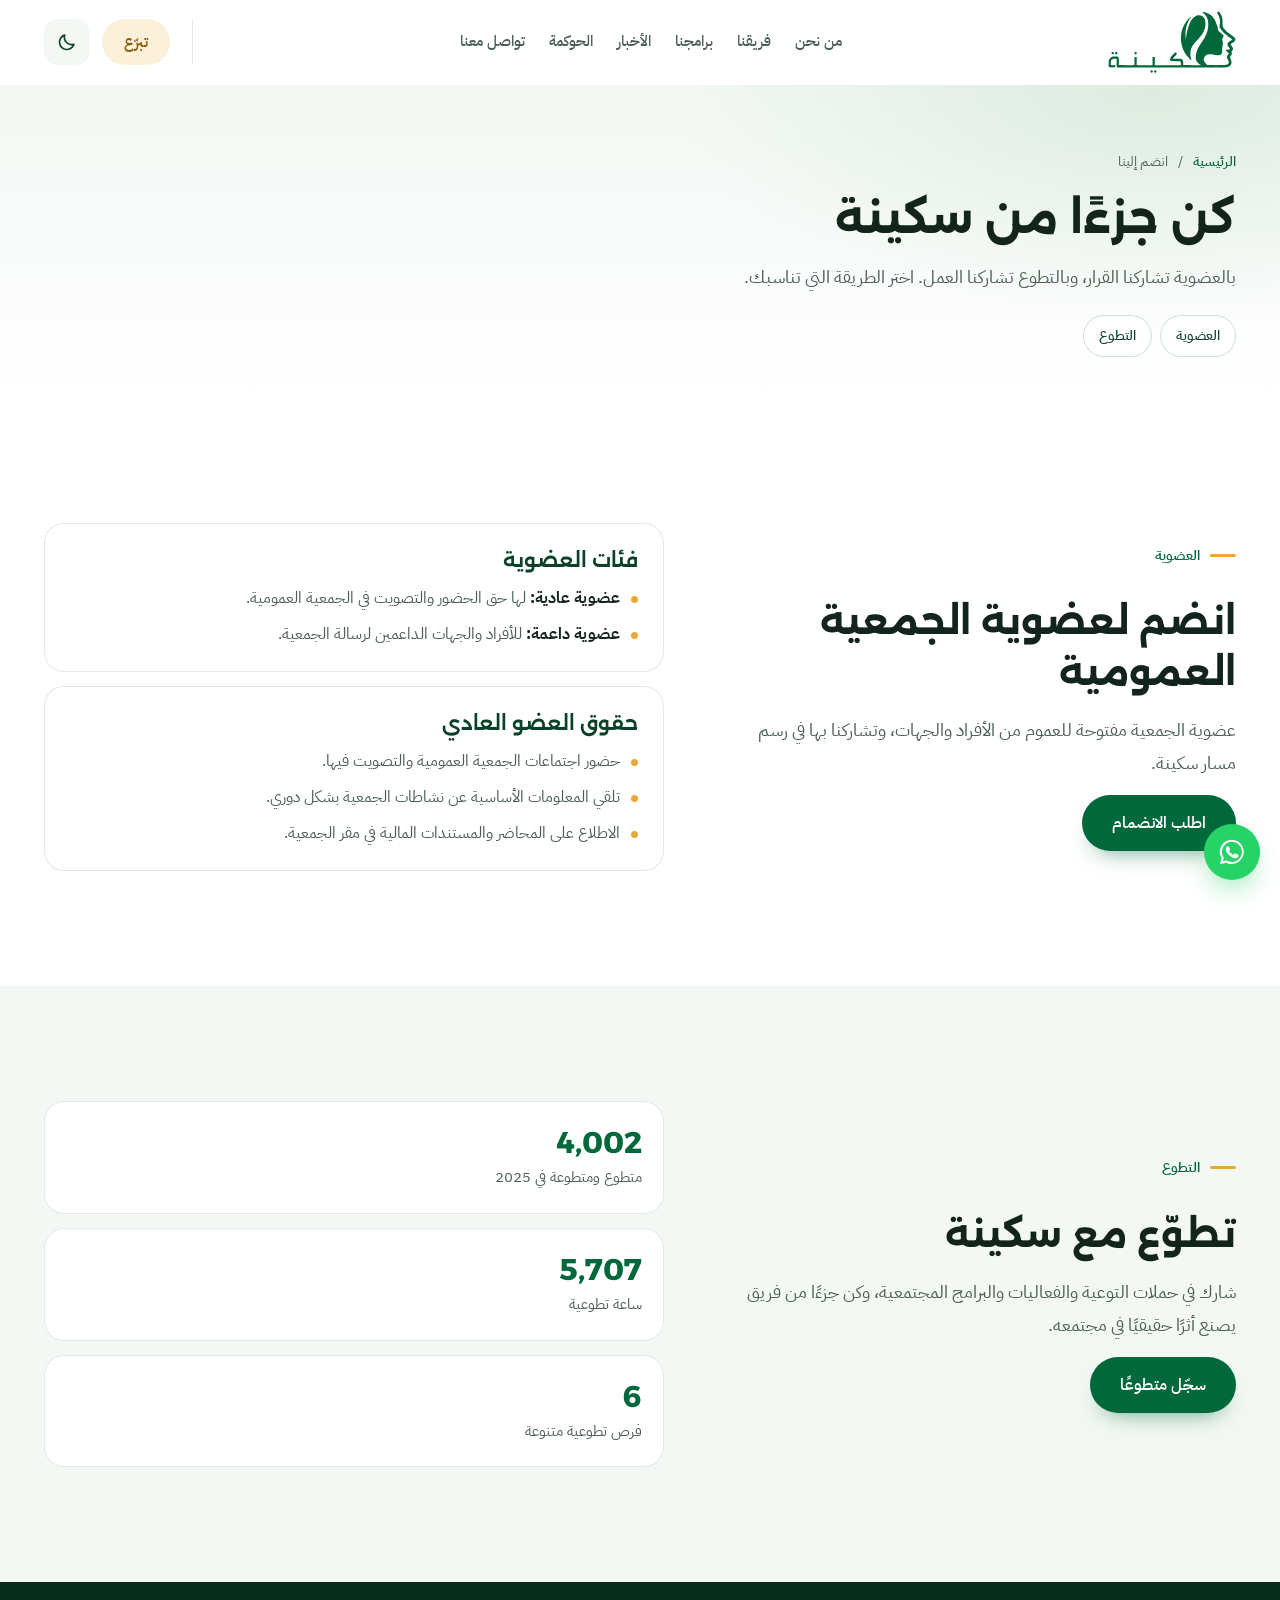
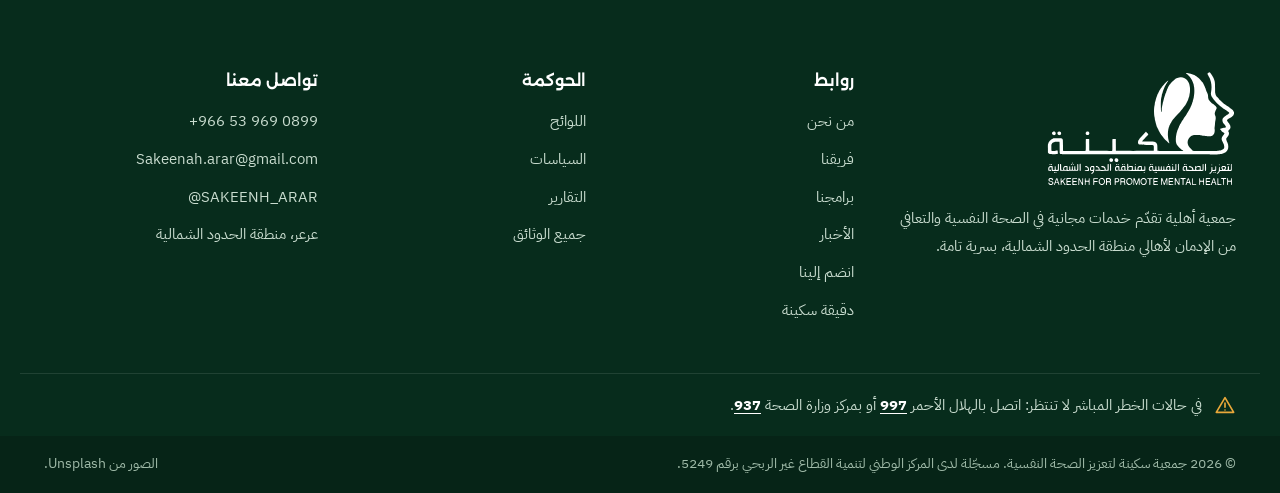
<file: join.html>
<!doctype html>
<html lang="ar" dir="rtl">
<head>
<meta charset="utf-8">
<meta name="viewport" content="width=device-width, initial-scale=1, viewport-fit=cover">
<title>انضم إلينا | جمعية سكينة لتعزيز الصحة النفسية</title>
<meta name="description" content="انضم لعضوية الجمعية العمومية لجمعية سكينة لتعزيز الصحة النفسية، أو تطوّع معها في برامجها وفعالياتها.">
<meta name="theme-color" content="#00683A">
<link rel="icon" href="assets/brand/mark-green.svg" type="image/svg+xml">
<link rel="preconnect" href="https://fonts.googleapis.com">
<link rel="preconnect" href="https://fonts.gstatic.com" crossorigin>
<link rel="stylesheet" href="https://fonts.googleapis.com/css2?family=Alexandria:wght@400;500;600;700&family=IBM+Plex+Mono:wght@500;600&family=IBM+Plex+Sans+Arabic:wght@400;500;600;700&display=swap">
<link rel="stylesheet" href="styles.css?v=8f23e8a3">
<link rel="stylesheet" href="about.css?v=d834de7f">
<link rel="stylesheet" href="site.css?v=c69e7972">
<script>(function(){var d=document.documentElement,t;d.classList.add("js");try{t=localStorage.getItem("theme")}catch(e){}if(t!=="light"&&t!=="dark")t=matchMedia("(prefers-color-scheme: dark)").matches?"dark":"light";d.setAttribute("data-theme",t)})()</script>
</head>
<body>

<a class="skip" href="#main">تخطَّ إلى المحتوى</a>

<header class="header">
  <div class="container header-in">
    <a class="brand" href="index.html" aria-label="جمعية سكينة، الصفحة الرئيسية">
      <img src="assets/brand/logo-green.svg" alt="" width="1057" height="512">
    </a>
    <nav class="nav" id="nav" aria-label="القائمة الرئيسية">
      <a class="nav-home" href="index.html"><svg class="ic" viewBox="0 0 24 24" aria-hidden="true"><path d="M4 10.5 12 4l8 6.5V20a1 1 0 0 1-1 1h-4.5v-6h-5v6H5a1 1 0 0 1-1-1v-9.5Z"/></svg><span>الرئيسية</span></a>
      <a href="about.html"><svg class="ic" viewBox="0 0 24 24" aria-hidden="true"><path d="M12 20V10"/><path d="M12 13c-4 0-6-2.5-6-6 4 0 6 2.5 6 6Z"/><path d="M12 11c0-3.5 2-6 6-6 0 3.5-2 6-6 6Z"/></svg><span>من نحن</span></a>
      <a href="team.html"><svg class="ic" viewBox="0 0 24 24" aria-hidden="true"><circle cx="9" cy="8.5" r="3"/><path d="M3.5 19a5.5 5.5 0 0 1 11 0"/><circle cx="17" cy="9.5" r="2.4"/><path d="M15.5 14.2a4.5 4.5 0 0 1 5 4.8"/></svg><span>فريقنا</span></a>
      <a href="services.html"><svg class="ic" viewBox="0 0 24 24" aria-hidden="true"><path d="M12 20s-7-4.4-7-10a4 4 0 0 1 7-2.6A4 4 0 0 1 19 10c0 5.6-7 10-7 10Z"/></svg><span>برامجنا</span></a>
      <a href="news.html"><svg class="ic" viewBox="0 0 24 24" aria-hidden="true"><rect x="3.5" y="4.5" width="17" height="15" rx="2.5"/><path d="M7.5 9h9M7.5 12.5h9M7.5 16h5"/></svg><span>الأخبار</span></a>
      <a href="governance.html"><svg class="ic" viewBox="0 0 24 24" aria-hidden="true"><path d="M12 3 4.5 6v5.5c0 4.6 3.1 8.5 7.5 9.5 4.4-1 7.5-4.9 7.5-9.5V6L12 3Z"/><path d="m8.8 12 2.2 2.2 4.3-4.4"/></svg><span>الحوكمة</span></a>
      <a href="contact.html"><svg class="ic" viewBox="0 0 24 24" aria-hidden="true"><path d="M5 4.5h3.2l1.6 4-2 1.3a10.5 10.5 0 0 0 6.4 6.4l1.3-2 4 1.6V19a1.5 1.5 0 0 1-1.5 1.5A15.5 15.5 0 0 1 3.5 6 1.5 1.5 0 0 1 5 4.5Z"/></svg><span>تواصل معنا</span></a>
      <a class="nav-extra" href="join.html" aria-current="page"><svg class="ic" viewBox="0 0 24 24" aria-hidden="true"><path d="M7 11V6.5a1.5 1.5 0 0 1 3 0V11M10 10V5a1.5 1.5 0 0 1 3 0v5M13 10V6a1.5 1.5 0 0 1 3 0v6"/><path d="M16 9.5a1.5 1.5 0 0 1 3 0V14a7 7 0 0 1-7 7h-.5A6.5 6.5 0 0 1 5 15.5L3.8 12.6a1.4 1.4 0 0 1 2.4-1.4L7 12.5"/></svg><span>انضم إلينا</span></a>
      <div class="nav-contact">
        <a href="https://wa.me/966539690899" target="_blank" rel="noopener" dir="ltr">+966 53 969 0899</a>
        <a href="mailto:Sakeenah.arar@gmail.com" dir="ltr">Sakeenah.arar@gmail.com</a>
      </div>
    </nav>
    <div class="header-actions">
      <a class="btn btn--gold-soft" href="donate.html">تبرّع</a>
      <button class="theme-toggle" type="button" aria-pressed="false" aria-label="تفعيل الوضع الليلي"><svg class="ic ic-moon" viewBox="0 0 24 24" aria-hidden="true"><path d="M19.5 14.5A8 8 0 0 1 9.5 4.5a8 8 0 1 0 10 10Z"/></svg><svg class="ic ic-sun" viewBox="0 0 24 24" aria-hidden="true"><circle cx="12" cy="12" r="4"/><path d="M12 2.5v2M12 19.5v2M2.5 12h2M19.5 12h2M5.3 5.3l1.4 1.4M17.3 17.3l1.4 1.4M5.3 18.7l1.4-1.4M17.3 6.7l1.4-1.4"/></svg></button>
      <button class="burger" type="button" aria-expanded="false" aria-controls="nav" aria-label="فتح القائمة"><span></span><span></span><span></span></button>
    </div>
  </div>
</header>

<main id="main">

  <!-- رأس الصفحة -->
  <section class="phero">
    <div class="container">
      <nav class="crumbs reveal" aria-label="مسار التصفح">
        <a href="index.html">الرئيسية</a><span aria-hidden="true">/</span><span aria-current="page">انضم إلينا</span>
      </nav>
      <h1 class="reveal">كن جزءًا من سكينة</h1>
      <p class="reveal">بالعضوية تشاركنا القرار، وبالتطوع تشاركنا العمل. اختر الطريقة التي تناسبك.</p>
      <nav class="jump reveal" aria-label="أقسام الصفحة"><a href="#membership">العضوية</a><a href="#volunteer">التطوع</a></nav>
    </div>
  </section>

  <!-- العضوية -->
  <section class="section" id="membership" aria-labelledby="member-h">
    <div class="container member-in">
      <div class="member-text">
        <p class="kicker reveal">العضوية</p>
        <h2 id="member-h" class="reveal">انضم لعضوية الجمعية العمومية</h2>
        <p class="reveal">عضوية الجمعية مفتوحة للعموم من الأفراد والجهات، وتشاركنا بها في رسم مسار سكينة.</p>
        <a class="btn btn--primary btn--lg reveal" href="https://wa.me/966539690899?text=%D8%A7%D9%84%D8%B3%D9%84%D8%A7%D9%85%20%D8%B9%D9%84%D9%8A%D9%83%D9%85%D8%8C%20%D8%A3%D8%B1%D8%BA%D8%A8%20%D9%81%D9%8A%20%D8%A7%D9%84%D8%A7%D9%86%D8%B6%D9%85%D8%A7%D9%85%20%D9%84%D8%B9%D8%B6%D9%88%D9%8A%D8%A9%20%D8%A7%D9%84%D8%AC%D9%85%D8%B9%D9%8A%D8%A9%20%D8%A7%D9%84%D8%B9%D9%85%D9%88%D9%85%D9%8A%D8%A9%20%D9%84%D8%AC%D9%85%D8%B9%D9%8A%D8%A9%20%D8%B3%D9%83%D9%8A%D9%86%D8%A9" target="_blank" rel="noopener">اطلب الانضمام</a>
      </div>
      <div class="member-cards">
        <div class="member-card reveal">
          <h3>فئات العضوية</h3>
          <ul>
            <li><b>عضوية عادية:</b> لها حق الحضور والتصويت في الجمعية العمومية.</li>
            <li><b>عضوية داعمة:</b> للأفراد والجهات الداعمين لرسالة الجمعية.</li>
          </ul>
        </div>
        <div class="member-card reveal">
          <h3>حقوق العضو العادي</h3>
          <ul>
            <li>حضور اجتماعات الجمعية العمومية والتصويت فيها.</li>
            <li>تلقي المعلومات الأساسية عن نشاطات الجمعية بشكل دوري.</li>
            <li>الاطلاع على المحاضر والمستندات المالية في مقر الجمعية.</li>
          </ul>
        </div>
      </div>
    </div>
  </section>

  <!-- التطوع -->
  <section class="section section--tint" id="volunteer" aria-labelledby="vol-h">
    <div class="container member-in">
      <div class="member-text">
        <p class="kicker reveal">التطوع</p>
        <h2 id="vol-h" class="reveal">تطوّع مع سكينة</h2>
        <p class="reveal">شارك في حملات التوعية والفعاليات والبرامج المجتمعية، وكن جزءًا من فريق يصنع أثرًا حقيقيًا في مجتمعه.</p>
        <a class="btn btn--primary btn--lg reveal" href="https://wa.me/966539690899?text=%D8%A3%D8%B1%D8%BA%D8%A8%20%D9%81%D9%8A%20%D8%A7%D9%84%D8%AA%D8%B7%D9%88%D8%B9%20%D9%85%D8%B9%20%D8%AC%D9%85%D8%B9%D9%8A%D8%A9%20%D8%B3%D9%83%D9%8A%D9%86%D8%A9" target="_blank" rel="noopener">سجّل متطوعًا</a>
      </div>
      <ul class="kpis kpis--3">
        <li class="reveal"><b>4,002</b><span>متطوع ومتطوعة في 2025</span></li>
        <li class="reveal"><b>5,707</b><span>ساعة تطوعية</span></li>
        <li class="reveal"><b>6</b><span>فرص تطوعية متنوعة</span></li>
      </ul>
    </div>
  </section>

</main>

<footer class="footer">
  <div class="container footer-in">
    <div class="footer-brand">
      <img src="assets/brand/logo-full-white.svg" alt="جمعية سكينة لتعزيز الصحة النفسية بمنطقة الحدود الشمالية" width="599" height="369" loading="lazy">
      <p>جمعية أهلية تقدّم خدمات مجانية في الصحة النفسية والتعافي من الإدمان لأهالي منطقة الحدود الشمالية، بسرية تامة.</p>
    </div>
    <div class="footer-col">
      <h3>روابط</h3>
      <ul>
        <li><a href="about.html">من نحن</a></li>
        <li><a href="team.html">فريقنا</a></li>
        <li><a href="services.html">برامجنا</a></li>
        <li><a href="news.html">الأخبار</a></li>
        <li><a href="join.html">انضم إلينا</a></li>
        <li><a href="index.html#breathe">دقيقة سكينة</a></li>
      </ul>
    </div>
    <div class="footer-col">
      <h3>الحوكمة</h3>
      <ul>
        <li><a href="governance.html#regs">اللوائح</a></li>
        <li><a href="governance.html#policies">السياسات</a></li>
        <li><a href="governance.html#reports">التقارير</a></li>
        <li><a href="governance.html">جميع الوثائق</a></li>
      </ul>
    </div>
    <div class="footer-col">
      <h3>تواصل معنا</h3>
      <ul class="footer-contact">
        <li><a href="https://wa.me/966539690899" target="_blank" rel="noopener" dir="ltr">+966 53 969 0899</a></li>
        <li><a href="mailto:Sakeenah.arar@gmail.com" dir="ltr">Sakeenah.arar@gmail.com</a></li>
        <li><a href="https://x.com/SAKEENH_ARAR" target="_blank" rel="noopener" dir="ltr">@SAKEENH_ARAR</a></li>
        <li>عرعر، منطقة الحدود الشمالية</li>
      </ul>
    </div>
  </div>
  <div class="container footer-emergency">
    <svg class="ic" viewBox="0 0 24 24" aria-hidden="true"><path d="M12 4 2.5 20h19L12 4Z"/><path d="M12 10v4.5M12 17.5h.01"/></svg>
    <p>في حالات الخطر المباشر لا تنتظر: اتصل بالهلال الأحمر <a href="tel:997">997</a> أو بمركز وزارة الصحة <a href="tel:937">937</a>.</p>
  </div>
  <div class="footer-bottom">
    <div class="container footer-bottom-in">
      <p>© 2026 جمعية سكينة لتعزيز الصحة النفسية. مسجّلة لدى المركز الوطني لتنمية القطاع غير الربحي برقم 5249.</p>
      <p>الصور من Unsplash.</p>
    </div>
  </div>
</footer>



<a class="wa-float" href="https://wa.me/966539690899" target="_blank" rel="noopener" aria-label="تواصل معنا عبر واتساب">
  <svg viewBox="0 0 24 24" aria-hidden="true"><path fill="currentColor" d="M12 2.2a9.7 9.7 0 0 0-8.3 14.8L2.3 21.8l4.9-1.3A9.7 9.7 0 1 0 12 2.2Zm0 17.7a8 8 0 0 1-4.1-1.1l-.3-.2-2.9.8.8-2.8-.2-.3A8 8 0 1 1 12 19.9Zm4.4-6c-.2-.1-1.4-.7-1.7-.8-.2-.1-.4-.1-.5.1l-.8.9c-.1.2-.3.2-.5.1a6.5 6.5 0 0 1-3.2-2.8c-.2-.4.2-.4.7-1.3.1-.2 0-.3 0-.4l-.8-1.8c-.2-.5-.4-.4-.5-.4h-.5a.9.9 0 0 0-.7.3 2.8 2.8 0 0 0-.9 2.1 4.9 4.9 0 0 0 1 2.6 11.2 11.2 0 0 0 4.3 3.8c1.6.7 2.2.7 3 .6a2.6 2.6 0 0 0 1.7-1.2 2.1 2.1 0 0 0 .1-1.2c0-.1-.2-.2-.4-.3Z"/></svg>
</a>

<script src="main.js?v=59d5ffa9" defer></script>
</body>
</html>
</file>
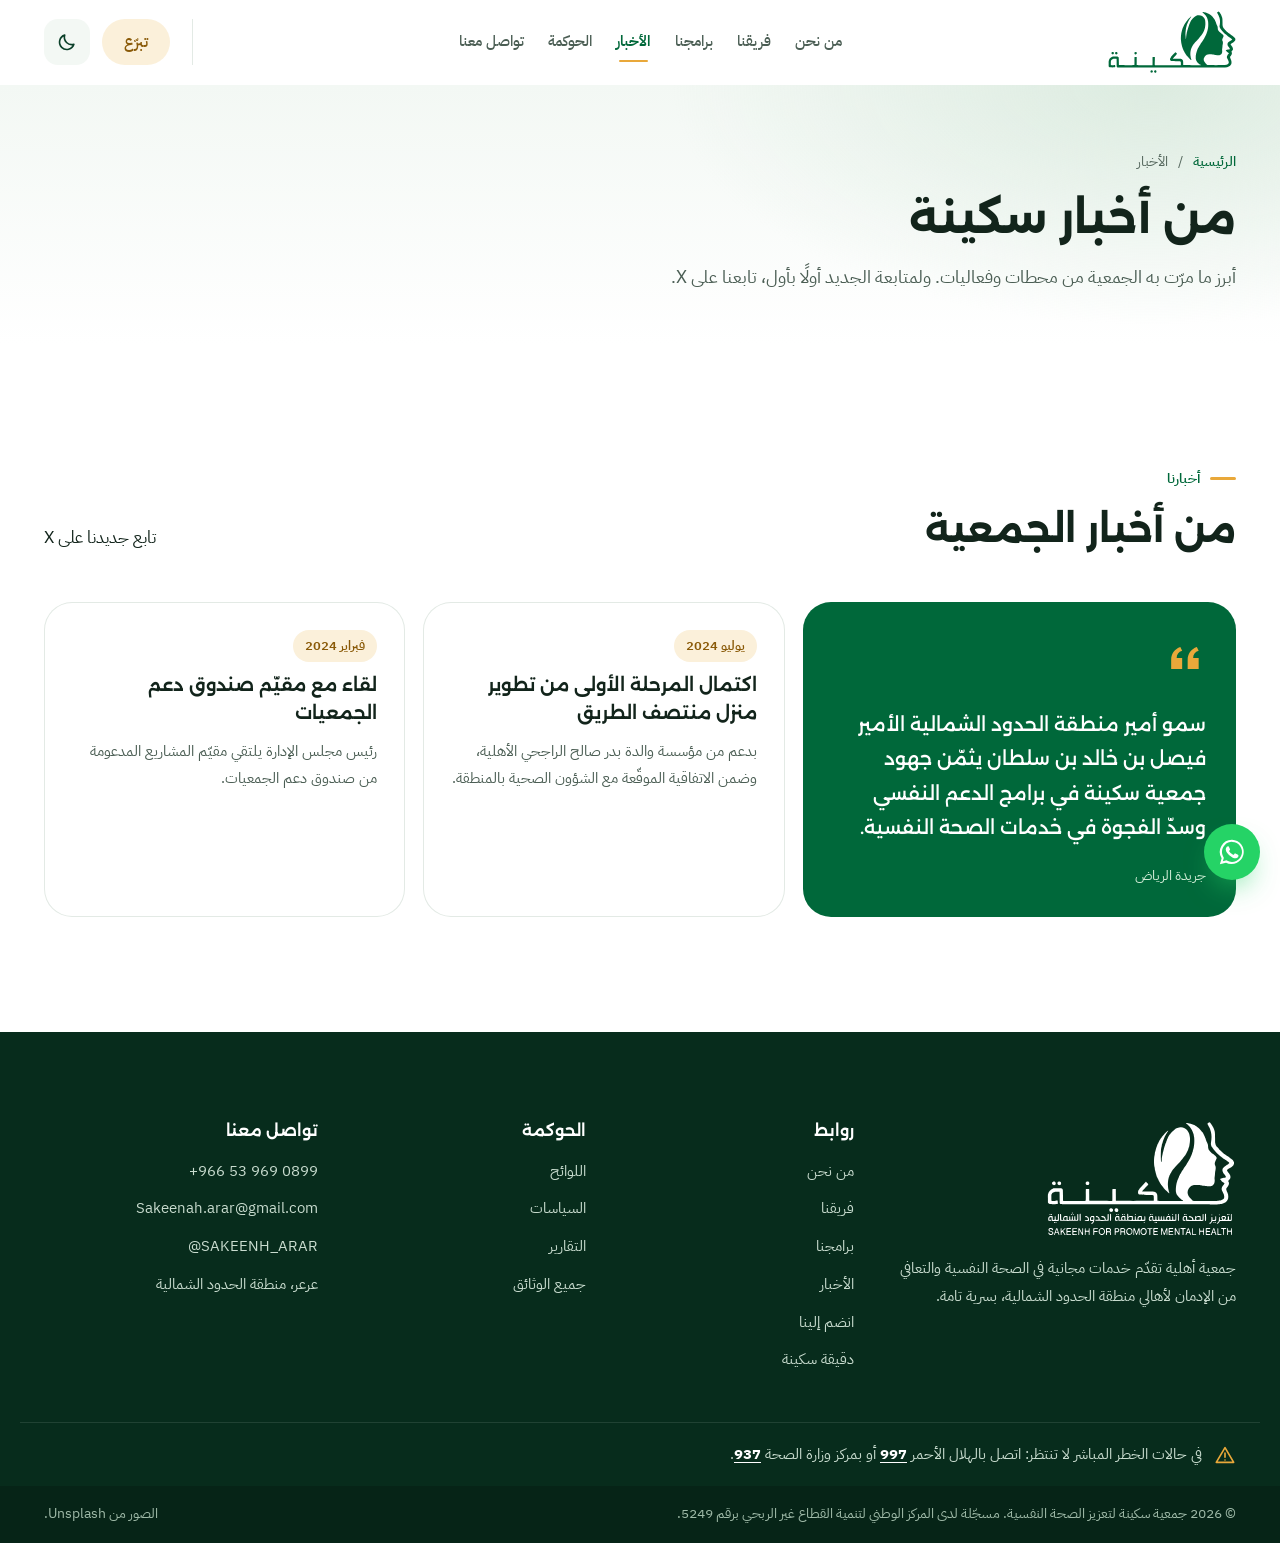
<file: news.html>
<!doctype html>
<html lang="ar" dir="rtl">
<head>
<meta charset="utf-8">
<meta name="viewport" content="width=device-width, initial-scale=1, viewport-fit=cover">
<title>الأخبار | جمعية سكينة لتعزيز الصحة النفسية</title>
<meta name="description" content="آخر أخبار جمعية سكينة لتعزيز الصحة النفسية وفعالياتها في منطقة الحدود الشمالية.">
<meta name="theme-color" content="#00683A">
<link rel="icon" href="assets/brand/mark-green.svg" type="image/svg+xml">
<link rel="preconnect" href="https://fonts.googleapis.com">
<link rel="preconnect" href="https://fonts.gstatic.com" crossorigin>
<link rel="stylesheet" href="https://fonts.googleapis.com/css2?family=Alexandria:wght@400;500;600;700&family=IBM+Plex+Mono:wght@500;600&family=IBM+Plex+Sans+Arabic:wght@400;500;600;700&display=swap">
<link rel="stylesheet" href="styles.css?v=8f23e8a3">
<link rel="stylesheet" href="about.css?v=d834de7f">
<link rel="stylesheet" href="site.css?v=c69e7972">
<script>(function(){var d=document.documentElement,t;d.classList.add("js");try{t=localStorage.getItem("theme")}catch(e){}if(t!=="light"&&t!=="dark")t=matchMedia("(prefers-color-scheme: dark)").matches?"dark":"light";d.setAttribute("data-theme",t)})()</script>
</head>
<body>

<a class="skip" href="#main">تخطَّ إلى المحتوى</a>

<header class="header">
  <div class="container header-in">
    <a class="brand" href="index.html" aria-label="جمعية سكينة، الصفحة الرئيسية">
      <img src="assets/brand/logo-green.svg" alt="" width="1057" height="512">
    </a>
    <nav class="nav" id="nav" aria-label="القائمة الرئيسية">
      <a class="nav-home" href="index.html"><svg class="ic" viewBox="0 0 24 24" aria-hidden="true"><path d="M4 10.5 12 4l8 6.5V20a1 1 0 0 1-1 1h-4.5v-6h-5v6H5a1 1 0 0 1-1-1v-9.5Z"/></svg><span>الرئيسية</span></a>
      <a href="about.html"><svg class="ic" viewBox="0 0 24 24" aria-hidden="true"><path d="M12 20V10"/><path d="M12 13c-4 0-6-2.5-6-6 4 0 6 2.5 6 6Z"/><path d="M12 11c0-3.5 2-6 6-6 0 3.5-2 6-6 6Z"/></svg><span>من نحن</span></a>
      <a href="team.html"><svg class="ic" viewBox="0 0 24 24" aria-hidden="true"><circle cx="9" cy="8.5" r="3"/><path d="M3.5 19a5.5 5.5 0 0 1 11 0"/><circle cx="17" cy="9.5" r="2.4"/><path d="M15.5 14.2a4.5 4.5 0 0 1 5 4.8"/></svg><span>فريقنا</span></a>
      <a href="services.html"><svg class="ic" viewBox="0 0 24 24" aria-hidden="true"><path d="M12 20s-7-4.4-7-10a4 4 0 0 1 7-2.6A4 4 0 0 1 19 10c0 5.6-7 10-7 10Z"/></svg><span>برامجنا</span></a>
      <a href="news.html" aria-current="page"><svg class="ic" viewBox="0 0 24 24" aria-hidden="true"><rect x="3.5" y="4.5" width="17" height="15" rx="2.5"/><path d="M7.5 9h9M7.5 12.5h9M7.5 16h5"/></svg><span>الأخبار</span></a>
      <a href="governance.html"><svg class="ic" viewBox="0 0 24 24" aria-hidden="true"><path d="M12 3 4.5 6v5.5c0 4.6 3.1 8.5 7.5 9.5 4.4-1 7.5-4.9 7.5-9.5V6L12 3Z"/><path d="m8.8 12 2.2 2.2 4.3-4.4"/></svg><span>الحوكمة</span></a>
      <a href="contact.html"><svg class="ic" viewBox="0 0 24 24" aria-hidden="true"><path d="M5 4.5h3.2l1.6 4-2 1.3a10.5 10.5 0 0 0 6.4 6.4l1.3-2 4 1.6V19a1.5 1.5 0 0 1-1.5 1.5A15.5 15.5 0 0 1 3.5 6 1.5 1.5 0 0 1 5 4.5Z"/></svg><span>تواصل معنا</span></a>
      <a class="nav-extra" href="join.html"><svg class="ic" viewBox="0 0 24 24" aria-hidden="true"><path d="M7 11V6.5a1.5 1.5 0 0 1 3 0V11M10 10V5a1.5 1.5 0 0 1 3 0v5M13 10V6a1.5 1.5 0 0 1 3 0v6"/><path d="M16 9.5a1.5 1.5 0 0 1 3 0V14a7 7 0 0 1-7 7h-.5A6.5 6.5 0 0 1 5 15.5L3.8 12.6a1.4 1.4 0 0 1 2.4-1.4L7 12.5"/></svg><span>انضم إلينا</span></a>
      <div class="nav-contact">
        <a href="https://wa.me/966539690899" target="_blank" rel="noopener" dir="ltr">+966 53 969 0899</a>
        <a href="mailto:Sakeenah.arar@gmail.com" dir="ltr">Sakeenah.arar@gmail.com</a>
      </div>
    </nav>
    <div class="header-actions">
      <a class="btn btn--gold-soft" href="donate.html">تبرّع</a>
      <button class="theme-toggle" type="button" aria-pressed="false" aria-label="تفعيل الوضع الليلي"><svg class="ic ic-moon" viewBox="0 0 24 24" aria-hidden="true"><path d="M19.5 14.5A8 8 0 0 1 9.5 4.5a8 8 0 1 0 10 10Z"/></svg><svg class="ic ic-sun" viewBox="0 0 24 24" aria-hidden="true"><circle cx="12" cy="12" r="4"/><path d="M12 2.5v2M12 19.5v2M2.5 12h2M19.5 12h2M5.3 5.3l1.4 1.4M17.3 17.3l1.4 1.4M5.3 18.7l1.4-1.4M17.3 6.7l1.4-1.4"/></svg></button>
      <button class="burger" type="button" aria-expanded="false" aria-controls="nav" aria-label="فتح القائمة"><span></span><span></span><span></span></button>
    </div>
  </div>
</header>

<main id="main">

  <!-- رأس الصفحة -->
  <section class="phero">
    <div class="container">
      <nav class="crumbs reveal" aria-label="مسار التصفح">
        <a href="index.html">الرئيسية</a><span aria-hidden="true">/</span><span aria-current="page">الأخبار</span>
      </nav>
      <h1 class="reveal">من أخبار سكينة</h1>
      <p class="reveal">أبرز ما مرّت به الجمعية من محطات وفعاليات. ولمتابعة الجديد أولًا بأول، تابعنا على X.</p>
    </div>
  </section>

  <!-- الأخبار -->
  <section class="news section" id="news" aria-labelledby="news-h">
    <div class="container">
      <div class="section-head section-head--row reveal">
        <div>
          <p class="kicker">أخبارنا</p>
          <h2 id="news-h">من أخبار الجمعية</h2>
        </div>
        <a class="link-arrow" href="https://x.com/SAKEENH_ARAR" target="_blank" rel="noopener">تابع جديدنا على X</a>
      </div>
      <div class="news-grid">
        <figure class="news-quote reveal">
          <span class="news-quote-mark"><svg viewBox="0 0 48 48" aria-hidden="true"><path d="M20 12c-6 2-10 7-10 14v10h12V24h-6c0-4 2-7 6-8l-2-4Zm18 0c-6 2-10 7-10 14v10h12V24h-6c0-4 2-7 6-8l-2-4Z"/></svg></span>
          <blockquote>سمو أمير منطقة الحدود الشمالية الأمير فيصل بن خالد بن سلطان يثمّن جهود جمعية سكينة في برامج الدعم النفسي وسدّ الفجوة في خدمات الصحة النفسية.</blockquote>
          <figcaption>جريدة الرياض</figcaption>
        </figure>
        <article class="news-card reveal">
          <span class="news-date">يوليو 2024</span>
          <h3>اكتمال المرحلة الأولى من تطوير منزل منتصف الطريق</h3>
          <p>بدعم من مؤسسة والدة بدر صالح الراجحي الأهلية، وضمن الاتفاقية الموقّعة مع الشؤون الصحية بالمنطقة.</p>
        </article>
        <article class="news-card reveal">
          <span class="news-date">فبراير 2024</span>
          <h3>لقاء مع مقيّم صندوق دعم الجمعيات</h3>
          <p>رئيس مجلس الإدارة يلتقي مقيّم المشاريع المدعومة من صندوق دعم الجمعيات.</p>
        </article>
      </div>
    </div>
  </section>

</main>

<footer class="footer">
  <div class="container footer-in">
    <div class="footer-brand">
      <img src="assets/brand/logo-full-white.svg" alt="جمعية سكينة لتعزيز الصحة النفسية بمنطقة الحدود الشمالية" width="599" height="369" loading="lazy">
      <p>جمعية أهلية تقدّم خدمات مجانية في الصحة النفسية والتعافي من الإدمان لأهالي منطقة الحدود الشمالية، بسرية تامة.</p>
    </div>
    <div class="footer-col">
      <h3>روابط</h3>
      <ul>
        <li><a href="about.html">من نحن</a></li>
        <li><a href="team.html">فريقنا</a></li>
        <li><a href="services.html">برامجنا</a></li>
        <li><a href="news.html">الأخبار</a></li>
        <li><a href="join.html">انضم إلينا</a></li>
        <li><a href="index.html#breathe">دقيقة سكينة</a></li>
      </ul>
    </div>
    <div class="footer-col">
      <h3>الحوكمة</h3>
      <ul>
        <li><a href="governance.html#regs">اللوائح</a></li>
        <li><a href="governance.html#policies">السياسات</a></li>
        <li><a href="governance.html#reports">التقارير</a></li>
        <li><a href="governance.html">جميع الوثائق</a></li>
      </ul>
    </div>
    <div class="footer-col">
      <h3>تواصل معنا</h3>
      <ul class="footer-contact">
        <li><a href="https://wa.me/966539690899" target="_blank" rel="noopener" dir="ltr">+966 53 969 0899</a></li>
        <li><a href="mailto:Sakeenah.arar@gmail.com" dir="ltr">Sakeenah.arar@gmail.com</a></li>
        <li><a href="https://x.com/SAKEENH_ARAR" target="_blank" rel="noopener" dir="ltr">@SAKEENH_ARAR</a></li>
        <li>عرعر، منطقة الحدود الشمالية</li>
      </ul>
    </div>
  </div>
  <div class="container footer-emergency">
    <svg class="ic" viewBox="0 0 24 24" aria-hidden="true"><path d="M12 4 2.5 20h19L12 4Z"/><path d="M12 10v4.5M12 17.5h.01"/></svg>
    <p>في حالات الخطر المباشر لا تنتظر: اتصل بالهلال الأحمر <a href="tel:997">997</a> أو بمركز وزارة الصحة <a href="tel:937">937</a>.</p>
  </div>
  <div class="footer-bottom">
    <div class="container footer-bottom-in">
      <p>© 2026 جمعية سكينة لتعزيز الصحة النفسية. مسجّلة لدى المركز الوطني لتنمية القطاع غير الربحي برقم 5249.</p>
      <p>الصور من Unsplash.</p>
    </div>
  </div>
</footer>



<a class="wa-float" href="https://wa.me/966539690899" target="_blank" rel="noopener" aria-label="تواصل معنا عبر واتساب">
  <svg viewBox="0 0 24 24" aria-hidden="true"><path fill="currentColor" d="M12 2.2a9.7 9.7 0 0 0-8.3 14.8L2.3 21.8l4.9-1.3A9.7 9.7 0 1 0 12 2.2Zm0 17.7a8 8 0 0 1-4.1-1.1l-.3-.2-2.9.8.8-2.8-.2-.3A8 8 0 1 1 12 19.9Zm4.4-6c-.2-.1-1.4-.7-1.7-.8-.2-.1-.4-.1-.5.1l-.8.9c-.1.2-.3.2-.5.1a6.5 6.5 0 0 1-3.2-2.8c-.2-.4.2-.4.7-1.3.1-.2 0-.3 0-.4l-.8-1.8c-.2-.5-.4-.4-.5-.4h-.5a.9.9 0 0 0-.7.3 2.8 2.8 0 0 0-.9 2.1 4.9 4.9 0 0 0 1 2.6 11.2 11.2 0 0 0 4.3 3.8c1.6.7 2.2.7 3 .6a2.6 2.6 0 0 0 1.7-1.2 2.1 2.1 0 0 0 .1-1.2c0-.1-.2-.2-.4-.3Z"/></svg>
</a>

<script src="main.js?v=59d5ffa9" defer></script>
</body>
</html>
</file>
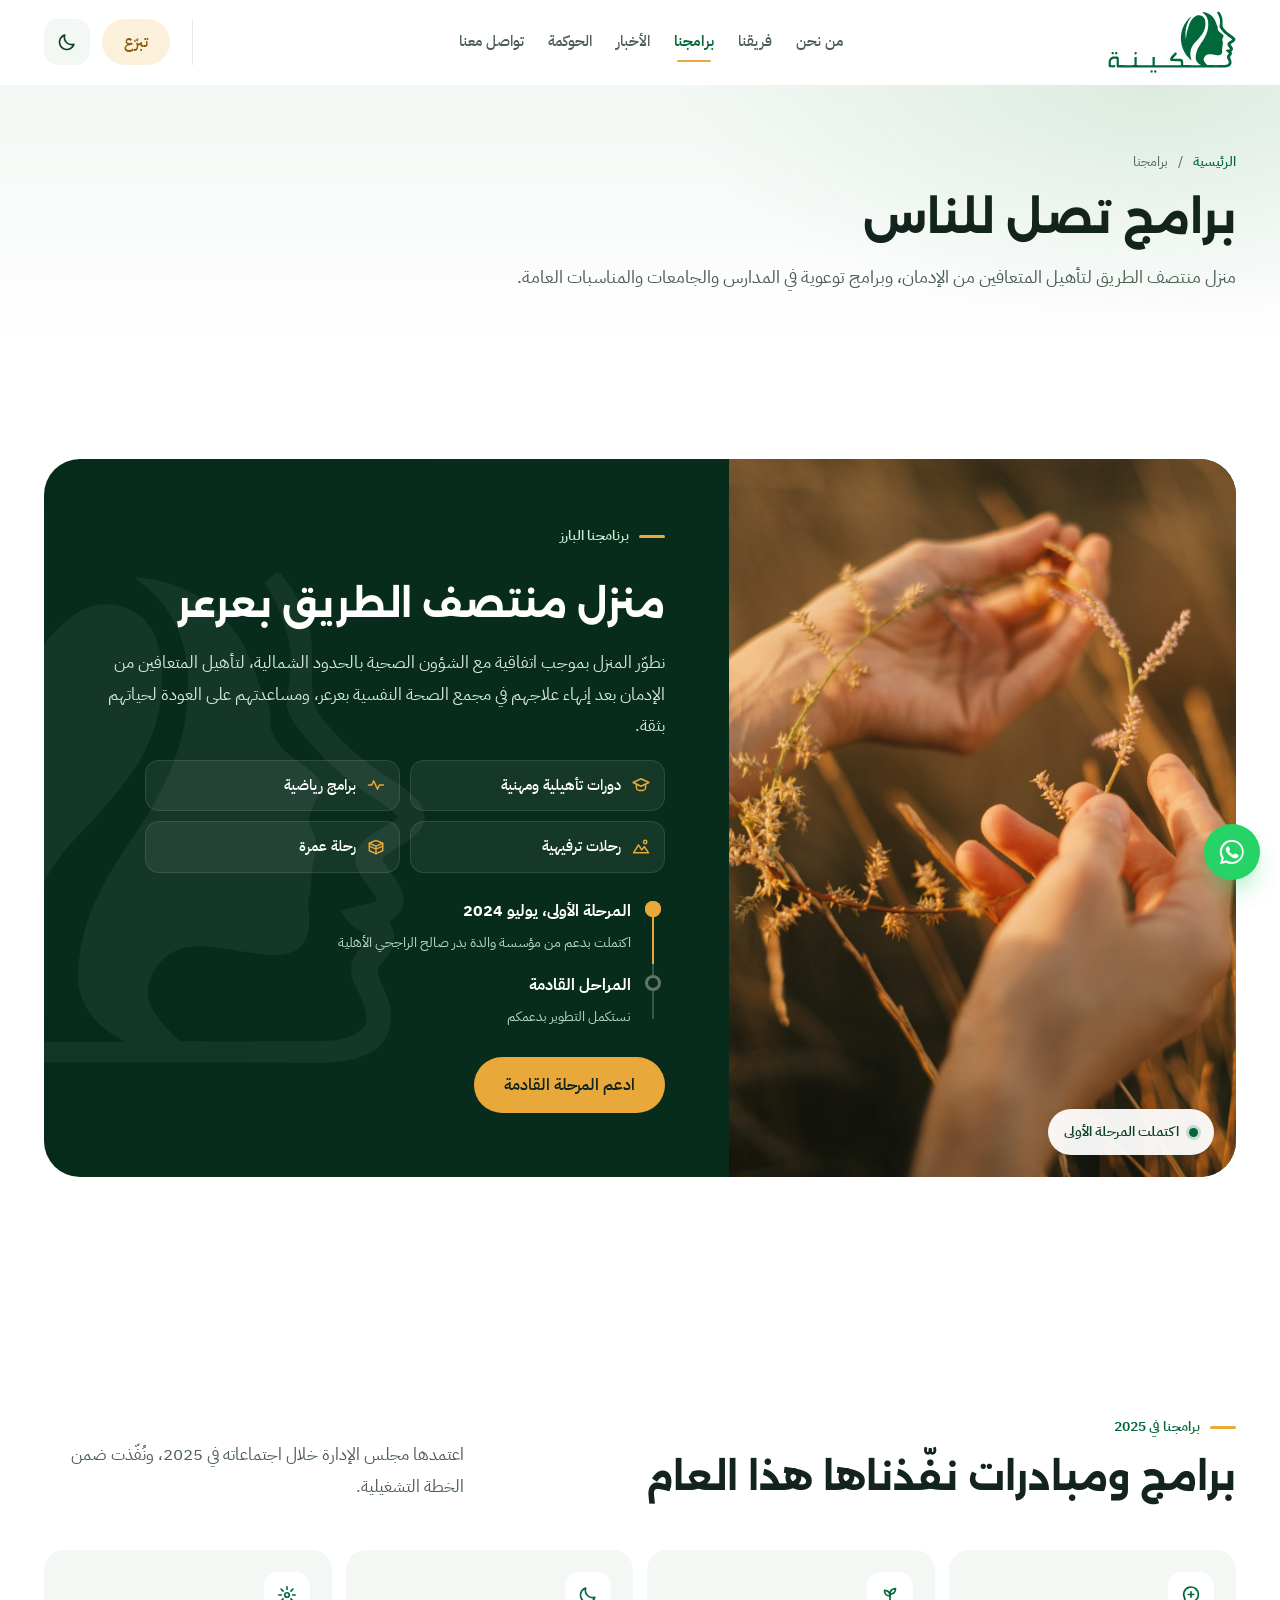
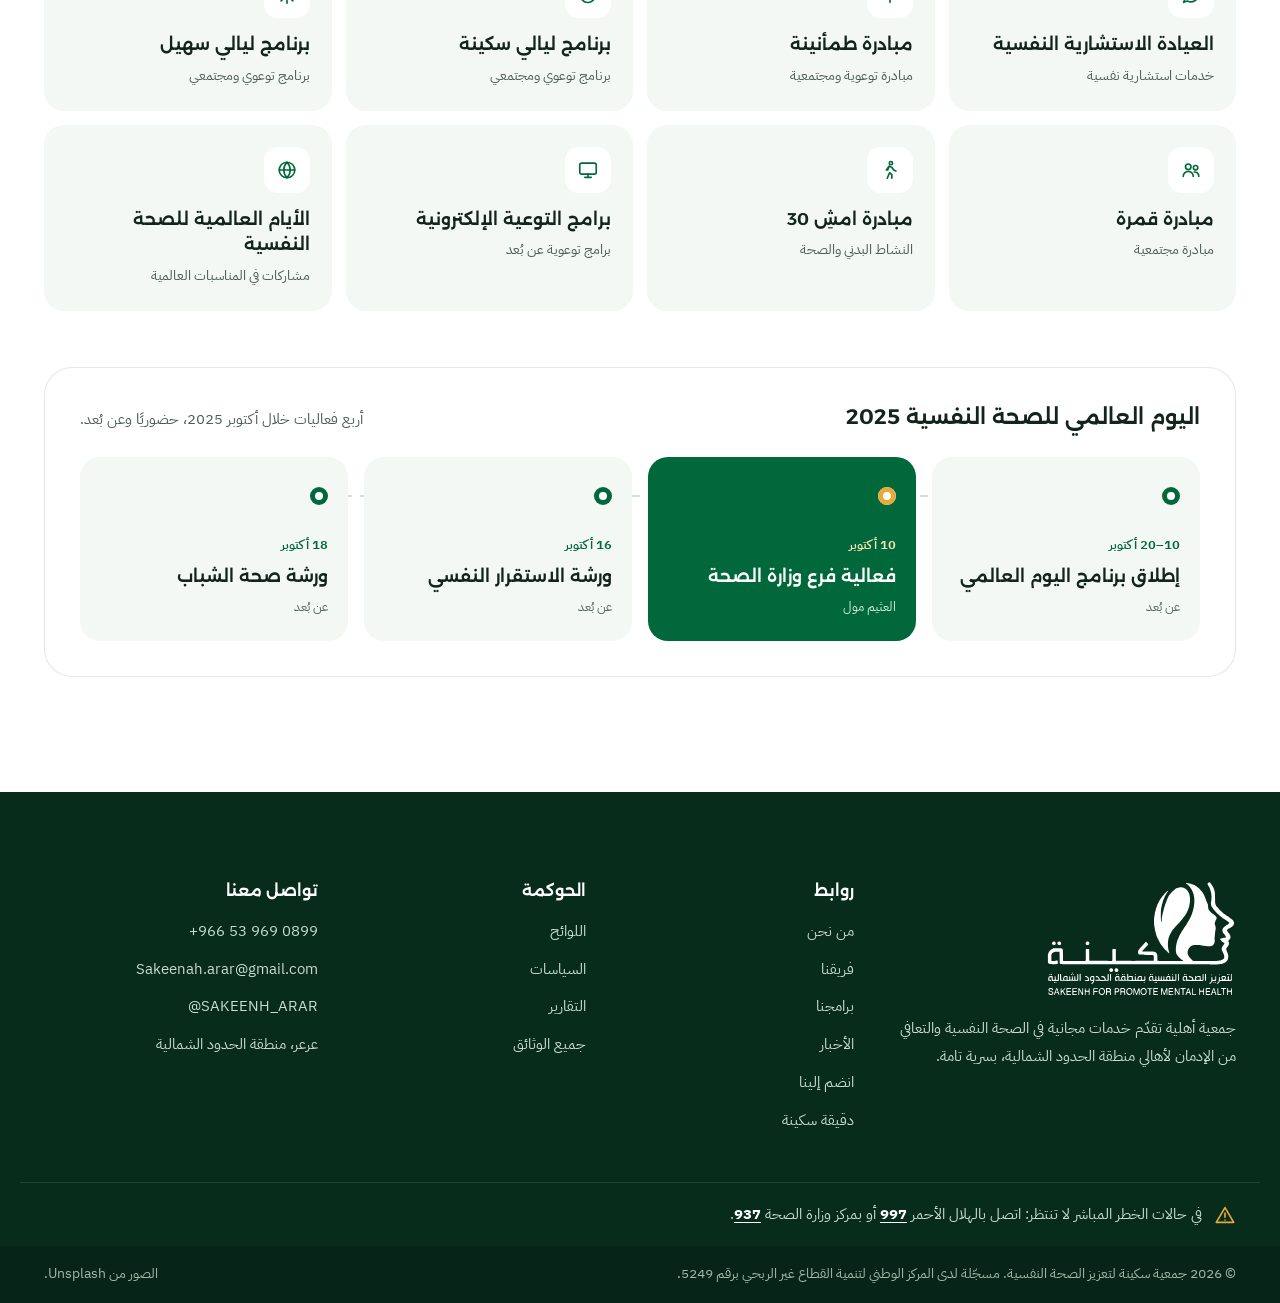
<file: services.html>
<!doctype html>
<html lang="ar" dir="rtl">
<head>
<meta charset="utf-8">
<meta name="viewport" content="width=device-width, initial-scale=1, viewport-fit=cover">
<title>برامجنا | جمعية سكينة لتعزيز الصحة النفسية</title>
<meta name="description" content="منزل منتصف الطريق بعرعر لتأهيل المتعافين من الإدمان، وبرامج جمعية سكينة لتعزيز الصحة النفسية ومبادراتها في 2025.">
<meta name="theme-color" content="#00683A">
<link rel="icon" href="assets/brand/mark-green.svg" type="image/svg+xml">
<link rel="preconnect" href="https://fonts.googleapis.com">
<link rel="preconnect" href="https://fonts.gstatic.com" crossorigin>
<link rel="stylesheet" href="https://fonts.googleapis.com/css2?family=Alexandria:wght@400;500;600;700&family=IBM+Plex+Mono:wght@500;600&family=IBM+Plex+Sans+Arabic:wght@400;500;600;700&display=swap">
<link rel="stylesheet" href="styles.css?v=8f23e8a3">
<link rel="stylesheet" href="about.css?v=d834de7f">
<link rel="stylesheet" href="site.css?v=c69e7972">
<script>(function(){var d=document.documentElement,t;d.classList.add("js");try{t=localStorage.getItem("theme")}catch(e){}if(t!=="light"&&t!=="dark")t=matchMedia("(prefers-color-scheme: dark)").matches?"dark":"light";d.setAttribute("data-theme",t)})()</script>
</head>
<body>

<a class="skip" href="#main">تخطَّ إلى المحتوى</a>

<header class="header">
  <div class="container header-in">
    <a class="brand" href="index.html" aria-label="جمعية سكينة، الصفحة الرئيسية">
      <img src="assets/brand/logo-green.svg" alt="" width="1057" height="512">
    </a>
    <nav class="nav" id="nav" aria-label="القائمة الرئيسية">
      <a class="nav-home" href="index.html"><svg class="ic" viewBox="0 0 24 24" aria-hidden="true"><path d="M4 10.5 12 4l8 6.5V20a1 1 0 0 1-1 1h-4.5v-6h-5v6H5a1 1 0 0 1-1-1v-9.5Z"/></svg><span>الرئيسية</span></a>
      <a href="about.html"><svg class="ic" viewBox="0 0 24 24" aria-hidden="true"><path d="M12 20V10"/><path d="M12 13c-4 0-6-2.5-6-6 4 0 6 2.5 6 6Z"/><path d="M12 11c0-3.5 2-6 6-6 0 3.5-2 6-6 6Z"/></svg><span>من نحن</span></a>
      <a href="team.html"><svg class="ic" viewBox="0 0 24 24" aria-hidden="true"><circle cx="9" cy="8.5" r="3"/><path d="M3.5 19a5.5 5.5 0 0 1 11 0"/><circle cx="17" cy="9.5" r="2.4"/><path d="M15.5 14.2a4.5 4.5 0 0 1 5 4.8"/></svg><span>فريقنا</span></a>
      <a href="services.html" aria-current="page"><svg class="ic" viewBox="0 0 24 24" aria-hidden="true"><path d="M12 20s-7-4.4-7-10a4 4 0 0 1 7-2.6A4 4 0 0 1 19 10c0 5.6-7 10-7 10Z"/></svg><span>برامجنا</span></a>
      <a href="news.html"><svg class="ic" viewBox="0 0 24 24" aria-hidden="true"><rect x="3.5" y="4.5" width="17" height="15" rx="2.5"/><path d="M7.5 9h9M7.5 12.5h9M7.5 16h5"/></svg><span>الأخبار</span></a>
      <a href="governance.html"><svg class="ic" viewBox="0 0 24 24" aria-hidden="true"><path d="M12 3 4.5 6v5.5c0 4.6 3.1 8.5 7.5 9.5 4.4-1 7.5-4.9 7.5-9.5V6L12 3Z"/><path d="m8.8 12 2.2 2.2 4.3-4.4"/></svg><span>الحوكمة</span></a>
      <a href="contact.html"><svg class="ic" viewBox="0 0 24 24" aria-hidden="true"><path d="M5 4.5h3.2l1.6 4-2 1.3a10.5 10.5 0 0 0 6.4 6.4l1.3-2 4 1.6V19a1.5 1.5 0 0 1-1.5 1.5A15.5 15.5 0 0 1 3.5 6 1.5 1.5 0 0 1 5 4.5Z"/></svg><span>تواصل معنا</span></a>
      <a class="nav-extra" href="join.html"><svg class="ic" viewBox="0 0 24 24" aria-hidden="true"><path d="M7 11V6.5a1.5 1.5 0 0 1 3 0V11M10 10V5a1.5 1.5 0 0 1 3 0v5M13 10V6a1.5 1.5 0 0 1 3 0v6"/><path d="M16 9.5a1.5 1.5 0 0 1 3 0V14a7 7 0 0 1-7 7h-.5A6.5 6.5 0 0 1 5 15.5L3.8 12.6a1.4 1.4 0 0 1 2.4-1.4L7 12.5"/></svg><span>انضم إلينا</span></a>
      <div class="nav-contact">
        <a href="https://wa.me/966539690899" target="_blank" rel="noopener" dir="ltr">+966 53 969 0899</a>
        <a href="mailto:Sakeenah.arar@gmail.com" dir="ltr">Sakeenah.arar@gmail.com</a>
      </div>
    </nav>
    <div class="header-actions">
      <a class="btn btn--gold-soft" href="donate.html">تبرّع</a>
      <button class="theme-toggle" type="button" aria-pressed="false" aria-label="تفعيل الوضع الليلي"><svg class="ic ic-moon" viewBox="0 0 24 24" aria-hidden="true"><path d="M19.5 14.5A8 8 0 0 1 9.5 4.5a8 8 0 1 0 10 10Z"/></svg><svg class="ic ic-sun" viewBox="0 0 24 24" aria-hidden="true"><circle cx="12" cy="12" r="4"/><path d="M12 2.5v2M12 19.5v2M2.5 12h2M19.5 12h2M5.3 5.3l1.4 1.4M17.3 17.3l1.4 1.4M5.3 18.7l1.4-1.4M17.3 6.7l1.4-1.4"/></svg></button>
      <button class="burger" type="button" aria-expanded="false" aria-controls="nav" aria-label="فتح القائمة"><span></span><span></span><span></span></button>
    </div>
  </div>
</header>

<main id="main">

  <!-- رأس الصفحة -->
  <section class="phero">
    <div class="container">
      <nav class="crumbs reveal" aria-label="مسار التصفح">
        <a href="index.html">الرئيسية</a><span aria-hidden="true">/</span><span aria-current="page">برامجنا</span>
      </nav>
      <h1 class="reveal">برامج تصل للناس</h1>
      <p class="reveal">منزل منتصف الطريق لتأهيل المتعافين من الإدمان، وبرامج توعوية في المدارس والجامعات والمناسبات العامة.</p>
    </div>
  </section>

  <!-- منزل منتصف الطريق -->
  <section class="halfway section" id="halfway" aria-labelledby="halfway-h">
    <div class="container">
      <div class="halfway-card">
        <div class="halfway-media reveal">
          <img src="assets/photos/calm-hands.jpg" alt="يدان تحتضنان أعشابًا جافة في ضوء الغروب" width="1400" height="1750" loading="lazy">
          <div class="halfway-badge"><span class="dot-live"></span>اكتملت المرحلة الأولى</div>
        </div>
        <div class="halfway-body">
          <p class="kicker kicker--light reveal">برنامجنا البارز</p>
          <h2 id="halfway-h" class="reveal">منزل منتصف الطريق بعرعر</h2>
          <p class="halfway-lede reveal">نطوّر المنزل بموجب اتفاقية مع الشؤون الصحية بالحدود الشمالية، لتأهيل المتعافين من الإدمان بعد إنهاء علاجهم في مجمع الصحة النفسية بعرعر، ومساعدتهم على العودة لحياتهم بثقة.</p>
          <ul class="halfway-feats reveal">
            <li><svg class="ic" viewBox="0 0 24 24" aria-hidden="true"><path d="M2.5 9 12 4.5 21.5 9 12 13.5 2.5 9Z"/><path d="M6.5 11v4.5c0 1.6 2.5 3.2 5.5 3.2s5.5-1.6 5.5-3.2V11"/></svg>دورات تأهيلية ومهنية</li>
            <li><svg class="ic" viewBox="0 0 24 24" aria-hidden="true"><path d="M3 12h4l2.2-5 4.6 10 2.2-5h5"/></svg>برامج رياضية</li>
            <li><svg class="ic" viewBox="0 0 24 24" aria-hidden="true"><path d="M3 19 9 9.5l4 6 3-4 5 7.5H3Z"/><circle cx="17" cy="6" r="2"/></svg>رحلات ترفيهية</li>
            <li><svg class="ic" viewBox="0 0 24 24" aria-hidden="true"><path d="M4 7.5 12 4l8 3.5v9L12 20l-8-3.5v-9Z"/><path d="M4 7.5 12 11l8-3.5M12 11v9M4 11l8 3.5 8-3.5"/></svg>رحلة عمرة</li>
          </ul>
          <div class="phases reveal" aria-label="مراحل التطوير">
            <div class="phase phase--done">
              <span class="phase-dot"></span>
              <div><b>المرحلة الأولى، يوليو 2024</b><small>اكتملت بدعم من مؤسسة والدة بدر صالح الراجحي الأهلية</small></div>
            </div>
            <div class="phase">
              <span class="phase-dot"></span>
              <div><b>المراحل القادمة</b><small>نستكمل التطوير بدعمكم</small></div>
            </div>
          </div>
          <a class="btn btn--gold btn--lg reveal" href="donate.html?purpose=%D9%85%D9%86%D8%B2%D9%84%20%D9%85%D9%86%D8%AA%D8%B5%D9%81%20%D8%A7%D9%84%D8%B7%D8%B1%D9%8A%D9%82">ادعم المرحلة القادمة</a>
        </div>
      </div>
    </div>
  </section>

  <!-- برامج 2025 -->
  <section class="campaigns section" id="programs" aria-labelledby="campaigns-h">
    <div class="container">
      <div class="section-head section-head--row reveal">
        <div>
          <p class="kicker">برامجنا في 2025</p>
          <h2 id="campaigns-h">برامج ومبادرات نفّذناها هذا العام</h2>
        </div>
        <p>اعتمدها مجلس الإدارة خلال اجتماعاته في 2025، ونُفّذت ضمن الخطة التشغيلية.</p>
      </div>
      <ul class="programs">
        <li class="prog reveal"><span class="prog-ic"><svg class="ic" viewBox="0 0 24 24" aria-hidden="true"><path d="M20 11.5a8 8 0 0 1-11.8 7L4 20l1.5-4A8 8 0 1 1 20 11.5Z"/><path d="M12 8.5v6M9 11.5h6"/></svg></span><h3>العيادة الاستشارية النفسية</h3><span class="prog-type">خدمات استشارية نفسية</span></li>
        <li class="prog reveal"><span class="prog-ic"><svg class="ic" viewBox="0 0 24 24" aria-hidden="true"><path d="M12 20V10"/><path d="M12 13c-4 0-6-2.5-6-6 4 0 6 2.5 6 6Z"/><path d="M12 11c0-3.5 2-6 6-6 0 3.5-2 6-6 6Z"/></svg></span><h3>مبادرة طمأنينة</h3><span class="prog-type">مبادرة توعوية ومجتمعية</span></li>
        <li class="prog reveal"><span class="prog-ic"><svg class="ic" viewBox="0 0 24 24" aria-hidden="true"><path d="M19.5 14.5A8 8 0 0 1 9.5 4.5a8 8 0 1 0 10 10Z"/></svg></span><h3>برنامج ليالي سكينة</h3><span class="prog-type">برنامج توعوي ومجتمعي</span></li>
        <li class="prog reveal"><span class="prog-ic"><svg class="ic" viewBox="0 0 24 24" aria-hidden="true"><path d="M12 3v3M12 18v3M3 12h3M18 12h3M5.6 5.6l2.1 2.1M16.3 16.3l2.1 2.1M5.6 18.4l2.1-2.1M16.3 7.7l2.1-2.1"/><circle cx="12" cy="12" r="2.5"/></svg></span><h3>برنامج ليالي سهيل</h3><span class="prog-type">برنامج توعوي ومجتمعي</span></li>
        <li class="prog reveal"><span class="prog-ic"><svg class="ic" viewBox="0 0 24 24" aria-hidden="true"><circle cx="9" cy="8.5" r="3"/><path d="M3.5 19a5.5 5.5 0 0 1 11 0"/><circle cx="17" cy="9.5" r="2.4"/><path d="M15.5 14.2a4.5 4.5 0 0 1 5 4.8"/></svg></span><h3>مبادرة قمرة</h3><span class="prog-type">مبادرة مجتمعية</span></li>
        <li class="prog reveal"><span class="prog-ic"><svg class="ic" viewBox="0 0 24 24" aria-hidden="true"><circle cx="13" cy="4.5" r="1.8"/><path d="m9 21 2.5-6 2.5 2v4M8 12l3-4 3 1 2 3 2.5 1"/><path d="m11 8-1.5 4"/></svg></span><h3>مبادرة امشِ 30</h3><span class="prog-type">النشاط البدني والصحة</span></li>
        <li class="prog reveal"><span class="prog-ic"><svg class="ic" viewBox="0 0 24 24" aria-hidden="true"><rect x="3" y="4.5" width="18" height="12" rx="2"/><path d="M8.5 20h7M12 16.5V20"/></svg></span><h3>برامج التوعية الإلكترونية</h3><span class="prog-type">برامج توعوية عن بُعد</span></li>
        <li class="prog reveal"><span class="prog-ic"><svg class="ic" viewBox="0 0 24 24" aria-hidden="true"><circle cx="12" cy="12" r="8.5"/><path d="M3.5 12h17M12 3.5c2.5 2.6 3.5 5.4 3.5 8.5s-1 5.9-3.5 8.5c-2.5-2.6-3.5-5.4-3.5-8.5s1-5.9 3.5-8.5Z"/></svg></span><h3>الأيام العالمية للصحة النفسية</h3><span class="prog-type">مشاركات في المناسبات العالمية</span></li>
      </ul>

      <div class="wmhd reveal">
        <div class="wmhd-head">
          <h3>اليوم العالمي للصحة النفسية 2025</h3>
          <p>أربع فعاليات خلال أكتوبر 2025، حضوريًا وعن بُعد.</p>
        </div>
        <ol class="timeline timeline--4">
          <li class="camp reveal">
            <span class="camp-date">10–20 أكتوبر</span>
            <h3>إطلاق برنامج اليوم العالمي</h3>
            <span class="camp-where">عن بُعد</span>
          </li>
          <li class="camp camp--featured reveal">
            <span class="camp-date">10 أكتوبر</span>
            <h3>فعالية فرع وزارة الصحة</h3>
            <span class="camp-where">العثيم مول</span>
          </li>
          <li class="camp reveal">
            <span class="camp-date">16 أكتوبر</span>
            <h3>ورشة الاستقرار النفسي</h3>
            <span class="camp-where">عن بُعد</span>
          </li>
          <li class="camp reveal">
            <span class="camp-date">18 أكتوبر</span>
            <h3>ورشة صحة الشباب</h3>
            <span class="camp-where">عن بُعد</span>
          </li>
        </ol>
      </div>
    </div>
  </section>

</main>

<footer class="footer">
  <div class="container footer-in">
    <div class="footer-brand">
      <img src="assets/brand/logo-full-white.svg" alt="جمعية سكينة لتعزيز الصحة النفسية بمنطقة الحدود الشمالية" width="599" height="369" loading="lazy">
      <p>جمعية أهلية تقدّم خدمات مجانية في الصحة النفسية والتعافي من الإدمان لأهالي منطقة الحدود الشمالية، بسرية تامة.</p>
    </div>
    <div class="footer-col">
      <h3>روابط</h3>
      <ul>
        <li><a href="about.html">من نحن</a></li>
        <li><a href="team.html">فريقنا</a></li>
        <li><a href="services.html">برامجنا</a></li>
        <li><a href="news.html">الأخبار</a></li>
        <li><a href="join.html">انضم إلينا</a></li>
        <li><a href="index.html#breathe">دقيقة سكينة</a></li>
      </ul>
    </div>
    <div class="footer-col">
      <h3>الحوكمة</h3>
      <ul>
        <li><a href="governance.html#regs">اللوائح</a></li>
        <li><a href="governance.html#policies">السياسات</a></li>
        <li><a href="governance.html#reports">التقارير</a></li>
        <li><a href="governance.html">جميع الوثائق</a></li>
      </ul>
    </div>
    <div class="footer-col">
      <h3>تواصل معنا</h3>
      <ul class="footer-contact">
        <li><a href="https://wa.me/966539690899" target="_blank" rel="noopener" dir="ltr">+966 53 969 0899</a></li>
        <li><a href="mailto:Sakeenah.arar@gmail.com" dir="ltr">Sakeenah.arar@gmail.com</a></li>
        <li><a href="https://x.com/SAKEENH_ARAR" target="_blank" rel="noopener" dir="ltr">@SAKEENH_ARAR</a></li>
        <li>عرعر، منطقة الحدود الشمالية</li>
      </ul>
    </div>
  </div>
  <div class="container footer-emergency">
    <svg class="ic" viewBox="0 0 24 24" aria-hidden="true"><path d="M12 4 2.5 20h19L12 4Z"/><path d="M12 10v4.5M12 17.5h.01"/></svg>
    <p>في حالات الخطر المباشر لا تنتظر: اتصل بالهلال الأحمر <a href="tel:997">997</a> أو بمركز وزارة الصحة <a href="tel:937">937</a>.</p>
  </div>
  <div class="footer-bottom">
    <div class="container footer-bottom-in">
      <p>© 2026 جمعية سكينة لتعزيز الصحة النفسية. مسجّلة لدى المركز الوطني لتنمية القطاع غير الربحي برقم 5249.</p>
      <p>الصور من Unsplash.</p>
    </div>
  </div>
</footer>



<a class="wa-float" href="https://wa.me/966539690899" target="_blank" rel="noopener" aria-label="تواصل معنا عبر واتساب">
  <svg viewBox="0 0 24 24" aria-hidden="true"><path fill="currentColor" d="M12 2.2a9.7 9.7 0 0 0-8.3 14.8L2.3 21.8l4.9-1.3A9.7 9.7 0 1 0 12 2.2Zm0 17.7a8 8 0 0 1-4.1-1.1l-.3-.2-2.9.8.8-2.8-.2-.3A8 8 0 1 1 12 19.9Zm4.4-6c-.2-.1-1.4-.7-1.7-.8-.2-.1-.4-.1-.5.1l-.8.9c-.1.2-.3.2-.5.1a6.5 6.5 0 0 1-3.2-2.8c-.2-.4.2-.4.7-1.3.1-.2 0-.3 0-.4l-.8-1.8c-.2-.5-.4-.4-.5-.4h-.5a.9.9 0 0 0-.7.3 2.8 2.8 0 0 0-.9 2.1 4.9 4.9 0 0 0 1 2.6 11.2 11.2 0 0 0 4.3 3.8c1.6.7 2.2.7 3 .6a2.6 2.6 0 0 0 1.7-1.2 2.1 2.1 0 0 0 .1-1.2c0-.1-.2-.2-.4-.3Z"/></svg>
</a>

<script src="main.js?v=59d5ffa9" defer></script>
</body>
</html>
</file>
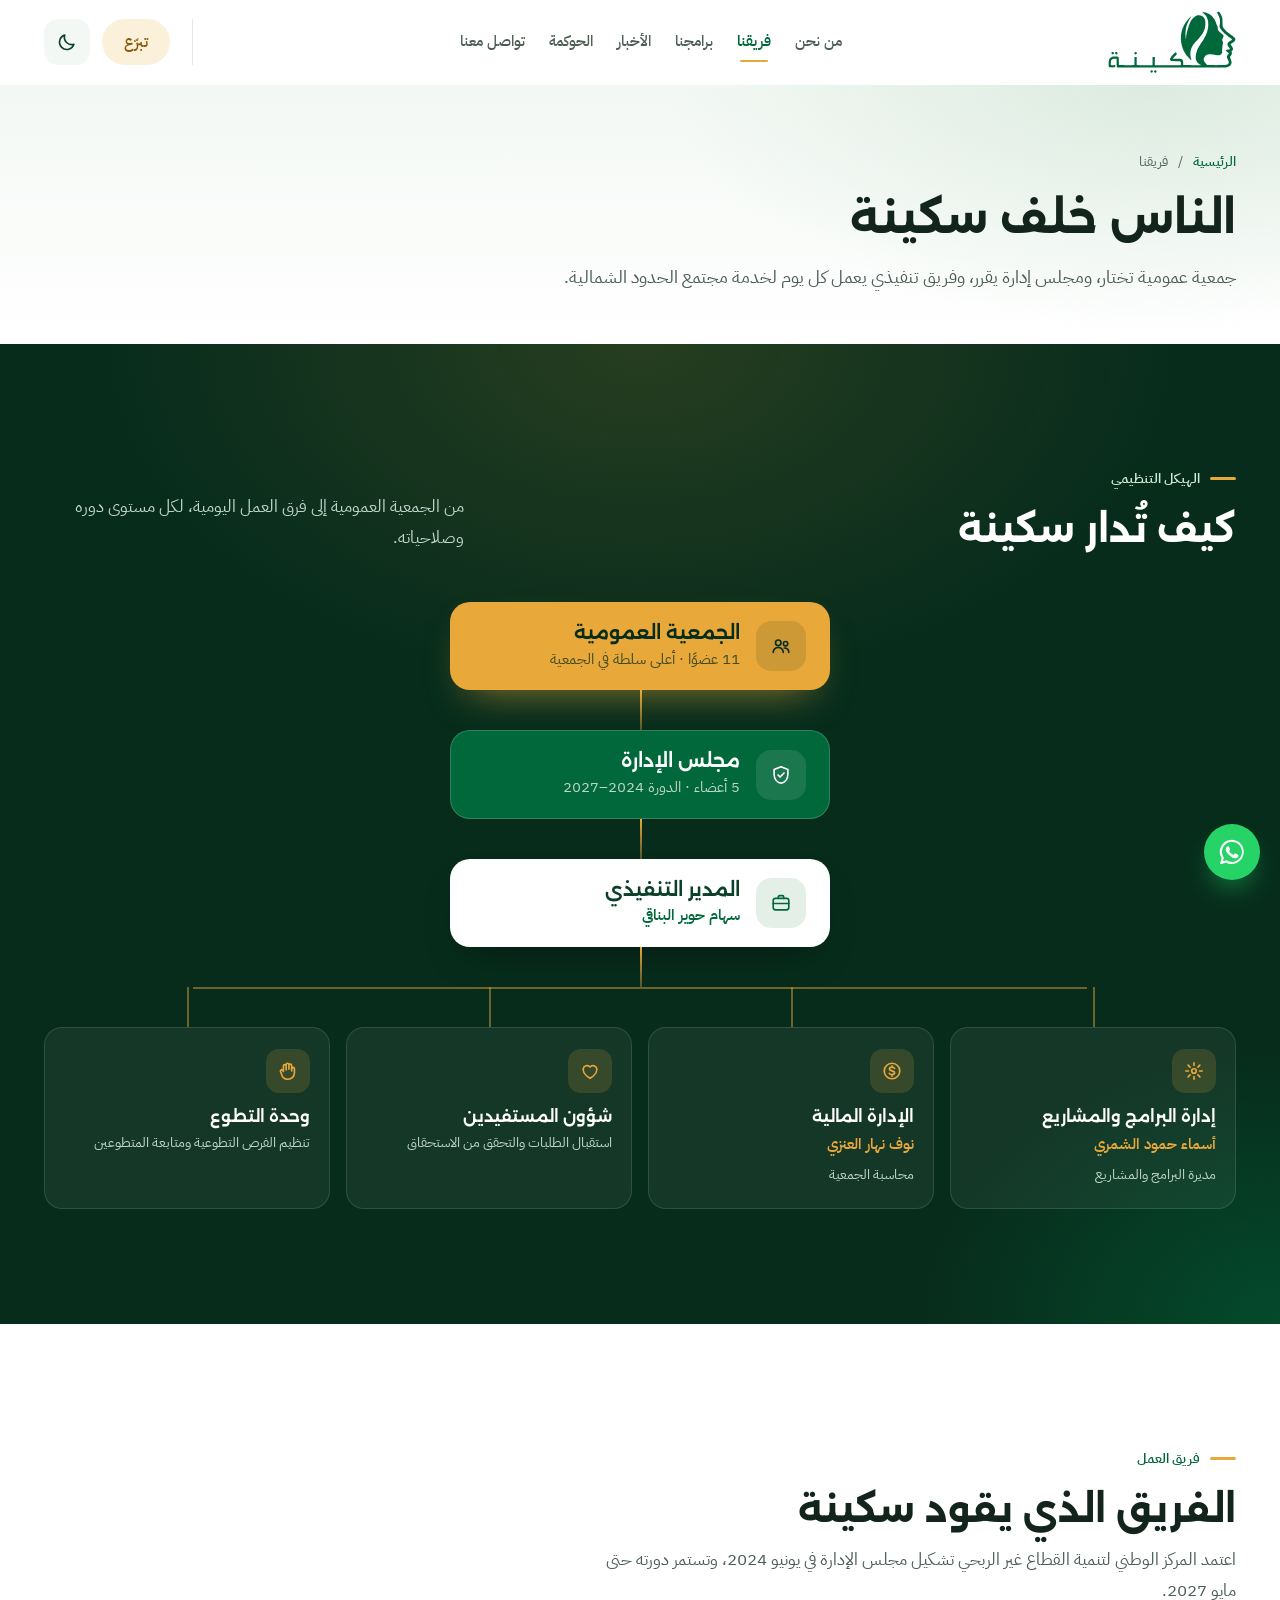
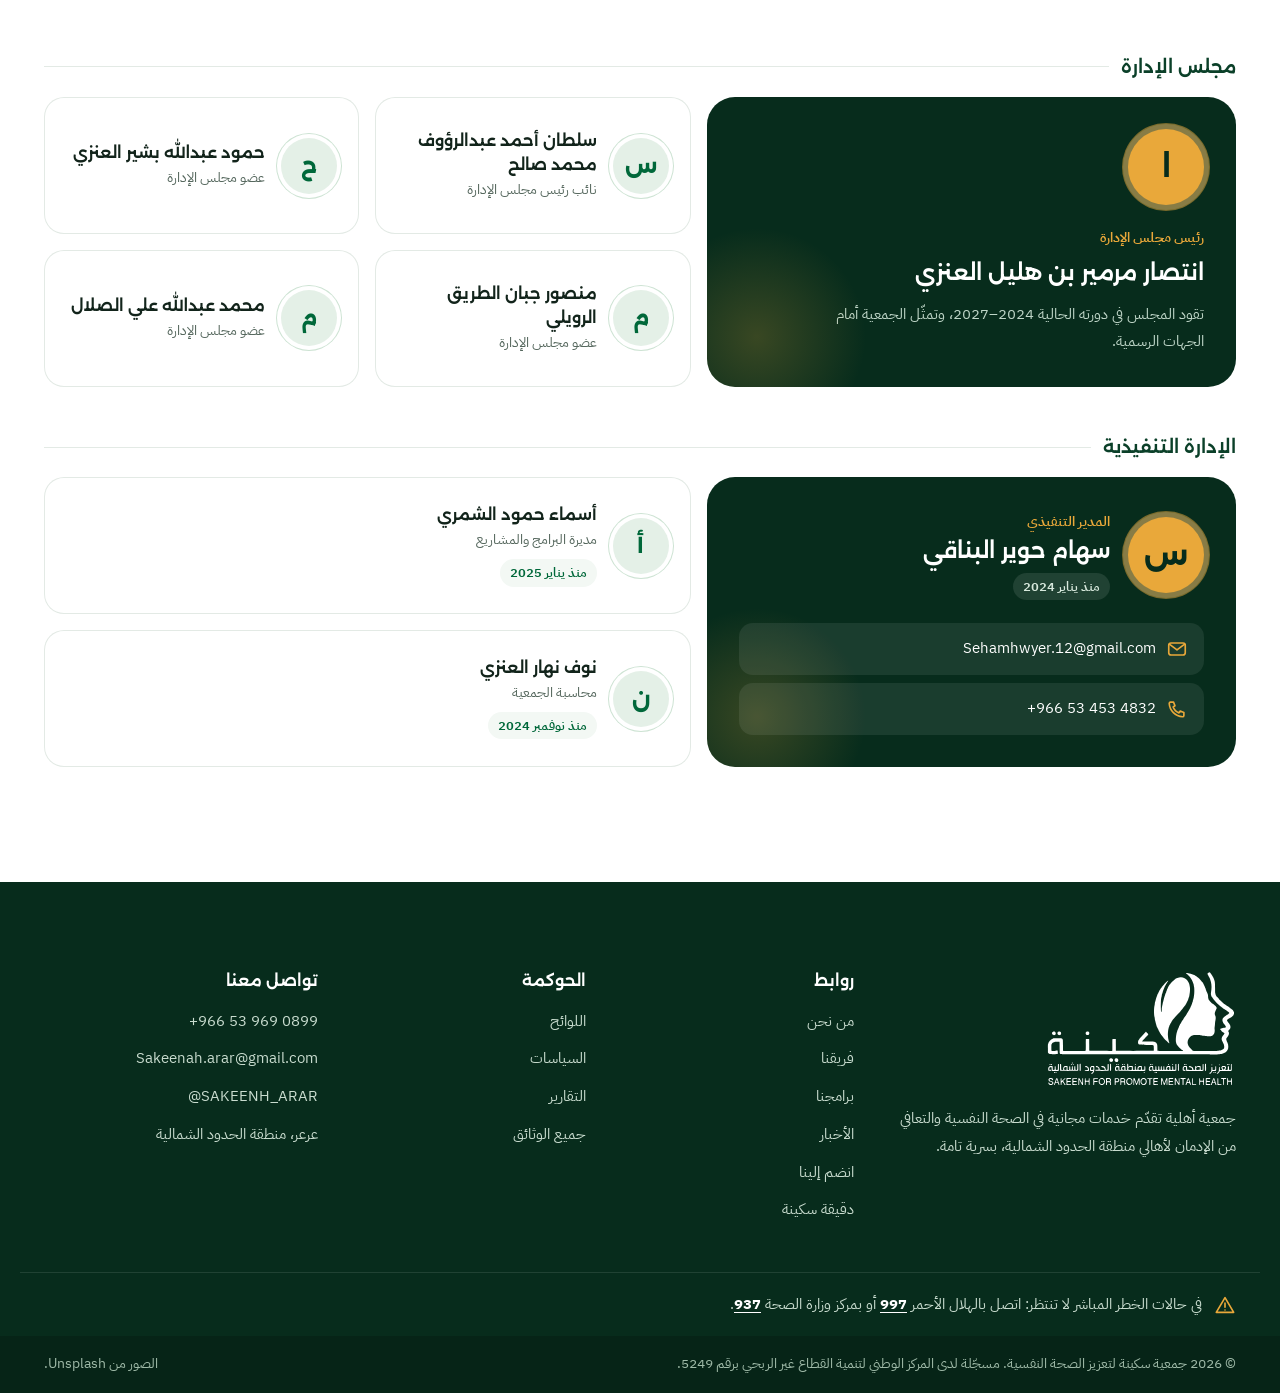
<file: team.html>
<!doctype html>
<html lang="ar" dir="rtl">
<head>
<meta charset="utf-8">
<meta name="viewport" content="width=device-width, initial-scale=1, viewport-fit=cover">
<title>فريقنا | جمعية سكينة لتعزيز الصحة النفسية</title>
<meta name="description" content="الهيكل التنظيمي لجمعية سكينة لتعزيز الصحة النفسية، ومجلس إدارتها، وإدارتها التنفيذية.">
<meta name="theme-color" content="#00683A">
<link rel="icon" href="assets/brand/mark-green.svg" type="image/svg+xml">
<link rel="preconnect" href="https://fonts.googleapis.com">
<link rel="preconnect" href="https://fonts.gstatic.com" crossorigin>
<link rel="stylesheet" href="https://fonts.googleapis.com/css2?family=Alexandria:wght@400;500;600;700&family=IBM+Plex+Mono:wght@500;600&family=IBM+Plex+Sans+Arabic:wght@400;500;600;700&display=swap">
<link rel="stylesheet" href="styles.css?v=8f23e8a3">
<link rel="stylesheet" href="about.css?v=d834de7f">
<link rel="stylesheet" href="site.css?v=c69e7972">
<script>(function(){var d=document.documentElement,t;d.classList.add("js");try{t=localStorage.getItem("theme")}catch(e){}if(t!=="light"&&t!=="dark")t=matchMedia("(prefers-color-scheme: dark)").matches?"dark":"light";d.setAttribute("data-theme",t)})()</script>
</head>
<body>

<a class="skip" href="#main">تخطَّ إلى المحتوى</a>

<header class="header">
  <div class="container header-in">
    <a class="brand" href="index.html" aria-label="جمعية سكينة، الصفحة الرئيسية">
      <img src="assets/brand/logo-green.svg" alt="" width="1057" height="512">
    </a>
    <nav class="nav" id="nav" aria-label="القائمة الرئيسية">
      <a class="nav-home" href="index.html"><svg class="ic" viewBox="0 0 24 24" aria-hidden="true"><path d="M4 10.5 12 4l8 6.5V20a1 1 0 0 1-1 1h-4.5v-6h-5v6H5a1 1 0 0 1-1-1v-9.5Z"/></svg><span>الرئيسية</span></a>
      <a href="about.html"><svg class="ic" viewBox="0 0 24 24" aria-hidden="true"><path d="M12 20V10"/><path d="M12 13c-4 0-6-2.5-6-6 4 0 6 2.5 6 6Z"/><path d="M12 11c0-3.5 2-6 6-6 0 3.5-2 6-6 6Z"/></svg><span>من نحن</span></a>
      <a href="team.html" aria-current="page"><svg class="ic" viewBox="0 0 24 24" aria-hidden="true"><circle cx="9" cy="8.5" r="3"/><path d="M3.5 19a5.5 5.5 0 0 1 11 0"/><circle cx="17" cy="9.5" r="2.4"/><path d="M15.5 14.2a4.5 4.5 0 0 1 5 4.8"/></svg><span>فريقنا</span></a>
      <a href="services.html"><svg class="ic" viewBox="0 0 24 24" aria-hidden="true"><path d="M12 20s-7-4.4-7-10a4 4 0 0 1 7-2.6A4 4 0 0 1 19 10c0 5.6-7 10-7 10Z"/></svg><span>برامجنا</span></a>
      <a href="news.html"><svg class="ic" viewBox="0 0 24 24" aria-hidden="true"><rect x="3.5" y="4.5" width="17" height="15" rx="2.5"/><path d="M7.5 9h9M7.5 12.5h9M7.5 16h5"/></svg><span>الأخبار</span></a>
      <a href="governance.html"><svg class="ic" viewBox="0 0 24 24" aria-hidden="true"><path d="M12 3 4.5 6v5.5c0 4.6 3.1 8.5 7.5 9.5 4.4-1 7.5-4.9 7.5-9.5V6L12 3Z"/><path d="m8.8 12 2.2 2.2 4.3-4.4"/></svg><span>الحوكمة</span></a>
      <a href="contact.html"><svg class="ic" viewBox="0 0 24 24" aria-hidden="true"><path d="M5 4.5h3.2l1.6 4-2 1.3a10.5 10.5 0 0 0 6.4 6.4l1.3-2 4 1.6V19a1.5 1.5 0 0 1-1.5 1.5A15.5 15.5 0 0 1 3.5 6 1.5 1.5 0 0 1 5 4.5Z"/></svg><span>تواصل معنا</span></a>
      <a class="nav-extra" href="join.html"><svg class="ic" viewBox="0 0 24 24" aria-hidden="true"><path d="M7 11V6.5a1.5 1.5 0 0 1 3 0V11M10 10V5a1.5 1.5 0 0 1 3 0v5M13 10V6a1.5 1.5 0 0 1 3 0v6"/><path d="M16 9.5a1.5 1.5 0 0 1 3 0V14a7 7 0 0 1-7 7h-.5A6.5 6.5 0 0 1 5 15.5L3.8 12.6a1.4 1.4 0 0 1 2.4-1.4L7 12.5"/></svg><span>انضم إلينا</span></a>
      <div class="nav-contact">
        <a href="https://wa.me/966539690899" target="_blank" rel="noopener" dir="ltr">+966 53 969 0899</a>
        <a href="mailto:Sakeenah.arar@gmail.com" dir="ltr">Sakeenah.arar@gmail.com</a>
      </div>
    </nav>
    <div class="header-actions">
      <a class="btn btn--gold-soft" href="donate.html">تبرّع</a>
      <button class="theme-toggle" type="button" aria-pressed="false" aria-label="تفعيل الوضع الليلي"><svg class="ic ic-moon" viewBox="0 0 24 24" aria-hidden="true"><path d="M19.5 14.5A8 8 0 0 1 9.5 4.5a8 8 0 1 0 10 10Z"/></svg><svg class="ic ic-sun" viewBox="0 0 24 24" aria-hidden="true"><circle cx="12" cy="12" r="4"/><path d="M12 2.5v2M12 19.5v2M2.5 12h2M19.5 12h2M5.3 5.3l1.4 1.4M17.3 17.3l1.4 1.4M5.3 18.7l1.4-1.4M17.3 6.7l1.4-1.4"/></svg></button>
      <button class="burger" type="button" aria-expanded="false" aria-controls="nav" aria-label="فتح القائمة"><span></span><span></span><span></span></button>
    </div>
  </div>
</header>

<main id="main">

  <!-- رأس الصفحة -->
  <section class="phero">
    <div class="container">
      <nav class="crumbs reveal" aria-label="مسار التصفح">
        <a href="index.html">الرئيسية</a><span aria-hidden="true">/</span><span aria-current="page">فريقنا</span>
      </nav>
      <h1 class="reveal">الناس خلف سكينة</h1>
      <p class="reveal">جمعية عمومية تختار، ومجلس إدارة يقرر، وفريق تنفيذي يعمل كل يوم لخدمة مجتمع الحدود الشمالية.</p>
    </div>
  </section>

  <!-- الهيكل التنظيمي -->
  <section class="section structure" id="structure" aria-labelledby="structure-h">
    <div class="container">
      <div class="section-head section-head--row reveal">
        <div>
          <p class="kicker kicker--light">الهيكل التنظيمي</p>
          <h2 id="structure-h">كيف تُدار سكينة</h2>
        </div>
        <p>من الجمعية العمومية إلى فرق العمل اليومية، لكل مستوى دوره وصلاحياته.</p>
      </div>
      <ol class="tree">
        <li class="tier reveal">
          <div class="tnode tnode--ga">
            <span class="tnode-ic"><svg class="ic" viewBox="0 0 24 24" aria-hidden="true"><circle cx="9" cy="8.5" r="3"/><path d="M3.5 19a5.5 5.5 0 0 1 11 0"/><circle cx="17" cy="9.5" r="2.4"/><path d="M15.5 14.2a4.5 4.5 0 0 1 5 4.8"/></svg></span>
            <div><h3>الجمعية العمومية</h3><p>11 عضوًا · أعلى سلطة في الجمعية</p></div>
          </div>
        </li>
        <li class="tier reveal">
          <div class="tnode tnode--board">
            <span class="tnode-ic"><svg class="ic" viewBox="0 0 24 24" aria-hidden="true"><path d="M12 3 4.5 6v5.5c0 4.6 3.1 8.5 7.5 9.5 4.4-1 7.5-4.9 7.5-9.5V6L12 3Z"/><path d="m8.8 12 2.2 2.2 4.3-4.4"/></svg></span>
            <div><h3>مجلس الإدارة</h3><p>5 أعضاء · الدورة 2024–2027</p></div>
          </div>
        </li>
        <li class="tier reveal">
          <div class="tnode tnode--exec">
            <span class="tnode-ic"><svg class="ic" viewBox="0 0 24 24" aria-hidden="true"><rect x="3.5" y="7" width="17" height="12.5" rx="2.5"/><path d="M9 7V5.5A1.5 1.5 0 0 1 10.5 4h3A1.5 1.5 0 0 1 15 5.5V7M3.5 12.5h17"/></svg></span>
            <div><h3>المدير التنفيذي</h3><p>سهام حوير البناقي</p></div>
          </div>
        </li>
        <li class="tier tier--units">
          <ul class="units">
            <li class="unit reveal">
              <span class="unit-ic"><svg class="ic" viewBox="0 0 24 24" aria-hidden="true"><path d="M12 3v3M12 18v3M3 12h3M18 12h3M5.6 5.6l2.1 2.1M16.3 16.3l2.1 2.1M5.6 18.4l2.1-2.1M16.3 7.7l2.1-2.1"/><circle cx="12" cy="12" r="2.5"/></svg></span>
              <h4>إدارة البرامج والمشاريع</h4>
              <p class="unit-person">أسماء حمود الشمري</p><p class="unit-role">مديرة البرامج والمشاريع</p>
            </li>
            <li class="unit reveal">
              <span class="unit-ic"><svg class="ic" viewBox="0 0 24 24" aria-hidden="true"><circle cx="12" cy="12" r="8.5"/><path d="M14.8 9.2c-.5-.9-1.6-1.4-2.8-1.4-1.6 0-2.8.8-2.8 2s1.1 1.7 2.8 2.1 2.8.9 2.8 2.1-1.2 2-2.8 2c-1.3 0-2.4-.6-2.9-1.5M12 6.3v1.5M12 16.2v1.5"/></svg></span>
              <h4>الإدارة المالية</h4>
              <p class="unit-person">نوف نهار العنزي</p><p class="unit-role">محاسبة الجمعية</p>
            </li>
            <li class="unit reveal">
              <span class="unit-ic"><svg class="ic" viewBox="0 0 24 24" aria-hidden="true"><path d="M12 20s-7.5-4.4-7.5-10A4.3 4.3 0 0 1 12 7.6 4.3 4.3 0 0 1 19.5 10C19.5 15.6 12 20 12 20Z"/></svg></span>
              <h4>شؤون المستفيدين</h4>
              <p class="unit-role">استقبال الطلبات والتحقق من الاستحقاق</p>
            </li>
            <li class="unit reveal">
              <span class="unit-ic"><svg class="ic" viewBox="0 0 24 24" aria-hidden="true"><path d="M7 11V6.5a1.5 1.5 0 0 1 3 0V11M10 10V5a1.5 1.5 0 0 1 3 0v5M13 10V6a1.5 1.5 0 0 1 3 0v6"/><path d="M16 9.5a1.5 1.5 0 0 1 3 0V14a7 7 0 0 1-7 7h-.5A6.5 6.5 0 0 1 5 15.5L3.8 12.6a1.4 1.4 0 0 1 2.4-1.4L7 12.5"/></svg></span>
              <h4>وحدة التطوع</h4>
              <p class="unit-role">تنظيم الفرص التطوعية ومتابعة المتطوعين</p>
            </li>
          </ul>
        </li>
      </ol>
    </div>
  </section>

  <!-- فريق العمل -->
  <section class="section team" id="board" aria-labelledby="board-h">
    <div class="container">
      <div class="section-head reveal">
        <p class="kicker">فريق العمل</p>
        <h2 id="board-h">الفريق الذي يقود سكينة</h2>
        <p>اعتمد المركز الوطني لتنمية القطاع غير الربحي تشكيل مجلس الإدارة في يونيو 2024، وتستمر دورته حتى مايو 2027.</p>
      </div>

      <h3 class="team-label reveal">مجلس الإدارة</h3>
      <div class="team-board">
        <article class="lead-card reveal">
          <span class="mono mono--lg" aria-hidden="true">ا</span>
          <p class="lead-role">رئيس مجلس الإدارة</p>
          <h4>انتصار مرمير بن هليل العنزي</h4>
          <p class="lead-note">تقود المجلس في دورته الحالية 2024–2027، وتمثّل الجمعية أمام الجهات الرسمية.</p>
        </article>
        <ul class="people">
          <li class="person reveal"><span class="mono" aria-hidden="true">س</span><div><h4>سلطان أحمد عبدالرؤوف محمد صالح</h4><p>نائب رئيس مجلس الإدارة</p></div></li>
          <li class="person reveal"><span class="mono" aria-hidden="true">ح</span><div><h4>حمود عبدالله بشير العنزي</h4><p>عضو مجلس الإدارة</p></div></li>
          <li class="person reveal"><span class="mono" aria-hidden="true">م</span><div><h4>منصور جبان الطريق الرويلي</h4><p>عضو مجلس الإدارة</p></div></li>
          <li class="person reveal"><span class="mono" aria-hidden="true">م</span><div><h4>محمد عبدالله علي الصلال</h4><p>عضو مجلس الإدارة</p></div></li>
        </ul>
      </div>

      <h3 class="team-label reveal">الإدارة التنفيذية</h3>
      <div class="team-exec">
        <article class="exec-card reveal">
          <div class="exec-who">
            <span class="mono mono--lg" aria-hidden="true">س</span>
            <div>
              <p class="lead-role">المدير التنفيذي</p>
              <h4>سهام حوير البناقي</h4>
              <span class="since">منذ يناير 2024</span>
            </div>
          </div>
          <div class="exec-contact">
            <a href="mailto:Sehamhwyer.12@gmail.com"><svg class="ic" viewBox="0 0 24 24" aria-hidden="true"><rect x="3" y="5.5" width="18" height="13" rx="2.5"/><path d="m4 7 8 6 8-6"/></svg><span dir="ltr">Sehamhwyer.12@gmail.com</span></a>
            <a href="tel:+966534534832"><svg class="ic" viewBox="0 0 24 24" aria-hidden="true"><path d="M5 4.5h3.2l1.6 4-2 1.3a10.5 10.5 0 0 0 6.4 6.4l1.3-2 4 1.6V19a1.5 1.5 0 0 1-1.5 1.5A15.5 15.5 0 0 1 3.5 6 1.5 1.5 0 0 1 5 4.5Z"/></svg><span dir="ltr">+966 53 453 4832</span></a>
          </div>
        </article>
        <ul class="people people--staff">
          <li class="person reveal"><span class="mono" aria-hidden="true">أ</span><div><h4>أسماء حمود الشمري</h4><p>مديرة البرامج والمشاريع</p><span class="since">منذ يناير 2025</span></div></li>
          <li class="person reveal"><span class="mono" aria-hidden="true">ن</span><div><h4>نوف نهار العنزي</h4><p>محاسبة الجمعية</p><span class="since">منذ نوفمبر 2024</span></div></li>
        </ul>
      </div>
    </div>
  </section>

</main>

<footer class="footer">
  <div class="container footer-in">
    <div class="footer-brand">
      <img src="assets/brand/logo-full-white.svg" alt="جمعية سكينة لتعزيز الصحة النفسية بمنطقة الحدود الشمالية" width="599" height="369" loading="lazy">
      <p>جمعية أهلية تقدّم خدمات مجانية في الصحة النفسية والتعافي من الإدمان لأهالي منطقة الحدود الشمالية، بسرية تامة.</p>
    </div>
    <div class="footer-col">
      <h3>روابط</h3>
      <ul>
        <li><a href="about.html">من نحن</a></li>
        <li><a href="team.html">فريقنا</a></li>
        <li><a href="services.html">برامجنا</a></li>
        <li><a href="news.html">الأخبار</a></li>
        <li><a href="join.html">انضم إلينا</a></li>
        <li><a href="index.html#breathe">دقيقة سكينة</a></li>
      </ul>
    </div>
    <div class="footer-col">
      <h3>الحوكمة</h3>
      <ul>
        <li><a href="governance.html#regs">اللوائح</a></li>
        <li><a href="governance.html#policies">السياسات</a></li>
        <li><a href="governance.html#reports">التقارير</a></li>
        <li><a href="governance.html">جميع الوثائق</a></li>
      </ul>
    </div>
    <div class="footer-col">
      <h3>تواصل معنا</h3>
      <ul class="footer-contact">
        <li><a href="https://wa.me/966539690899" target="_blank" rel="noopener" dir="ltr">+966 53 969 0899</a></li>
        <li><a href="mailto:Sakeenah.arar@gmail.com" dir="ltr">Sakeenah.arar@gmail.com</a></li>
        <li><a href="https://x.com/SAKEENH_ARAR" target="_blank" rel="noopener" dir="ltr">@SAKEENH_ARAR</a></li>
        <li>عرعر، منطقة الحدود الشمالية</li>
      </ul>
    </div>
  </div>
  <div class="container footer-emergency">
    <svg class="ic" viewBox="0 0 24 24" aria-hidden="true"><path d="M12 4 2.5 20h19L12 4Z"/><path d="M12 10v4.5M12 17.5h.01"/></svg>
    <p>في حالات الخطر المباشر لا تنتظر: اتصل بالهلال الأحمر <a href="tel:997">997</a> أو بمركز وزارة الصحة <a href="tel:937">937</a>.</p>
  </div>
  <div class="footer-bottom">
    <div class="container footer-bottom-in">
      <p>© 2026 جمعية سكينة لتعزيز الصحة النفسية. مسجّلة لدى المركز الوطني لتنمية القطاع غير الربحي برقم 5249.</p>
      <p>الصور من Unsplash.</p>
    </div>
  </div>
</footer>



<a class="wa-float" href="https://wa.me/966539690899" target="_blank" rel="noopener" aria-label="تواصل معنا عبر واتساب">
  <svg viewBox="0 0 24 24" aria-hidden="true"><path fill="currentColor" d="M12 2.2a9.7 9.7 0 0 0-8.3 14.8L2.3 21.8l4.9-1.3A9.7 9.7 0 1 0 12 2.2Zm0 17.7a8 8 0 0 1-4.1-1.1l-.3-.2-2.9.8.8-2.8-.2-.3A8 8 0 1 1 12 19.9Zm4.4-6c-.2-.1-1.4-.7-1.7-.8-.2-.1-.4-.1-.5.1l-.8.9c-.1.2-.3.2-.5.1a6.5 6.5 0 0 1-3.2-2.8c-.2-.4.2-.4.7-1.3.1-.2 0-.3 0-.4l-.8-1.8c-.2-.5-.4-.4-.5-.4h-.5a.9.9 0 0 0-.7.3 2.8 2.8 0 0 0-.9 2.1 4.9 4.9 0 0 0 1 2.6 11.2 11.2 0 0 0 4.3 3.8c1.6.7 2.2.7 3 .6a2.6 2.6 0 0 0 1.7-1.2 2.1 2.1 0 0 0 .1-1.2c0-.1-.2-.2-.4-.3Z"/></svg>
</a>

<script src="main.js?v=59d5ffa9" defer></script>
</body>
</html>
</file>
<file: styles.css>
/* جمعية سكينة — نظام التصميم */

:root {
  /* ألوان الهوية: أخضر الشعار، ودرجات منه، ولمسة رملية دافئة، وذهبي الورق الرسمي */
  --green: #00683A;
  --green-600: #00573A;
  --green-800: #0B4029;
  --green-900: #072C1C;
  --mint-50: #F3F8F4;
  --mint-100: #E4F0E7;
  --mint-200: #CDE3D3;
  --sand-50: #FBF8F2;
  --sand-100: #F4ECDD;
  --gold: #E9A83A;
  --gold-600: #C98A1E;
  --ink: #12241B;
  --ink-2: #4B5E54;
  --ink-3: #56685E;
  --line: #E3EAE5;
  --white: #FFFFFF;
  --surface: #FFFFFF;
  --accent: #00683A;
  --accent-strong: #0B4029;
  --brown: #8A5A08;

  --f-head: "Alexandria", "IBM Plex Sans Arabic", system-ui, sans-serif;
  --f-body: "IBM Plex Sans Arabic", system-ui, sans-serif;

  --h1: clamp(34px, 4.2vw, 60px);
  --h2: clamp(28px, 2.9vw, 42px);
  --h3: 20px;
  --body: 17px;
  --small: 14px;

  --r-lg: 28px;
  --r-md: 20px;
  --r-sm: 14px;
  --shadow: 0 24px 48px -28px rgba(7, 44, 28, .28);
  --shadow-sm: 0 10px 30px -18px rgba(7, 44, 28, .3);
  --ease: cubic-bezier(.2, .7, .2, 1);
  --container: 1240px;
}

*, *::before, *::after { box-sizing: border-box; }
html { scroll-behavior: smooth; scroll-padding-top: 96px; -webkit-text-size-adjust: 100%; }
body {
  margin: 0;
  font-family: var(--f-body);
  font-size: var(--body);
  line-height: 1.85;
  color: var(--ink);
  background: var(--surface);
}
img { display: block; max-width: 100%; height: auto; }
h1, h2, h3, h4, p, ul, ol, figure { margin: 0; padding: 0; }
ul, ol { list-style: none; }
a { color: inherit; text-decoration: none; }
button { font: inherit; color: inherit; cursor: pointer; }
:focus-visible { outline: 3px solid var(--gold); outline-offset: 3px; border-radius: 6px; }
::selection { background: var(--mint-200); }

h1, h2, h3, h4 { font-family: var(--f-head); font-weight: 700; line-height: 1.35; color: var(--ink); }
h4 { font-weight: 600; }
h2 { font-size: var(--h2); }
h3 { font-size: var(--h3); font-weight: 600; }

.container { width: 100%; max-width: var(--container); margin-inline: auto; padding-inline: 24px; }
.section { padding-block: clamp(72px, 9vw, 120px); }
.section--tint { background: var(--mint-50); }
.sr-only { position: absolute; width: 1px; height: 1px; overflow: hidden; clip-path: inset(50%); white-space: nowrap; color: inherit; }
.skip { position: absolute; inset-inline-start: 16px; top: -80px; z-index: 200; background: var(--gold); color: var(--ink); padding: 10px 18px; border-radius: 999px; font-weight: 600; }
.skip:focus { top: 12px; }

.ic { width: 22px; height: 22px; flex: none; fill: none; stroke: currentColor; stroke-width: 1.8; stroke-linecap: round; stroke-linejoin: round; }
.ic--fill { fill: currentColor; stroke: none; }

/* ===== الأزرار ===== */
.btn {
  display: inline-flex; align-items: center; justify-content: center; gap: 10px;
  min-height: 46px; padding: 0 22px; border-radius: 999px; border: 0;
  font-family: var(--f-body); font-size: 15px; font-weight: 600; line-height: 1; white-space: nowrap;
  transition: background-color .25s, color .25s, transform .2s var(--ease), box-shadow .25s;
}
.btn:active { transform: scale(.97); }
.btn .ic { width: 20px; height: 20px; }
.btn--lg { min-height: 56px; padding: 0 30px; font-size: 16px; }
.btn--primary { background: var(--green); color: var(--white); box-shadow: 0 12px 24px -14px rgba(0, 104, 58, .7); }
.btn--primary:hover { background: var(--green-600); }
.btn--ghost { background: var(--surface); color: var(--accent); box-shadow: inset 0 0 0 1.5px var(--mint-200); }
.btn--ghost:hover { box-shadow: inset 0 0 0 1.5px var(--green); }
.btn--gold { background: var(--gold); color: var(--ink); }
.btn--gold-soft { background: #FBF0DA; color: var(--brown); }
.btn--gold-soft:hover { background: var(--gold); color: var(--ink); }
.btn--light { background: var(--surface); color: var(--accent-strong); }
.btn--light:hover { background: var(--mint-100); }

.kicker {
  display: inline-flex; align-items: center; gap: 10px;
  font-size: var(--small); font-weight: 600; color: var(--accent); margin-bottom: 12px;
}
.kicker::before { content: ""; width: 26px; height: 3px; border-radius: 3px; background: var(--gold); }
.kicker--light { color: #CFEBD5; }

.section-head { max-width: 640px; margin-bottom: 48px; }
.section-head p:not(.kicker) { color: var(--ink-2); margin-top: 10px; }
.section-head--row { max-width: none; display: flex; align-items: flex-end; justify-content: space-between; gap: 24px 48px; flex-wrap: wrap; }
.section-head--row > p { max-width: 420px; margin: 0; color: var(--ink-2); }

/* ===== الشريط العلوي ===== */
.topbar { background: var(--green-900); color: #D5E6DA; font-size: 13.5px; }
.topbar-in { display: flex; align-items: center; justify-content: space-between; gap: 16px; min-height: 42px; }
.topbar-reg { display: flex; align-items: center; gap: 8px; line-height: 1.5; }
.topbar-reg .ic { width: 18px; height: 18px; color: var(--gold); }
.topbar-links { display: flex; align-items: center; gap: 22px; }
.topbar-links a { display: inline-flex; align-items: center; transition: color .2s; }
.topbar-links a:hover { color: var(--white); }
.topbar-links .ic { width: 16px; height: 16px; }

/* ===== الهيدر ===== */
.header {
  position: sticky; top: 0; z-index: 100;
  background: rgba(255, 255, 255, .96);
  border-bottom: 1px solid transparent;
  transition: box-shadow .3s, border-color .3s;
}
.header.is-scrolled { box-shadow: 0 10px 30px -20px rgba(7, 44, 28, .35); border-color: var(--line); }
.header-in { display: flex; align-items: center; gap: 28px; min-height: 84px; }
.brand { flex: none; }
.brand img { width: 128px; height: auto; }
.nav { display: flex; align-items: center; gap: 4px; margin-inline-start: auto; }
.nav > a {
  position: relative; padding: 10px 14px; border-radius: 999px;
  font-size: 15px; font-weight: 500; color: var(--ink-2);
  transition: color .2s, background-color .2s;
}
.nav > a:hover { color: var(--accent); background: var(--mint-50); }
.nav > a[aria-current="page"] { color: var(--accent); font-weight: 600; }
.nav > a[aria-current="page"]::after {
  content: ""; position: absolute; inset-inline: 14px; bottom: 4px; height: 2px; border-radius: 2px; background: var(--gold);
}
.nav-actions-mobile { display: none; }
.header-actions { display: flex; align-items: center; gap: 10px; }
.burger { display: none; width: 46px; height: 46px; border-radius: 14px; border: 0; background: var(--mint-50); padding: 0; position: relative; }
.burger span { position: absolute; inset-inline: 13px; height: 2px; border-radius: 2px; background: var(--green-800); transition: transform .3s var(--ease), opacity .2s; }
.burger span:nth-child(1) { top: 16px; } .burger span:nth-child(2) { top: 22px; } .burger span:nth-child(3) { top: 28px; }
.burger[aria-expanded="true"] span:nth-child(1) { transform: translateY(6px) rotate(45deg); }
.burger[aria-expanded="true"] span:nth-child(2) { opacity: 0; }
.burger[aria-expanded="true"] span:nth-child(3) { transform: translateY(-6px) rotate(-45deg); }

/* ===== الواجهة ===== */
.hero {
  position: relative; overflow: hidden;
  background:
    radial-gradient(900px 500px at 85% 0%, rgba(205, 227, 211, .55), transparent 60%),
    linear-gradient(180deg, var(--mint-50), var(--surface));
  padding-block: clamp(40px, 6vw, 72px) clamp(120px, 12vw, 150px);
}
.hero-in { display: grid; grid-template-columns: 1.08fr .92fr; align-items: center; gap: 56px; }
.pill {
  display: inline-flex; align-items: center; gap: 10px;
  padding: 8px 16px; border-radius: 999px; background: var(--surface);
  box-shadow: inset 0 0 0 1px var(--mint-200);
  font-size: var(--small); font-weight: 500; color: var(--accent-strong);
}
.pill-dot { width: 8px; height: 8px; border-radius: 50%; background: var(--green); box-shadow: 0 0 0 4px rgba(0, 104, 58, .15); }
.hero h1 { font-size: var(--h1); line-height: 1.3; margin-top: 22px; max-width: 13em; }
.hl { position: relative; z-index: 0; color: var(--accent); white-space: nowrap; }
.hl::after {
  content: ""; position: absolute; inset-inline: 0; bottom: .08em; height: .22em; z-index: -1;
  border-radius: 999px; background: rgba(233, 168, 58, .35);
}
.hero-lede { margin-top: 18px; font-size: 18px; color: var(--ink-2); max-width: 34em; }
.hero-cta { display: flex; flex-wrap: wrap; gap: 12px; margin-top: 30px; }
.trust { display: flex; flex-wrap: wrap; gap: 10px 26px; margin-top: 34px; }
.trust li { display: inline-flex; align-items: center; gap: 8px; font-size: 15px; font-weight: 500; color: var(--ink-2); }
.trust .ic { color: var(--accent); width: 20px; height: 20px; }

.hero-media { position: relative; justify-self: center; width: min(100%, 440px); }
.leaf-bg {
  position: absolute; inset: 6% -10% -4% 12%;
  border-radius: 46% 8% 46% 8% / 46% 8% 46% 8%;
  background: var(--mint-100);
  transform: rotate(-6deg);
}
.hero-photo {
  position: relative; width: 100%; aspect-ratio: 4 / 5; object-fit: cover; object-position: 50% 30%;
  border-radius: 220px 36px 220px 36px;
  box-shadow: var(--shadow);
}
.float-card {
  position: absolute; display: flex; align-items: center; gap: 12px;
  padding: 12px 16px 12px 20px; border-radius: 18px;
  background: var(--surface); box-shadow: var(--shadow-sm);
  font-size: 13.5px; line-height: 1.5;
}
.float-card b { display: block; font-family: var(--f-head); font-size: 17px; color: var(--ink); }
.float-card small { color: var(--ink-2); font-size: 13px; }
.float-card--stat { top: 12%; inset-inline-end: -14%; animation: floaty 6s ease-in-out infinite; }
.float-card--breathe { bottom: 9%; inset-inline-start: -16%; animation: floaty 6s ease-in-out -3s infinite; transition: box-shadow .25s; }
.float-card--breathe:hover { box-shadow: 0 16px 36px -16px rgba(7, 44, 28, .45); }
.float-ic { display: grid; place-items: center; width: 42px; height: 42px; border-radius: 12px; background: #FBF0DA; color: var(--gold-600); }
.mini-breath { position: relative; width: 42px; height: 42px; border-radius: 50%; background: var(--mint-100); }
.mini-breath::after { content: ""; position: absolute; inset: 9px; border-radius: 50%; background: var(--green); animation: breathe-mini 8s ease-in-out infinite; }
@keyframes floaty { 50% { transform: translateY(-8px); } }
@keyframes breathe-mini { 0%, 100% { transform: scale(.55); } 45%, 60% { transform: scale(1); } }

/* ===== الخدمات السريعة ===== */
.services { position: relative; z-index: 2; margin-top: clamp(-96px, -8vw, -72px); }
.services-grid { display: grid; grid-template-columns: repeat(4, 1fr); gap: 18px; }
.service {
  position: relative; display: block; padding: 28px 24px 26px;
  background: var(--surface); border-radius: var(--r-md);
  box-shadow: var(--shadow-sm), inset 0 0 0 1px var(--line);
  transition: transform .3s var(--ease), box-shadow .3s;
}
.service:hover { transform: translateY(-6px); box-shadow: var(--shadow), inset 0 0 0 1px var(--mint-200); }
.service-ic { display: grid; place-items: center; width: 52px; height: 52px; border-radius: 16px; background: var(--mint-100); color: var(--accent); margin-bottom: 18px; transition: background-color .3s, color .3s; }
.service:hover .service-ic { background: var(--green); color: var(--white); }
.service h3 { margin-bottom: 6px; }
.service p { font-size: 15px; line-height: 1.75; color: var(--ink-2); }
.service-go { position: absolute; top: 28px; inset-inline-end: 24px; color: var(--ink-3); font-size: 20px; transition: color .25s, transform .3s var(--ease); }
.service:hover .service-go { color: var(--accent); transform: translateX(-4px); }

/* ===== من نحن ===== */
.about-in { display: grid; grid-template-columns: 1fr 1fr; align-items: center; gap: clamp(40px, 6vw, 88px); }
.about-media { position: relative; padding-bottom: 64px; padding-inline-end: 64px; }
.about-photo-main { width: 100%; aspect-ratio: 5 / 4; object-fit: cover; border-radius: var(--r-lg); }
.about-photo-small {
  position: absolute; inset-inline-end: 0; bottom: 0;
  width: 44%; aspect-ratio: 4 / 5; object-fit: cover; object-position: 50% 20%;
  border-radius: 120px 20px 120px 20px; border: 8px solid var(--surface); box-shadow: var(--shadow);
}
.about-badge {
  position: absolute; top: 24px; inset-inline-start: -18px;
  display: grid; justify-items: center; gap: 2px;
  padding: 16px 20px; border-radius: 20px; background: var(--green); color: var(--white); box-shadow: var(--shadow);
}
.about-badge b { font-family: var(--f-head); font-size: 22px; line-height: 1.2; }
.about-badge span { font-size: 13px; color: #CFEBD5; }
.about-text > p:not(.kicker) { color: var(--ink-2); margin-top: 14px; }
.about-text h2 { max-width: 14em; }
.vm { display: grid; grid-template-columns: 1fr 1fr; gap: 16px; margin-top: 28px; }
.vm-item { display: flex; gap: 14px; padding: 18px; border-radius: var(--r-sm); background: var(--mint-50); }
.vm-ic { display: grid; place-items: center; flex: none; width: 42px; height: 42px; border-radius: 12px; background: var(--surface); color: var(--accent); }
.vm-item h3 { font-size: 17px; margin-bottom: 2px; }
.vm-item p { font-size: 14.5px; line-height: 1.7; color: var(--ink-2); }
.values-chips { display: flex; flex-wrap: wrap; gap: 8px; margin: 24px 0 30px; }
.values-chips li { padding: 6px 14px; border-radius: 999px; background: var(--sand-50); box-shadow: inset 0 0 0 1px var(--sand-100); font-size: 14px; font-weight: 500; color: #6B5428; }

/* ===== مساراتنا ===== */
.paths-grid { display: grid; grid-template-columns: repeat(4, 1fr); gap: 20px; }
.path-card { display: flex; flex-direction: column; background: var(--surface); border-radius: var(--r-md); overflow: hidden; box-shadow: inset 0 0 0 1px var(--line); transition: transform .35s var(--ease), box-shadow .35s; }
.path-card:hover { transform: translateY(-6px); box-shadow: var(--shadow); }
.path-img { overflow: hidden; aspect-ratio: 16 / 11; }
.path-img img { width: 100%; height: 100%; object-fit: cover; transition: transform .8s var(--ease); }
.path-card:hover .path-img img { transform: scale(1.06); }
.path-body { padding: 22px 22px 26px; }
.path-meta { display: inline-block; padding: 4px 12px; border-radius: 999px; background: var(--mint-100); color: var(--accent); font-size: 13px; font-weight: 600; margin-bottom: 12px; }
.path-body h3 { margin-bottom: 6px; }
.path-body p { font-size: 15px; line-height: 1.75; color: var(--ink-2); }

/* ===== بالأرقام ===== */
.stats { position: relative; overflow: hidden; background: var(--green-800); color: var(--white); padding-block: clamp(56px, 7vw, 84px); }
.stats::before {
  content: ""; position: absolute; inset-block: -40%; inset-inline-start: -6%; width: 46%;
  background: url("assets/brand/mark-white.svg") no-repeat center / contain; opacity: .06;
}
.stats-grid { position: relative; display: grid; grid-template-columns: repeat(4, 1fr); }
.stats-grid li { display: grid; gap: 4px; text-align: center; padding: 8px 16px; }
.stats-grid li + li { border-inline-start: 1px solid rgba(255, 255, 255, .14); }
.stats-grid b { font-family: var(--f-head); font-weight: 700; font-size: clamp(34px, 3.6vw, 50px); line-height: 1.2; color: var(--white); font-variant-numeric: tabular-nums; }
.stats-grid span { font-size: 15px; color: #CFE3D5; }

/* ===== الحملات ===== */
.timeline { position: relative; display: grid; grid-template-columns: repeat(5, 1fr); gap: 16px; }
.timeline::before { content: ""; position: absolute; inset-inline: 0; top: 38px; height: 2px; background: repeating-linear-gradient(to left, var(--mint-200) 0 8px, transparent 8px 16px); }
.camp { position: relative; display: flex; flex-direction: column; gap: 6px; padding: 76px 20px 22px; border-radius: var(--r-md); background: var(--surface); transition: background-color .3s, box-shadow .3s; }
.camp::before { content: ""; position: absolute; top: 30px; inset-inline-start: 20px; width: 18px; height: 18px; border-radius: 50%; background: var(--surface); box-shadow: inset 0 0 0 5px var(--green); }
.camp:hover { background: var(--mint-50); }
.camp-date { font-size: 13px; font-weight: 600; color: var(--accent); }
.camp h3 { font-size: 17px; line-height: 1.5; }
.camp-reach { margin-top: auto; padding-top: 10px; font-size: 14px; color: var(--ink-2); }
.camp-reach b { display: block; font-family: var(--f-head); font-size: 26px; color: var(--ink); line-height: 1.3; }
.camp-where { font-size: 13px; color: var(--ink-3); }
.camp--featured { background: var(--green); }
.camp--featured::before { box-shadow: inset 0 0 0 5px var(--gold); }
.camp--featured:hover { background: var(--green-600); }
.camp--featured .camp-date { color: #FBE3B5; }
.camp--featured h3, .camp--featured .camp-reach b { color: var(--white); }
.camp--featured .camp-reach, .camp--featured .camp-where { color: #CFEBD5; }

/* ===== برامج 2025 ===== */
.programs { display: grid; grid-template-columns: repeat(4, 1fr); gap: 14px; }
.prog {
  display: grid; gap: 6px; align-content: start; padding: 22px; border-radius: var(--r-md);
  background: var(--mint-50); transition: transform .3s var(--ease), background-color .3s;
}
.prog:hover { transform: translateY(-4px); background: var(--mint-100); }
.prog-ic { display: grid; place-items: center; width: 46px; height: 46px; margin-bottom: 8px; border-radius: 14px; background: var(--surface); color: var(--accent); }
.prog h3 { font-size: 17px; line-height: 1.5; }
.prog-type { font-size: 13.5px; color: var(--ink-2); }
.wmhd { margin-top: 56px; padding: clamp(24px, 3vw, 36px); border-radius: var(--r-lg); background: var(--surface); box-shadow: inset 0 0 0 1px var(--line); }
.wmhd-head { display: flex; align-items: baseline; justify-content: space-between; gap: 8px 24px; flex-wrap: wrap; margin-bottom: 24px; }
.wmhd-head h3 { font-size: 21px; }
.wmhd-head p { font-size: 15px; color: var(--ink-2); }
.timeline--4 { grid-template-columns: repeat(4, 1fr); }
.wmhd .camp { background: var(--mint-50); }
.wmhd .camp--featured { background: var(--green); }

/* ===== دقيقة سكينة ===== */
.breathe { position: relative; overflow: hidden; color: var(--white); padding-block: clamp(80px, 10vw, 130px); }
.breathe-bg { position: absolute; inset: 0; width: 100%; height: 100%; object-fit: cover; object-position: 50% 60%; }
.breathe::before {
  content: ""; position: absolute; inset: 0; z-index: 1;
  background: linear-gradient(to left, rgba(7, 44, 28, .92) 0%, rgba(7, 44, 28, .74) 50%, rgba(7, 44, 28, .5) 100%);
}
.breathe-in { position: relative; z-index: 2; display: grid; grid-template-columns: 1fr auto; align-items: center; gap: 48px; }
.breathe-text { max-width: 520px; }
.breathe-text h2 { color: var(--white); }
.breathe-text p:not(.kicker) { margin-top: 14px; color: #E2F0E6; font-size: 18px; }
.breather {
  display: grid; justify-items: center; gap: 18px; padding: 34px 40px;
  border-radius: 32px; background: rgba(7, 44, 28, .55); box-shadow: inset 0 0 0 1px rgba(255, 255, 255, .2);
  -webkit-backdrop-filter: blur(10px); backdrop-filter: blur(10px);
}
.breath-ring { position: relative; display: grid; place-items: center; width: 230px; height: 230px; border-radius: 50%; box-shadow: inset 0 0 0 2px rgba(255, 255, 255, .35); }
.breath-circle {
  position: absolute; inset: 22px; border-radius: 50%;
  background: radial-gradient(circle at 35% 30%, #4FB27A, var(--green));
  transform: scale(.62); transition-property: transform; transition-timing-function: ease-in-out;
}
.breath-word { position: relative; font-family: var(--f-head); font-size: 26px; font-weight: 600; }
.breath-count { min-height: 1.6em; font-size: 15px; color: #E2F0E6; font-variant-numeric: tabular-nums; }

/* ===== منزل منتصف الطريق ===== */
.halfway-card {
  position: relative; overflow: hidden;
  display: grid; grid-template-columns: .85fr 1.15fr; align-items: stretch;
  border-radius: 36px; background: var(--green-900); color: var(--white);
}
.halfway-card::before {
  content: ""; position: absolute; inset-block: -20%; inset-inline-end: -8%; width: 40%;
  background: url("assets/brand/mark-white.svg") no-repeat center / contain; opacity: .05; pointer-events: none;
}
.halfway-media { position: relative; min-height: 420px; }
.halfway-media img { position: absolute; inset: 0; width: 100%; height: 100%; object-fit: cover; }
.halfway-badge {
  position: absolute; bottom: 22px; inset-inline-start: 22px;
  display: inline-flex; align-items: center; gap: 10px; padding: 10px 16px; border-radius: 999px;
  background: rgba(255, 255, 255, .94); color: var(--green-800); font-size: 14px; font-weight: 600;
}
.dot-live { width: 9px; height: 9px; border-radius: 50%; background: var(--green); box-shadow: 0 0 0 3px rgba(0, 104, 58, .18); }
.halfway-body { position: relative; padding: clamp(32px, 5vw, 64px); display: grid; gap: 18px; justify-items: start; align-content: center; }
.halfway-body h2 { color: var(--white); }
.halfway-lede { color: #D7E8DC; font-size: 17px; max-width: 36em; }
.halfway-feats { display: grid; grid-template-columns: 1fr 1fr; gap: 10px; width: 100%; max-width: 520px; }
.halfway-feats li {
  display: flex; align-items: center; gap: 10px; padding: 12px 14px; border-radius: 14px;
  background: rgba(255, 255, 255, .06); box-shadow: inset 0 0 0 1px rgba(255, 255, 255, .1);
  font-size: 15px; font-weight: 500;
}
.halfway-feats .ic { color: var(--gold); width: 20px; height: 20px; }
.phases { position: relative; display: grid; gap: 14px; padding-inline-start: 4px; margin: 6px 0 8px; }
.phases::before { content: ""; position: absolute; inset-inline-start: 11px; top: 12px; bottom: 12px; width: 2px; background: linear-gradient(var(--gold) 0 50%, rgba(255, 255, 255, .2) 50%); }
.phase { position: relative; display: flex; gap: 14px; align-items: flex-start; }
.phase-dot { position: relative; flex: none; width: 16px; height: 16px; margin-top: 4px; border-radius: 50%; background: var(--green-900); box-shadow: inset 0 0 0 3px rgba(255, 255, 255, .35); }
.phase--done .phase-dot { box-shadow: inset 0 0 0 3px var(--gold); background: var(--gold); }
.phase b { display: block; font-size: 15.5px; }
.phase small { font-size: 13.5px; color: #B9D3C2; }

/* ===== الأخبار ===== */
.news-grid { display: grid; grid-template-columns: 1.2fr 1fr 1fr; gap: 18px; }
.news-quote {
  position: relative; margin: 0; padding: 34px 30px 28px; border-radius: var(--r-lg);
  background: var(--green); color: var(--white); display: flex; flex-direction: column; justify-content: space-between; gap: 18px;
}
.news-quote-mark svg { width: 44px; height: 44px; fill: var(--gold); }
.news-quote blockquote { margin: 0; font-family: var(--f-head); font-size: 19px; font-weight: 500; line-height: 1.8; }
.news-quote figcaption { font-size: 14px; color: #CFEBD5; }
.news-card { display: flex; flex-direction: column; gap: 10px; padding: 28px; border-radius: var(--r-lg); background: var(--surface); box-shadow: inset 0 0 0 1px var(--line); transition: transform .3s var(--ease), box-shadow .3s; }
.news-card:hover { transform: translateY(-4px); box-shadow: var(--shadow-sm), inset 0 0 0 1px var(--mint-200); }
.news-date { align-self: flex-start; padding: 4px 12px; border-radius: 999px; background: #FBF0DA; color: var(--brown); font-size: 13px; font-weight: 600; }
.news-card h3 { font-size: 18px; line-height: 1.55; }
.news-card p { font-size: 15px; color: var(--ink-2); line-height: 1.8; }

/* ===== ادعم سكينة: بطاقة الحساب ===== */
.donate {
  position: relative; overflow: hidden; color: var(--white);
  padding-block: clamp(80px, 10vw, 130px);
  background:
    radial-gradient(700px 420px at 22% 55%, rgba(0, 104, 58, .55), transparent 70%),
    radial-gradient(600px 400px at 95% 0%, rgba(233, 168, 58, .14), transparent 70%),
    var(--green-900);
}
.donate::before {
  content: ""; position: absolute; inset: 0; pointer-events: none; opacity: .5;
  background-image: radial-gradient(rgba(255, 255, 255, .08) 1px, transparent 1px);
  background-size: 22px 22px;
  -webkit-mask-image: radial-gradient(70% 80% at 30% 50%, #000, transparent);
          mask-image: radial-gradient(70% 80% at 30% 50%, #000, transparent);
}
.donate-in { position: relative; display: grid; grid-template-columns: 1fr 1fr; align-items: center; gap: clamp(40px, 6vw, 96px); }
.donate-text h2 { color: var(--white); }
.donate-lede { margin-top: 12px; font-size: 18px; color: #D7E8DC; max-width: 32em; }
.purposes { display: flex; flex-wrap: wrap; gap: 8px; margin-top: 24px; }
.purpose {
  padding: 9px 16px; border-radius: 999px; border: 0;
  background: rgba(255, 255, 255, .07); box-shadow: inset 0 0 0 1px rgba(255, 255, 255, .16);
  color: #E6F2EA; font-size: 14px; font-weight: 500;
  transition: background-color .25s, color .25s, box-shadow .25s, transform .2s var(--ease);
}
.purpose:hover { background: rgba(255, 255, 255, .13); }
.purpose:active { transform: scale(.96); }
.purpose.is-on { background: var(--gold); color: var(--green-900); box-shadow: none; font-weight: 600; }
.donate-steps { display: grid; gap: 4px; margin-top: 28px; counter-reset: none; }
.donate-steps li { display: flex; align-items: center; gap: 14px; padding: 10px 0; }
.step-n { display: grid; place-items: center; flex: none; width: 36px; height: 36px; border-radius: 12px; background: rgba(233, 168, 58, .16); color: var(--gold); font-family: var(--f-head); font-weight: 700; }
.donate-steps b { display: block; font-size: 16px; }
.donate-steps small { font-size: 14px; color: #B9D3C2; }
.donate-cta { display: flex; flex-wrap: wrap; gap: 12px; margin-top: 24px; }
.btn--glass { background: rgba(255, 255, 255, .08); color: var(--white); box-shadow: inset 0 0 0 1.5px rgba(255, 255, 255, .25); }
.btn--glass:hover { background: rgba(255, 255, 255, .16); }
.donate-trust { display: flex; flex-wrap: wrap; gap: 10px 22px; margin-top: 26px; font-size: 14px; color: #B9D3C2; }
.donate-trust li { display: inline-flex; align-items: center; gap: 8px; }
.donate-trust .ic { width: 18px; height: 18px; color: var(--gold); }

.donate-in > * { min-width: 0; }
.card-stage { position: relative; display: grid; justify-items: center; gap: 26px; perspective: 1400px; width: 100%; }
.bank-card {
  --rx: 7deg; --ry: 13deg; --gx: 30%; --gy: 20%;
  position: relative; width: min(100%, 520px); aspect-ratio: 1.586; cursor: pointer;
  border-radius: 22px; outline: none;
  animation: card-float 7s ease-in-out infinite;
}
@keyframes card-float { 50% { translate: 0 -10px; } }
.card-stage::before {
  content: ""; position: absolute; inset: -12% -8% 0; z-index: -1; pointer-events: none;
  background: radial-gradient(50% 45% at 50% 45%, rgba(46, 160, 98, .38), transparent 70%),
              radial-gradient(35% 30% at 60% 30%, rgba(233, 168, 58, .16), transparent 70%);
}
.holo {
  margin-left: auto; display: grid; place-items: center;
  width: clamp(38px, 10%, 48px); aspect-ratio: 1; border-radius: 50%;
  background: conic-gradient(from 40deg, #F6D58F, #9FE2C0, #A9C8FF, #F2B5E0, #F6D58F);
  color: rgba(7, 44, 28, .75); font: 700 clamp(8px, 2vw, 10px)/1 "IBM Plex Mono", monospace;
  box-shadow: inset 0 0 0 2px rgba(255, 255, 255, .45), 0 2px 6px rgba(0, 0, 0, .3);
  opacity: .92;
}
.bank-card:focus-visible { box-shadow: 0 0 0 3px var(--gold); }
.card-inner {
  position: absolute; inset: 0; transform-style: preserve-3d;
  transform: rotateX(var(--rx)) rotateY(var(--ry));
  transition: transform .9s var(--ease);
}
.bank-card.is-tilting .card-inner { transition: transform .12s linear; }
.bank-card.is-flipped .card-inner { transform: rotateX(var(--rx)) rotateY(calc(180deg + var(--ry))); }
.card-face {
  position: absolute; inset: 0; overflow: hidden; border-radius: 22px;
  -webkit-backface-visibility: hidden; backface-visibility: hidden;
  box-shadow: 0 40px 70px -30px rgba(0, 0, 0, .7), 0 18px 30px -18px rgba(0, 0, 0, .45), inset 0 0 0 1px rgba(255, 255, 255, .14);
}
.card-front {
  display: grid; grid-template-rows: auto 1fr auto auto; padding: clamp(18px, 4.2%, 26px) clamp(20px, 5%, 30px);
  background:
    radial-gradient(120% 90% at 0% 0%, rgba(255, 255, 255, .18), transparent 45%),
    radial-gradient(90% 120% at 100% 100%, rgba(233, 168, 58, .22), transparent 50%),
    linear-gradient(135deg, #0E5A37 0%, #00683A 38%, #0B4029 72%, #072C1C 100%);
  color: #F4F1E6;
}
.card-pattern {
  position: absolute; inset: 0; pointer-events: none; opacity: .22;
  background:
    url("assets/brand/mark-white.svg") no-repeat 108% 120% / 62%,
    repeating-radial-gradient(circle at 85% 15%, rgba(255, 255, 255, .09) 0 1px, transparent 1px 9px);
  -webkit-mask-image: linear-gradient(120deg, transparent 20%, #000 75%);
          mask-image: linear-gradient(120deg, transparent 20%, #000 75%);
}
.card-glare {
  position: absolute; inset: 0; pointer-events: none; mix-blend-mode: soft-light;
  background: radial-gradient(circle at var(--gx) var(--gy), rgba(255, 255, 255, .55), transparent 45%);
  opacity: .9; transition: opacity .3s;
}
.card-front::after {
  content: ""; position: absolute; inset: -50%; pointer-events: none;
  background: linear-gradient(105deg, transparent 42%, rgba(255, 255, 255, .22) 50%, transparent 58%);
  transform: translateX(-60%); animation: shine 1.8s var(--ease) 1.2s 1 both;
}
.bank-card:hover .card-front::after { animation: shine-again 1.6s var(--ease) 1 both; }
@keyframes shine { from { transform: translateX(-60%); } to { transform: translateX(60%); } }
@keyframes shine-again { from { transform: translateX(-60%); } to { transform: translateX(60%); } }
.card-top { position: relative; display: flex; align-items: flex-start; justify-content: space-between; gap: 12px; }
.card-logo { width: clamp(84px, 26%, 118px); height: auto; }
.card-type { padding: 5px 12px; border-radius: 999px; background: rgba(233, 168, 58, .18); box-shadow: inset 0 0 0 1px rgba(233, 168, 58, .5); color: #F6D58F; font-size: clamp(11px, 2.6vw, 13px); font-weight: 600; white-space: nowrap; }
.card-mid { position: relative; display: flex; align-items: center; gap: 14px; direction: ltr; }
.chip {
  position: relative; width: clamp(40px, 11%, 52px); aspect-ratio: 1.3; border-radius: 8px;
  background: linear-gradient(135deg, #F7E3A3 0%, #D9B25C 35%, #B8892E 60%, #EBCB7E 100%);
  box-shadow: inset 0 0 0 1px rgba(90, 60, 10, .35), 0 2px 4px rgba(0, 0, 0, .25);
}
.chip i { position: absolute; background: rgba(110, 75, 15, .45); }
.chip i:nth-child(1) { inset-inline: 0; top: 33%; height: 1px; }
.chip i:nth-child(2) { inset-inline: 0; top: 66%; height: 1px; }
.chip i:nth-child(3) { inset-block: 0; left: 36%; width: 1px; }
.chip i:nth-child(4) { inset-block: 0; left: 64%; width: 1px; }
.nfc { width: 26px; height: 26px; fill: none; stroke: rgba(244, 241, 230, .75); stroke-width: 1.8; stroke-linecap: round; }
.card-iban {
  position: relative; display: flex; justify-content: space-between; gap: 6px; margin: 4px 0 14px;
  font-family: "IBM Plex Mono", ui-monospace, monospace; font-weight: 600;
  font-size: clamp(14px, 4.4vw, 21px); letter-spacing: .04em; color: #F4F1E6;
  text-shadow: 0 1px 0 rgba(0, 0, 0, .45), 0 -1px 0 rgba(255, 255, 255, .18);
}
.card-bottom { position: relative; display: flex; align-items: flex-end; justify-content: space-between; gap: 12px; }
.card-bottom small { display: block; font-size: clamp(9.5px, 2.2vw, 11px); color: rgba(244, 241, 230, .85); }
.card-bottom b { display: block; font-size: clamp(11.5px, 2.9vw, 14px); font-weight: 600; line-height: 1.4; }
.card-bank { text-align: end; }

.card-back {
  transform: rotateY(180deg);
  background: linear-gradient(135deg, #0B4029, #072C1C 70%); color: #F4F1E6;
}
.card-stripe { position: absolute; inset-inline: 0; top: 9%; height: 17%; background: linear-gradient(#111, #26302B); }
.card-back-body { position: absolute; inset: 34% 5% 6%; display: flex; gap: 4%; align-items: stretch; }
.qr-box { flex: none; width: 34%; display: grid; justify-items: center; align-content: center; gap: 4px; padding: 3%; border-radius: 12px; background: #F7F4EA; }
.qr { width: 100%; height: auto; }
.qr-box small { font-size: clamp(8px, 2vw, 10px); color: var(--green-900); text-align: center; line-height: 1.3; }
.back-rows { flex: 1; display: grid; align-content: center; gap: 6%; min-width: 0; }
.back-row { position: relative; padding-inline-end: 34px; }
.back-row small { display: block; font-size: clamp(9px, 2.1vw, 11px); color: rgba(244, 241, 230, .82); }
.back-row b { display: block; font-size: clamp(10.5px, 2.7vw, 13px); font-weight: 600; line-height: 1.45; }
.back-row b[dir="ltr"] { font-family: "IBM Plex Mono", ui-monospace, monospace; text-align: right; }
.mini-copy {
  position: absolute; inset-inline-end: 0; top: 50%; translate: 0 -50%;
  display: grid; place-items: center; width: 28px; height: 28px; border-radius: 9px; border: 0;
  background: rgba(255, 255, 255, .1); color: #F6D58F; transition: background-color .2s;
}
.mini-copy:hover { background: rgba(255, 255, 255, .2); }
.mini-copy .ic { width: 16px; height: 16px; }
.card-shadow { position: absolute; bottom: 52px; width: 70%; height: 30px; border-radius: 50%; background: rgba(0, 0, 0, .45); filter: blur(22px); z-index: -1; }
.flip-btn {
  display: inline-flex; align-items: center; gap: 8px; padding: 9px 16px; border-radius: 999px; border: 0;
  background: rgba(255, 255, 255, .08); color: #E6F2EA; font-size: 14px; font-weight: 500;
  box-shadow: inset 0 0 0 1px rgba(255, 255, 255, .16); transition: background-color .2s;
}
.flip-btn:hover { background: rgba(255, 255, 255, .15); }
.flip-btn .ic { width: 18px; height: 18px; transition: transform .6s var(--ease); }
.bank-card.is-flipped ~ .flip-btn .ic { transform: rotate(180deg); }
.toast {
  position: fixed; left: 50%; bottom: 28px; z-index: 120; translate: -50% 20px;
  padding: 12px 20px; border-radius: 14px; background: var(--surface); color: var(--accent-strong);
  font-size: 15px; font-weight: 600; box-shadow: 0 20px 40px -18px rgba(0, 0, 0, .5);
  opacity: 0; pointer-events: none; transition: opacity .3s, translate .4s var(--ease);
}
.toast.is-on { opacity: 1; translate: -50% 0; }

/* ===== شركاء النجاح ===== */
.partners-grid { display: grid; grid-template-columns: repeat(4, 1fr); gap: 16px; }
.partner { display: flex; gap: 16px; align-items: flex-start; padding: 24px; border-radius: var(--r-md); background: var(--surface); box-shadow: inset 0 0 0 1px var(--line); transition: transform .3s var(--ease), box-shadow .3s; }
.partner:hover { transform: translateY(-4px); box-shadow: var(--shadow-sm), inset 0 0 0 1px var(--mint-200); }
.partner-ic { display: grid; place-items: center; flex: none; width: 50px; height: 50px; border-radius: 16px; background: var(--mint-100); color: var(--accent); }
.partner h3 { font-size: 16.5px; line-height: 1.55; margin-bottom: 4px; }
.partner p { font-size: 14px; color: var(--ink-2); line-height: 1.7; }

/* ===== الحوكمة ===== */
.docs { display: grid; grid-template-columns: repeat(4, 1fr); gap: 16px; }
.doc {
  display: grid; gap: 6px; padding: 24px; border-radius: var(--r-md);
  background: var(--surface); box-shadow: inset 0 0 0 1px var(--line);
  transition: transform .3s var(--ease), box-shadow .3s;
}
a.doc:hover { transform: translateY(-4px); box-shadow: var(--shadow-sm), inset 0 0 0 1px var(--mint-200); }
.doc-ic { display: grid; place-items: center; width: 46px; height: 46px; border-radius: 14px; background: var(--mint-100); color: var(--accent); margin-bottom: 10px; }
.doc-t { font-family: var(--f-head); font-weight: 600; font-size: 16.5px; line-height: 1.5; }
.doc-m { font-size: 13.5px; color: var(--accent); font-weight: 600; }
.doc--soon .doc-ic { background: var(--sand-100); color: var(--brown); }
.doc--soon .doc-m { color: var(--ink-3); }

/* ===== الفوتر ===== */
.footer { background: var(--green-900); color: #C9DCCF; padding-top: clamp(56px, 7vw, 88px); }
.footer-in { display: grid; grid-template-columns: 1.5fr 1fr 1fr 1.2fr; gap: 40px; }
.footer-brand img { width: 190px; margin-bottom: 18px; }
.footer-brand p { font-size: 15px; line-height: 1.85; max-width: 30em; }
.footer h3 { font-size: 16px; color: var(--white); margin-bottom: 16px; }
.footer-col ul { display: grid; gap: 10px; font-size: 15px; }
.footer-col a { transition: color .2s; }
.footer-col a:hover { color: var(--white); }
.footer-emergency {
  display: flex; align-items: center; gap: 12px; margin-top: 48px;
  padding-block: 18px; border-block-start: 1px solid rgba(255, 255, 255, .1);
  font-size: 14.5px;
}
.footer-emergency .ic { color: var(--gold); }
.footer-emergency a { color: var(--white); font-weight: 700; text-decoration: underline; text-underline-offset: 3px; }
.footer-bottom { background: rgba(0, 0, 0, .18); }
.footer-bottom-in { display: flex; justify-content: space-between; gap: 16px; flex-wrap: wrap; padding-block: 16px; font-size: 13.5px; color: #9FBAA8; }

.wa-float {
  position: fixed; inset-inline-start: 20px; bottom: 20px; z-index: 90;
  display: grid; place-items: center; width: 56px; height: 56px; border-radius: 50%;
  background: #25D366; color: var(--white); box-shadow: 0 14px 30px -12px rgba(37, 211, 102, .8);
  transition: transform .25s var(--ease);
}
.wa-float:hover { transform: scale(1.08); }
.wa-float svg { width: 30px; height: 30px; }

/* ===== الحركة ===== */
.js .reveal { opacity: 0; transform: translateY(22px); transition: opacity .8s var(--ease), transform .8s var(--ease); transition-delay: var(--d, 0ms); }
.js .reveal.is-in { opacity: 1; transform: none; }

/* ===== الشاشات المتوسطة ===== */
@media (max-width: 1180px) {
  .nav > a { padding: 10px 10px; font-size: 14.5px; }
  .header-in { gap: 18px; }
  .float-card--stat { inset-inline-end: -6%; }
  .float-card--breathe { inset-inline-start: -6%; }
}

@media (max-width: 1024px) {
  .topbar-reg { font-size: 12.5px; }
  .topbar-links li:nth-child(2) { display: none; }
  .nav {
    position: absolute; inset: 100% 0 auto 0;
    display: grid; gap: 2px; padding: 12px 24px 24px;
    background: var(--surface); box-shadow: 0 24px 40px -24px rgba(7, 44, 28, .35);
    border-top: 1px solid var(--line);
    opacity: 0; visibility: hidden; transform: translateY(-8px);
    transition: opacity .25s, transform .3s var(--ease), visibility .25s;
  }
  .nav.is-open { opacity: 1; visibility: visible; transform: none; }
  .nav > a { padding: 14px 12px; font-size: 16px; border-radius: 12px; }
  .nav > a[aria-current="page"]::after { display: none; }
  .nav > a[aria-current="page"] { background: var(--mint-50); }
  .burger { display: block; }
  .header-actions .btn--gold-soft { display: none; }
  .nav-actions-mobile { display: block; padding-top: 10px; }
  .nav-actions-mobile .btn { width: 100%; }

  .hero-in { grid-template-columns: 1fr; gap: 48px; }
  .hero-text { text-align: center; }
  .hero h1, .hero-lede { margin-inline: auto; }
  .hero-cta, .trust { justify-content: center; }
  .services-grid { grid-template-columns: repeat(2, 1fr); }
  .about-in { grid-template-columns: 1fr; }
  .about-media { max-width: 620px; }
  .paths-grid { grid-template-columns: repeat(2, 1fr); }
  .stats-grid { grid-template-columns: repeat(2, 1fr); row-gap: 24px; }
  .stats-grid li:nth-child(3) { border-inline-start: 0; }
  .timeline, .timeline--4 { grid-template-columns: repeat(2, 1fr); }
  .programs { grid-template-columns: repeat(2, 1fr); }
  .timeline--4 .camp--featured { grid-column: auto; }
  .timeline::before { display: none; }
  .camp--featured { grid-column: 1 / -1; }
  .breathe-in { grid-template-columns: 1fr; justify-items: center; text-align: center; }
  .breathe::before { background: rgba(7, 44, 28, .78); }
  .halfway-card { grid-template-columns: 1fr; }
  .halfway-media { min-height: 300px; }
  .news-grid { grid-template-columns: 1fr 1fr; }
  .news-quote { grid-column: 1 / -1; }
  .donate-in { grid-template-columns: 1fr; }
  .card-stage { order: -1; }
  .partners-grid { grid-template-columns: repeat(2, 1fr); }
  .docs { grid-template-columns: repeat(2, 1fr); }
  .footer-in { grid-template-columns: 1fr 1fr; }
}

@media (max-width: 900px) {
  .topbar-reg { display: none; }
  .topbar-in { justify-content: center; }
}

@media (max-width: 640px) {
  :root { --body: 16px; }
  .container { padding-inline: 18px; }
  .topbar-links li:nth-child(2) { display: none; }
  .topbar-reg { display: none; }
  .topbar-in { justify-content: center; }
  .header-in { min-height: 72px; gap: 12px; }
  .brand img { width: 104px; }
  .header-actions .btn--primary { min-height: 42px; padding: 0 16px; font-size: 14px; }
  .burger { width: 42px; height: 42px; }
  .burger span { inset-inline: 11px; }
  .burger span:nth-child(1) { top: 14px; } .burger span:nth-child(2) { top: 20px; } .burger span:nth-child(3) { top: 26px; }

  .hero { padding-bottom: 110px; }
  .hero h1 { font-size: 32px; }
  .hl { white-space: normal; }
  .hero-lede { font-size: 16.5px; }
  .hero-cta .btn { width: 100%; }
  .trust { gap: 10px 18px; }
  .trust li { font-size: 14px; }
  .hero-media { width: min(100%, 330px); }
  .float-card { padding: 10px 12px; gap: 10px; }
  .float-card b { font-size: 15px; }
  .float-card small { font-size: 12px; }
  .float-ic, .mini-breath { width: 36px; height: 36px; }
  .float-card--stat { inset-inline-end: -4%; top: 6%; }
  .float-card--breathe { inset-inline-start: -4%; bottom: 4%; }

  .services-grid { grid-template-columns: 1fr; gap: 12px; }
  .service { display: grid; grid-template-columns: auto 1fr; column-gap: 16px; padding: 20px; }
  .service-ic { grid-row: span 2; margin: 0; }
  .service-go { display: none; }
  .about-media { padding-bottom: 48px; padding-inline-end: 40px; }
  .about-badge { inset-inline-start: -6px; padding: 12px 14px; }
  .about-badge b { font-size: 18px; }
  .vm { grid-template-columns: 1fr; }
  .paths-grid { grid-template-columns: 1fr; }
  .stats-grid b { font-size: 34px; }
  .timeline, .timeline--4 { grid-template-columns: 1fr; gap: 10px; }
  .programs { grid-template-columns: 1fr 1fr; gap: 10px; }
  .prog { padding: 16px; }
  .prog h3 { font-size: 15px; }
  .timeline::before { display: block; inset-inline: auto; inset-inline-start: 28px; top: 0; bottom: 0; width: 2px; height: auto; background: repeating-linear-gradient(to bottom, var(--mint-200) 0 8px, transparent 8px 16px); }
  .camp { display: grid; grid-template-columns: 1fr auto; column-gap: 12px; padding: 16px 20px 16px 16px; padding-inline-start: 58px; background: var(--mint-50); }
  .camp::before { top: 22px; inset-inline-start: 19px; }
  .camp-date { grid-column: 1; }
  .camp h3 { grid-column: 1; font-size: 16px; }
  .camp-where { grid-column: 1; }
  .camp-reach { grid-column: 2; grid-row: 1 / span 3; align-self: center; margin: 0; padding: 0; text-align: end; font-size: 13px; }
  .camp-reach b { font-size: 22px; }
  .breath-ring { width: 200px; height: 200px; }
  .breather { padding: 26px 22px; width: 100%; }
  .halfway-media { min-height: 240px; }
  .halfway-feats { grid-template-columns: 1fr; }
  .news-grid, .partners-grid { grid-template-columns: 1fr; }
  .donate-cta .btn { width: 100%; }
  .card-stage { gap: 18px; }
  .purpose { font-size: 13.5px; padding: 8px 14px; }
  .docs { grid-template-columns: 1fr; }
  .footer-in { grid-template-columns: 1fr; gap: 32px; }
  .footer-emergency { align-items: flex-start; }
  .wa-float { width: 52px; height: 52px; inset-inline-start: 14px; bottom: 14px; }
}

@media (prefers-reduced-motion: reduce) {
  html { scroll-behavior: auto; }
  .js .reveal { transform: none; transition: opacity .3s linear; }
  .float-card, .mini-breath::after { animation: none !important; }
  .breath-circle { transition: none !important; }
  .card-front::after { animation: none !important; }
  .card-inner { transition-duration: .01s !important; }
  .bank-card { animation: none !important; --rx: 0deg; --ry: 0deg; }
  .service, .path-card, .doc, .path-img img { transition: none; }
}
</file>
<file: about.css>
/* صفحة عن الجمعية — تبني على styles.css */

/* رأس الصفحة */
.page-hero {
  background:
    radial-gradient(800px 420px at 90% 0%, rgba(205, 227, 211, .55), transparent 60%),
    linear-gradient(180deg, var(--mint-50), var(--surface));
  padding-block: clamp(36px, 5vw, 64px) clamp(56px, 7vw, 88px);
}
.page-hero-in { display: grid; grid-template-columns: 1.1fr .9fr; align-items: center; gap: 56px; }
.crumbs { display: flex; gap: 10px; font-size: var(--small); color: var(--ink-3); }
.crumbs a { color: var(--accent); font-weight: 500; }
.crumbs a:hover { text-decoration: underline; }
.page-hero h1 { font-size: clamp(30px, 3.4vw, 48px); line-height: 1.35; margin-top: 18px; max-width: 15em; }
.page-hero-text > p { margin-top: 16px; font-size: 18px; color: var(--ink-2); max-width: 31em; }
.jump { display: flex; flex-wrap: wrap; gap: 8px; margin-top: 28px; }
.jump a {
  padding: 8px 16px; border-radius: 999px; background: var(--surface);
  box-shadow: inset 0 0 0 1px var(--mint-200); font-size: 14px; font-weight: 500; color: var(--accent-strong);
  transition: background-color .2s, color .2s, box-shadow .2s;
}
.jump a:hover { background: var(--green); color: var(--white); box-shadow: none; }
.page-hero-media img {
  width: 100%; aspect-ratio: 5 / 4; object-fit: cover; object-position: 40% 30%;
  border-radius: 200px 32px 200px 32px; box-shadow: var(--shadow);
}

/* قصتنا */
.story-in { display: grid; grid-template-columns: 1.1fr .9fr; align-items: center; gap: clamp(40px, 6vw, 88px); }
.story-text > p:not(.kicker) { margin-top: 14px; color: var(--ink-2); font-size: 18px; max-width: 31em; }
.story-quote { position: relative; padding: 40px 36px 32px; border-radius: var(--r-lg); background: var(--sand-50); box-shadow: inset 0 0 0 1px var(--sand-100); }
.quote-mark { position: absolute; top: -22px; inset-inline-start: 32px; width: 52px; height: 52px; padding: 10px; border-radius: 16px; background: var(--gold); fill: var(--white); }
.story-quote blockquote { margin: 0; font-family: var(--f-head); font-size: 21px; font-weight: 500; line-height: 1.75; color: var(--ink); }
.story-quote figcaption { margin-top: 16px; font-size: 14px; color: var(--brown); }

/* الرؤية والرسالة */
.vm-band { background: var(--green-800); padding-block: clamp(56px, 7vw, 88px); position: relative; overflow: hidden; }
.vm-band::before { content: ""; position: absolute; inset-block: -30%; inset-inline-end: -4%; width: 34%; background: url("assets/brand/mark-white.svg") no-repeat center / contain; opacity: .05; }
.vm-grid { position: relative; display: grid; grid-template-columns: 1fr 1fr; gap: 20px; }
.vm-card { padding: 32px; border-radius: var(--r-lg); background: rgba(255, 255, 255, .06); box-shadow: inset 0 0 0 1px rgba(255, 255, 255, .12); }
.vm-card-ic { display: grid; place-items: center; width: 52px; height: 52px; border-radius: 16px; background: var(--gold); color: var(--green-900); margin-bottom: 18px; }
.vm-card h2 { color: var(--white); font-size: 26px; margin-bottom: 8px; }
.vm-card p { color: #D7E8DC; font-size: 17px; }

/* القيم */
.values-grid { display: grid; grid-template-columns: repeat(3, 1fr); gap: 16px; }
.value { padding: 24px; border-radius: var(--r-md); background: var(--surface); box-shadow: inset 0 0 0 1px var(--line); transition: transform .3s var(--ease), box-shadow .3s; }
.value:hover { transform: translateY(-4px); box-shadow: var(--shadow-sm), inset 0 0 0 1px var(--mint-200); }
.value:first-child { display: flex; flex-direction: column; justify-content: flex-end; background: var(--green); box-shadow: none; }
.value:first-child h3 { color: var(--white); font-size: 24px; }
.value:first-child p { color: #D7E8DC; font-size: 16px; }
.value:first-child .value-ic { background: rgba(255, 255, 255, .14); color: var(--white); margin-bottom: auto; }
.value-ic { display: grid; place-items: center; width: 46px; height: 46px; border-radius: 14px; background: var(--mint-100); color: var(--accent); margin-bottom: 16px; }
.value h3 { margin-bottom: 4px; }
.value p { font-size: 15px; line-height: 1.75; color: var(--ink-2); }

/* مستهدفات الخطة */
.targets { display: flex; flex-wrap: wrap; gap: 10px; margin: 0 0 26px; }
.targets li { display: grid; padding: 12px 16px; border-radius: 14px; background: var(--surface); box-shadow: inset 0 0 0 1px var(--mint-200); }
.targets b { font-family: var(--f-head); font-size: 20px; color: var(--accent); line-height: 1.3; }
.targets span { font-size: 13px; color: var(--ink-2); }

/* شريط منزل منتصف الطريق واقتباس الأمير */
.halfway-strip {
  display: flex; align-items: center; gap: 20px; margin-bottom: 56px; padding: 22px 26px;
  border-radius: var(--r-lg); background: var(--green-900); color: var(--white);
  transition: transform .3s var(--ease), box-shadow .3s;
}
.halfway-strip:hover { transform: translateY(-3px); box-shadow: var(--shadow); }
.halfway-strip-tag { display: inline-flex; align-items: center; gap: 8px; flex: none; padding: 8px 14px; border-radius: 999px; background: rgba(255, 255, 255, .94); color: var(--green-800); font-size: 13.5px; font-weight: 600; }
.halfway-strip-body { flex: 1; display: grid; gap: 2px; }
.halfway-strip-body b { font-family: var(--f-head); font-size: 19px; }
.halfway-strip-body small { font-size: 14.5px; color: #C9DCCF; line-height: 1.7; max-width: 64ch; }
.halfway-strip-go { flex: none; font-size: 22px; color: var(--gold); transition: transform .3s var(--ease); }
.halfway-strip:hover .halfway-strip-go { transform: translateX(-5px); }
.emir-quote { margin: 20px 0 0; padding: 26px 30px; border-radius: var(--r-lg); background: var(--sand-50); box-shadow: inset 0 0 0 1px var(--sand-100); }
.emir-quote blockquote { margin: 0; max-width: 62ch; font-family: var(--f-head); font-weight: 500; font-size: 18px; line-height: 1.8; }
.emir-quote blockquote::before { content: "”"; margin-inline-end: 6px; color: var(--gold); font-size: 1.6em; line-height: 0; vertical-align: -.3em; }
.emir-quote figcaption { margin-top: 8px; font-size: 14px; color: var(--ink-3); }

/* أهداف الجمعية العامة */
.aims { display: grid; grid-template-columns: repeat(3, 1fr); gap: 14px; }
.aims li { display: flex; align-items: flex-start; gap: 14px; padding: 22px; border-radius: var(--r-md); background: var(--mint-50); }
.aims .ic { width: 26px; height: 26px; color: var(--accent); margin-top: 3px; }
.aims p { font-size: 16px; line-height: 1.75; color: var(--ink); }

/* الأهداف */
.goals-in { display: grid; grid-template-columns: .8fr 1.2fr; gap: clamp(32px, 5vw, 72px); align-items: start; }
.goals-head { position: sticky; top: 120px; }
.goals-head > p:not(.kicker) { margin: 14px 0 26px; color: var(--ink-2); }
.goals-list { display: grid; gap: 12px; }
.goal { border-radius: var(--r-md); background: var(--surface); box-shadow: inset 0 0 0 1px var(--line); transition: box-shadow .3s; }
.goal[open] { box-shadow: var(--shadow-sm), inset 0 0 0 1px var(--mint-200); }
.goal summary {
  display: flex; align-items: center; gap: 16px; padding: 20px 22px; cursor: pointer; list-style: none;
}
.goal summary::-webkit-details-marker { display: none; }
.goal summary::after {
  content: ""; margin-inline-start: auto; flex: none; width: 12px; height: 12px;
  border-inline-end: 2px solid var(--ink-3); border-bottom: 2px solid var(--ink-3);
  transform: rotate(45deg) translateY(-3px); transition: transform .3s var(--ease);
}
.goal[open] summary::after { transform: rotate(-135deg) translateY(-2px); }
.goal-n { display: grid; place-items: center; flex: none; width: 44px; height: 44px; border-radius: 14px; background: var(--mint-100); color: var(--accent); font-family: var(--f-head); font-weight: 700; font-size: 18px; }
.goal[open] .goal-n { background: var(--green); color: var(--white); }
.goal-t { display: grid; font-family: var(--f-head); font-weight: 600; font-size: 18px; line-height: 1.5; }
.goal-t small { font-family: var(--f-body); font-weight: 500; font-size: 13.5px; color: var(--accent); }
.goal ul { display: grid; gap: 4px; padding: 0 22px 22px; padding-inline-start: 82px; }
.goal li { position: relative; font-size: 15.5px; line-height: 1.8; color: var(--ink-2); }
.goal li::before { content: ""; position: absolute; inset-inline-start: -18px; top: .78em; width: 7px; height: 7px; border-radius: 50%; background: var(--gold); }

/* من نخدم */
.serve-in { display: grid; grid-template-columns: 1fr 1fr; align-items: center; gap: clamp(40px, 6vw, 88px); }
.serve-media img { width: 100%; aspect-ratio: 4 / 3; object-fit: cover; border-radius: 32px 200px 32px 200px; box-shadow: var(--shadow); }
.serve-cards { display: grid; gap: 14px; margin-top: 26px; }
.serve-card { padding: 22px 24px; border-radius: var(--r-md); background: var(--mint-50); }
.serve-card h3 { margin-bottom: 4px; color: var(--accent-strong); }
.serve-card p { font-size: 15.5px; color: var(--ink-2); }
.serve-card b { color: var(--ink); }

/* مجلس الإدارة */

/* بيانات الجمعية */
.card-in { display: grid; grid-template-columns: .9fr 1.1fr; align-items: center; gap: clamp(40px, 6vw, 80px); }
.facts { display: grid; grid-template-columns: 1fr 1fr; gap: 12px; margin: 26px 0 28px; }
.facts div { padding: 16px 18px; border-radius: var(--r-sm); background: var(--mint-50); }
.facts dt { font-size: 13px; color: var(--ink-3); }
.facts dd { margin: 2px 0 0; font-family: var(--f-head); font-weight: 600; font-size: 16px; line-height: 1.5; }
.cert { padding: 14px; border-radius: var(--r-lg); background: var(--surface); box-shadow: var(--shadow), inset 0 0 0 1px var(--line); transform: rotate(-1.5deg); transition: transform .5s var(--ease); }
.cert:hover { transform: none; }
.cert img { width: 100%; border-radius: 12px; }

/* دعوة */
.cta-band { padding-block: 0 clamp(72px, 9vw, 110px); }
.cta-in {
  display: flex; align-items: center; justify-content: space-between; gap: 24px; flex-wrap: wrap;
  padding: clamp(32px, 4vw, 52px); border-radius: 32px; background: var(--green);
  position: relative; overflow: hidden;
}
.cta-in::before { content: ""; position: absolute; inset-block: -40%; inset-inline-start: -2%; width: 26%; background: url("assets/brand/mark-white.svg") no-repeat center / contain; opacity: .08; }
.cta-in h2 { color: var(--white); }
.cta-in p { color: #D7E8DC; margin-top: 6px; }
.cta-actions { position: relative; display: flex; flex-wrap: wrap; gap: 12px; }

@media (max-width: 1024px) {
  .page-hero-in, .story-in, .serve-in, .card-in { grid-template-columns: 1fr; }
  .page-hero-text { text-align: center; }
  .page-hero h1, .page-hero-text > p { margin-inline: auto; }
  .crumbs, .jump { justify-content: center; }
  .page-hero-media { max-width: 560px; margin-inline: auto; }
  .values-grid { grid-template-columns: repeat(2, 1fr); }
  .halfway-strip { flex-wrap: wrap; }
  .aims { grid-template-columns: repeat(2, 1fr); }
  .value:first-child { grid-row: auto; grid-column: 1 / -1; }
  .goals-in { grid-template-columns: 1fr; }
  .goals-head { position: static; }
  .cert { max-width: 640px; }
}

@media (max-width: 640px) {
  .page-hero h1 { font-size: 28px; }
  .page-hero-text > p, .story-text > p:not(.kicker) { font-size: 16.5px; }
  .story-quote { padding: 36px 22px 24px; }
  .story-quote blockquote { font-size: 18px; }
  .vm-grid { grid-template-columns: 1fr; }
  .vm-card { padding: 24px; }
  .values-grid { grid-template-columns: 1fr; }
  .halfway-strip { padding: 20px; gap: 14px; }
  .halfway-strip-go { display: none; }
  .aims { grid-template-columns: 1fr; }
  .goal summary { padding: 16px; gap: 12px; }
  .goal-n { width: 38px; height: 38px; font-size: 16px; }
  .goal-t { font-size: 16px; }
  .goal ul { padding: 0 18px 18px; padding-inline-start: 50px; }
  .facts { grid-template-columns: 1fr; }
  .cta-in { text-align: center; justify-content: center; }
  .cta-actions { width: 100%; }
  .cta-actions .btn { flex: 1; }
}

/* مستهدفات 2026 */
.kpis { display: grid; grid-template-columns: repeat(4, 1fr); gap: 14px; }
.kpis li { display: grid; gap: 2px; padding: 22px; border-radius: var(--r-md); background: var(--mint-50); }
.kpis b { font-family: var(--f-head); font-size: 30px; color: var(--accent); line-height: 1.3; }
.kpis span { font-size: 15px; color: var(--ink-2); }

/* العضوية */
.member-in { display: grid; grid-template-columns: .9fr 1.1fr; gap: clamp(32px, 5vw, 72px); align-items: center; }
.member-text { display: grid; gap: 16px; justify-items: start; }
.member-text > p:not(.kicker) { color: var(--ink-2); font-size: 18px; max-width: 30em; }
.member-cards { display: grid; gap: 14px; }
.member-card { padding: 24px 26px; border-radius: var(--r-md); background: var(--surface); box-shadow: inset 0 0 0 1px var(--line); }
.member-card h3 { margin-bottom: 10px; color: var(--accent-strong); }
.member-card ul { display: grid; gap: 8px; }
.member-card li { position: relative; padding-inline-start: 18px; font-size: 15.5px; line-height: 1.8; color: var(--ink-2); }
.member-card li::before { content: ""; position: absolute; inset-inline-start: 0; top: .78em; width: 7px; height: 7px; border-radius: 50%; background: var(--gold); }
.member-card b { color: var(--ink); }

@media (max-width: 1024px) {
  .kpis { grid-template-columns: repeat(2, 1fr); }
  .member-in { grid-template-columns: 1fr; }
}
@media (max-width: 640px) {
  .kpis li { padding: 16px; }
  .kpis b { font-size: 24px; }
}

/* ===== الهيكل التنظيمي (شجرة) ===== */
.structure { background: var(--green-900); color: var(--white); position: relative; overflow: hidden; }
.structure::before {
  content: ""; position: absolute; inset: 0; pointer-events: none;
  background: radial-gradient(60% 50% at 50% 0%, rgba(233, 168, 58, .14), transparent 70%),
              radial-gradient(40% 40% at 100% 100%, rgba(0, 104, 58, .5), transparent 70%);
}
.structure .container { position: relative; }
.structure h2 { color: var(--white); }
.structure .section-head--row > p { color: #BFD6C8; }
.tree { display: grid; justify-items: center; }
.tier { position: relative; display: grid; justify-items: center; width: 100%; }
.tier:not(:last-child) { padding-bottom: 40px; }
.tier:not(:last-child)::after {
  content: ""; position: absolute; bottom: 0; left: 50%; width: 2px; height: 40px;
  background: linear-gradient(var(--gold), rgba(233, 168, 58, .35));
}
.tnode {
  display: flex; align-items: center; gap: 16px; min-width: min(380px, 100%); padding: 18px 24px 18px 28px;
  border-radius: 20px; background: rgba(255, 255, 255, .06); box-shadow: inset 0 0 0 1px rgba(255, 255, 255, .14);
}
.tnode h3 { font-size: 19px; color: var(--white); }
.tnode p { font-size: 14.5px; color: #BFD6C8; }
.tnode-ic { flex: none; display: grid; place-items: center; width: 50px; height: 50px; border-radius: 15px; background: rgba(255, 255, 255, .1); color: var(--white); }
.tnode--ga { background: var(--gold); box-shadow: 0 18px 40px -20px rgba(233, 168, 58, .7); }
.tnode--ga h3 { color: var(--green-900); }
.tnode--ga p { color: rgba(7, 44, 28, .75); }
.tnode--ga .tnode-ic { background: rgba(7, 44, 28, .12); color: var(--green-900); }
.tnode--board { background: var(--green); box-shadow: inset 0 0 0 1px rgba(255, 255, 255, .18); }
.tnode--exec { background: var(--surface); box-shadow: 0 18px 40px -22px rgba(0, 0, 0, .6); }
.tnode--exec h3 { color: var(--accent-strong); }
.tnode--exec p { color: var(--accent); font-weight: 600; }
.tnode--exec .tnode-ic { background: var(--mint-100); color: var(--accent); }

.units { position: relative; display: grid; grid-template-columns: repeat(4, 1fr); gap: 16px; width: 100%; padding-top: 40px; }
.units::before { content: ""; position: absolute; top: 0; inset-inline: 12.5%; height: 2px; background: rgba(233, 168, 58, .45); }
.unit {
  position: relative; display: grid; gap: 4px; align-content: start; padding: 22px 20px;
  border-radius: 18px; background: rgba(255, 255, 255, .05); box-shadow: inset 0 0 0 1px rgba(255, 255, 255, .12);
}
.unit::before { content: ""; position: absolute; top: -40px; left: 50%; width: 2px; height: 40px; background: rgba(233, 168, 58, .45); }
.unit-ic { display: grid; place-items: center; width: 44px; height: 44px; margin-bottom: 8px; border-radius: 13px; background: rgba(233, 168, 58, .16); color: var(--gold); }
.unit h4 { font-size: 16.5px; color: var(--white); }
.unit-person { font-weight: 600; font-size: 15px; color: var(--gold); }
.unit-role { font-size: 14px; line-height: 1.7; color: #BFD6C8; }

/* ===== فريق العمل ===== */
.team-label { display: flex; align-items: center; gap: 12px; margin: 8px 0 18px; font-size: 18px; color: var(--accent-strong); }
.team-label::after { content: ""; flex: 1; height: 1px; background: var(--line); }
.team-exec { margin-top: 0; }
.team-board + .team-label { margin-top: 48px; }
.team-board, .team-exec { display: grid; grid-template-columns: .9fr 1.1fr; gap: 16px; align-items: stretch; }
.mono {
  flex: none; display: grid; place-items: center; width: 56px; height: 56px; border-radius: 50%;
  background: var(--mint-100); color: var(--accent); font: 700 22px/1 var(--f-head);
  box-shadow: 0 0 0 4px var(--surface), 0 0 0 5px var(--mint-200);
}
.mono--lg { width: 76px; height: 76px; font-size: 30px; background: var(--gold); color: var(--green-900); box-shadow: 0 0 0 5px rgba(255, 255, 255, .12), 0 0 0 6px rgba(233, 168, 58, .5); }
.lead-card, .exec-card {
  position: relative; overflow: hidden; display: grid; align-content: start; gap: 6px; padding: 32px;
  border-radius: var(--r-lg); background: var(--green-900); color: var(--white);
}
.lead-card::after, .exec-card::after {
  content: ""; position: absolute; inset-inline-end: -60px; bottom: -60px; width: 220px; height: 220px; border-radius: 50%;
  background: radial-gradient(circle, rgba(233, 168, 58, .22), transparent 70%); pointer-events: none;
}
.lead-card .mono { margin-bottom: 14px; }
.lead-role { font-size: 14px; font-weight: 600; color: var(--gold); }
.lead-card h4, .exec-card h4 { font-size: 22px; line-height: 1.45; color: var(--white); }
.lead-note { margin-top: 6px; font-size: 15px; line-height: 1.8; color: #BFD6C8; max-width: 26em; }
.people { display: grid; grid-template-columns: 1fr 1fr; gap: 16px; }
.person {
  display: flex; align-items: center; gap: 16px; padding: 22px; border-radius: var(--r-md);
  background: var(--surface); box-shadow: inset 0 0 0 1px var(--line); transition: box-shadow .25s, transform .25s var(--ease);
}
.person:hover { transform: translateY(-3px); box-shadow: var(--shadow-sm), inset 0 0 0 1px var(--mint-200); }
.person h4 { font-size: 16px; line-height: 1.5; }
.person p { font-size: 14px; color: var(--ink-3); }
.since { display: inline-block; margin-top: 6px; padding: 2px 10px; border-radius: 99px; background: var(--mint-50); color: var(--accent); font-size: 12.5px; font-weight: 600; }
.exec-card { gap: 22px; align-content: space-between; }
.exec-who { display: flex; align-items: center; gap: 18px; }
.exec-card .since { background: rgba(255, 255, 255, .1); color: #D7E8DC; }
.exec-contact { position: relative; z-index: 1; display: grid; gap: 8px; }
.exec-contact a {
  display: flex; align-items: center; gap: 10px; padding: 12px 16px; border-radius: 14px;
  background: rgba(255, 255, 255, .08); color: var(--white); font-size: 15px; transition: background-color .2s;
}
.exec-contact a:hover { background: rgba(255, 255, 255, .16); }
.exec-contact .ic { color: var(--gold); }
.people--staff { grid-template-columns: 1fr; }

@media (max-width: 1024px) {
  .units { grid-template-columns: repeat(2, 1fr); padding-top: 0; }
  .units::before, .unit::before { display: none; }
  .team-board, .team-exec { grid-template-columns: 1fr; }
}
@media (max-width: 640px) {
  .tier:not(:last-child) { padding-bottom: 28px; }
  .tier:not(:last-child)::after { height: 28px; }
  .tnode { width: 100%; min-width: 0; padding: 16px 18px; }
  .tnode h3 { font-size: 17px; }
  .units { grid-template-columns: 1fr; gap: 10px; }
  .unit { padding: 18px; }
  .people { grid-template-columns: 1fr; gap: 10px; }
  .person { padding: 16px; }
  .lead-card, .exec-card { padding: 24px; }
  .lead-card h4, .exec-card h4 { font-size: 19px; }
  .exec-contact a { font-size: 14px; }
}
@media (prefers-reduced-motion: reduce) {
  .person { transition: none; }
}
</file>
<file: site.css>
/* ===== أنماط مشتركة لصفحات الموقع المقسّمة ===== */

/* القائمة: الأيقونات والروابط الإضافية تظهر في قائمة الجوال فقط */
.nav > a .ic, .nav > .nav-extra, .nav-contact { display: none; }
@media (min-width: 1025px) { .nav > a.nav-home { display: none; } }

/* ترتيب الرأس: الشعار يمين، الروابط في المنتصف بمسافات مريحة، والأزرار في الطرف الأيسر */
@media (min-width: 1025px) {
  .nav { margin-inline: auto; gap: 6px; }
  .nav > a { padding: 10px 16px; font-size: 15.5px; }
  .header-actions { gap: 12px; padding-inline-start: 22px; border-inline-start: 1px solid var(--line); }
}
@media (min-width: 1025px) and (max-width: 1280px) {
  .nav { gap: 2px; }
  .nav > a { padding: 10px 11px; font-size: 15px; }
}

/* رأس الصفحات الداخلية */
.phero {
  padding-block: clamp(36px, 5vw, 64px) clamp(32px, 4vw, 52px);
  background:
    radial-gradient(800px 400px at 90% 0%, rgba(205, 227, 211, .6), transparent 60%),
    linear-gradient(180deg, var(--mint-50), var(--surface));
}
.phero h1 { margin-top: 14px; font-size: clamp(30px, 3.4vw, 46px); line-height: 1.35; max-width: 18em; }
.phero > .container > p { margin-top: 12px; max-width: 40em; font-size: 18px; color: var(--ink-2); }
.phero .jump { margin-top: 22px; }
.crumbs--light { color: #BFD6C8; }
.crumbs--light a { color: var(--gold); }

/* اكتشف سكينة */
.xgrid { display: grid; grid-template-columns: repeat(3, 1fr); gap: 14px; }
.xcard {
  display: flex; align-items: center; gap: 16px; padding: 20px 22px; border-radius: var(--r-md);
  background: var(--surface); box-shadow: inset 0 0 0 1px var(--line);
  transition: transform .25s var(--ease), box-shadow .25s;
}
.xcard:hover { transform: translateY(-3px); box-shadow: var(--shadow-sm), inset 0 0 0 1px var(--mint-200); }
.xcard-ic { flex: none; display: grid; place-items: center; width: 50px; height: 50px; border-radius: 15px; background: var(--mint-100); color: var(--accent); }
.xcard-t { flex: 1; min-width: 0; display: grid; }
.xcard-t b { font-family: var(--f-head); font-weight: 600; font-size: 17px; line-height: 1.5; }
.xcard-t small { font-size: 14px; line-height: 1.6; color: var(--ink-3); }
.xcard-go { flex: none; color: var(--accent); opacity: .5; transition: opacity .2s, transform .25s var(--ease); }
.xcard:hover .xcard-go { opacity: 1; transform: translateX(-4px); }
.explore { padding-top: clamp(56px, 7vw, 96px); }

/* عناوين في المنتصف */
.section-head--center { margin-inline: auto; text-align: center; }
.section-head--center .kicker { justify-content: center; }

.hero { padding-bottom: clamp(48px, 6vw, 80px); }

/* أثرنا في 2025: قسم فاتح قبل دعوة التبرع */
.stats--light { background: var(--surface); color: var(--ink); padding-block: clamp(56px, 7vw, 96px) clamp(40px, 5vw, 64px); }
.stats--light::before { display: none; }
.stats--light .section-head { margin-bottom: 32px; }
.stats--light .stats-grid { gap: 14px; }
.stats--light .stats-grid li { padding: 26px 16px; border-radius: var(--r-md); background: var(--mint-50); }
.stats--light .stats-grid li + li { border-inline-start: 0; }
.stats--light .stats-grid b { color: var(--accent); }
.stats--light .stats-grid span { color: var(--ink-2); }

/* صفحة التبرع */
.donate--page { padding-block: clamp(40px, 6vw, 88px); }
.donate-text h1 { margin-top: 14px; color: var(--white); font-size: clamp(30px, 3.4vw, 46px); }

/* صفحة الانضمام */
.kpis--3 { grid-template-columns: 1fr; }
.kpis--3 li { background: var(--surface); box-shadow: inset 0 0 0 1px var(--line); }

/* صفحة التواصل */
.contact { padding-top: clamp(32px, 4vw, 56px); }
.cgrid { display: grid; grid-template-columns: repeat(3, 1fr); gap: 14px; }
.ccard {
  display: flex; align-items: center; gap: 16px; padding: 22px; border-radius: var(--r-md);
  background: var(--surface); box-shadow: inset 0 0 0 1px var(--line);
  transition: transform .25s var(--ease), box-shadow .25s;
}
.ccard:hover { transform: translateY(-3px); box-shadow: var(--shadow-sm), inset 0 0 0 1px var(--mint-200); }
.ccard-ic { flex: none; display: grid; place-items: center; width: 50px; height: 50px; border-radius: 15px; background: var(--mint-100); color: var(--accent); }
.ccard-t { display: grid; min-width: 0; }
.ccard-t b { font-family: var(--f-head); font-weight: 600; font-size: 17px; }
.ccard-t small { font-size: 14.5px; color: var(--ink-2); overflow-wrap: anywhere; }
.ccard-t small[dir="ltr"] { text-align: right; }
.cinfo { display: grid; grid-template-columns: 1fr 1fr; gap: 14px; margin-top: 14px; }
.cinfo-item { display: flex; gap: 16px; padding: 22px; border-radius: var(--r-md); background: var(--mint-50); }
.cinfo-item b { font-family: var(--f-head); font-weight: 600; font-size: 17px; }
.cinfo-item p { font-size: 15px; color: var(--ink-2); }
.cinfo-item a { font-weight: 700; color: var(--accent-strong); text-decoration: underline; }
.cinfo-item--alert { background: var(--sand-50); box-shadow: inset 0 0 0 1px var(--sand-100); }
.cinfo-item--alert .ccard-ic { background: var(--sand-100); color: var(--brown); }

@media (max-width: 1024px) {
  .header-actions .btn--gold-soft { display: inline-flex; }
  .header-actions { margin-inline-start: auto; gap: 10px; }
  .xgrid, .cgrid { grid-template-columns: repeat(2, 1fr); }
}

/* ===== الجوال ===== */
@media (max-width: 768px) {
  .header-in { min-height: 66px; }
  .header-actions .btn--gold-soft { min-height: 42px; padding: 0 18px; font-size: 14.5px; }

  /* القائمة بكامل الشاشة */
  .nav {
    position: absolute; inset: 100% 0 auto 0; height: calc(100dvh - 66px); overflow-y: auto; overscroll-behavior: contain;
    grid-template-columns: 1fr 1fr; align-content: start; gap: 10px; padding: 16px 18px calc(24px + env(safe-area-inset-bottom));
  }
  .nav > a {
    display: flex; flex-direction: column; align-items: flex-start; gap: 10px;
    padding: 16px; border-radius: 16px; background: var(--mint-50); font-size: 15.5px; font-weight: 600;
  }
  .nav > a .ic { display: block; width: 24px; height: 24px; color: var(--accent); }
  .nav > a[aria-current="page"] { background: var(--green); color: var(--white); }
  .nav > a[aria-current="page"] .ic { color: var(--gold); }
  .nav > a.nav-extra { display: flex; background: var(--sand-50); box-shadow: inset 0 0 0 1px var(--sand-100); }
  .nav > a.nav-extra .ic { color: var(--brown); }
  .nav > a.nav-extra[aria-current="page"] { background: var(--gold); color: var(--green-900); }
  .nav-contact {
    grid-column: 1 / -1; display: grid; gap: 4px; justify-items: center; margin-top: 8px; padding-top: 16px;
    border-top: 1px solid var(--line); font-size: 14.5px; color: var(--ink-2);
  }
  .menu-open { overflow: hidden; }

  .donate--page .card-stage { order: 0; }
  .gtabs { display: grid; grid-template-columns: 1fr 1fr; }
  .gtab { padding: 10px 8px; white-space: normal; }
  .gtab:last-child:nth-child(odd) { grid-column: 1 / -1; }
  .gov-docs .gtabs { grid-template-columns: repeat(3, 1fr); }
  .gov-docs .gtab-n { display: none; }
  #tab-assembly, #tab-board { grid-column: 1 / -1; }

  /* الرئيسية: صورة الواجهة أقصر */
  .hero { padding-bottom: 40px; }
  .hero-media { width: min(100%, 360px); }
  .hero-photo { aspect-ratio: 5 / 4; border-radius: 160px 28px 160px 28px; }

  /* الفوتر: الروابط في عمودين */
  .footer-in { grid-template-columns: 1fr 1fr; gap: 28px 20px; }
  .footer-brand, .footer-col:last-child { grid-column: 1 / -1; }
}

@media (max-width: 640px) {
  .phero { padding-block: 24px 22px; }
  .phero h1 { font-size: 26px; margin-top: 10px; }
  .phero > .container > p { font-size: 16px; }
  .xgrid, .cgrid, .cinfo { grid-template-columns: 1fr; gap: 10px; }
  .xcard, .ccard { padding: 16px; gap: 14px; }
  .xcard-ic, .ccard-ic { width: 44px; height: 44px; border-radius: 13px; }
  .xcard-t b, .ccard-t b { font-size: 16px; }
  .xcard-t small { font-size: 13.5px; }
  .cinfo-item { padding: 18px; }
  .donate-text h1 { font-size: 28px; }
  .kpis--3 { grid-template-columns: repeat(3, 1fr); gap: 8px; }
  .kpis--3 li { padding: 14px 10px; text-align: center; }
  .kpis--3 b { font-size: 20px; }
  .kpis--3 span { font-size: 12.5px; line-height: 1.5; }

  /* اختصار الأقسام الطويلة على الجوال */
  .values-grid { grid-template-columns: 1fr 1fr; gap: 10px; }
  .value { padding: 16px; }
  .value:first-child { grid-column: 1 / -1; }
  .value-ic { width: 40px; height: 40px; margin-bottom: 10px; }
  .value h3 { font-size: 16px; }
  .value p { font-size: 13.5px; line-height: 1.65; }
  .aims { gap: 8px; }
  .aims li { padding: 14px; gap: 10px; }
  .aims .ic { width: 22px; height: 22px; }
  .aims p { font-size: 15px; }
  .story-quote { padding: 28px 20px 22px; }
  .story-quote blockquote { font-size: 17px; }
  .vm-card { padding: 22px; }
  .vm-card h2 { font-size: 21px; }
  .vm-card p { font-size: 15.5px; }
  .serve-media, .cert { display: none; }
  .partners-grid { gap: 8px; }
  .partner { padding: 14px 16px; }
  .partner p { display: none; }
  .facts { gap: 8px; }
  .facts div { padding: 12px 14px; }
  .facts dd { font-size: 14.5px; }
}

@media (prefers-reduced-motion: reduce) {
  .xcard, .ccard, .xcard-go { transition: none; }
}

/* ===== زر الوضع الليلي ===== */
.theme-toggle {
  display: grid; place-items: center; width: 46px; height: 46px; padding: 0; border: 0; border-radius: 14px;
  background: var(--mint-50); color: var(--accent-strong); cursor: pointer; transition: background-color .2s;
}
.theme-toggle:hover { background: var(--mint-100); }
.theme-toggle .ic { width: 22px; height: 22px; }
.theme-toggle .ic-sun { display: none; }
[data-theme="dark"] .theme-toggle .ic-sun { display: block; }
[data-theme="dark"] .theme-toggle .ic-moon { display: none; }
@media (max-width: 640px) { .theme-toggle { width: 42px; height: 42px; } }

/* ===== الوضع الليلي ===== */
[data-theme="dark"] {
  color-scheme: dark;
  --surface: #0E1A14;
  --ink: #E6EFE9;
  --ink-2: #B4C6BB;
  --ink-3: #93A89B;
  --line: #22362B;
  --mint-50: #132219;
  --mint-100: #1A2F24;
  --mint-200: #2A4638;
  --sand-50: #1D1912;
  --sand-100: #3A2F1A;
  --accent: #5BCB8E;
  --accent-strong: #9BE3BB;
  --brown: #E9C27A;
  --shadow: 0 24px 48px -28px rgba(0, 0, 0, .7);
  --shadow-sm: 0 10px 30px -18px rgba(0, 0, 0, .7);
}
[data-theme="dark"] body { background: var(--surface); }
[data-theme="dark"] .header { background: rgba(14, 26, 20, .94); }
[data-theme="dark"] .header.is-scrolled { box-shadow: 0 10px 30px -20px rgba(0, 0, 0, .8); }
[data-theme="dark"] .brand img { content: url("assets/brand/logo-white.svg"); }
[data-theme="dark"] .hero,
[data-theme="dark"] .phero,
[data-theme="dark"] .page-hero {
  background: radial-gradient(800px 420px at 90% 0%, rgba(0, 104, 58, .28), transparent 60%), linear-gradient(180deg, #11221A, var(--surface));
}
[data-theme="dark"] .btn--gold-soft,
[data-theme="dark"] .float-ic,
[data-theme="dark"] .news-date { background: var(--sand-100); }
[data-theme="dark"] .gtab[aria-selected="true"] { background: var(--mint-200); }
[data-theme="dark"] .cert img, [data-theme="dark"] .hero-photo { filter: brightness(.92); }
[data-theme="dark"] .burger span { background: var(--accent-strong); }
</file>
<file: governance.css>
/* ===== صفحة الحوكمة ===== */
.gov-hero-in { display: grid; grid-template-columns: 1.15fr .85fr; align-items: center; gap: 56px; }
.page-hero--gov h1 { max-width: none; }

.gov-id {
  display: grid; gap: 18px; padding: 28px; border-radius: var(--r-lg);
  background: var(--surface); box-shadow: var(--shadow-sm), inset 0 0 0 1px var(--line);
}
.gov-id { text-align: start; }
.gov-id-head { display: flex; align-items: center; gap: 14px; }
.gov-id-head h2 { font-size: 19px; }
.gov-id-head p { font-size: 14px; color: var(--ink-3); }
.gov-id-ic { flex: none; display: grid; place-items: center; width: 52px; height: 52px; border-radius: 16px; background: var(--green); color: var(--white); }
.gov-id dl { display: grid; gap: 12px; }
.gov-id dl > div { display: grid; grid-template-columns: 7.5em 1fr; gap: 12px; padding-bottom: 12px; border-bottom: 1px solid var(--line); }
.gov-id dl > div:last-child { border-bottom: 0; padding-bottom: 0; }
.gov-id dt { font-size: 14px; color: var(--ink-3); }
.gov-id dd { font-weight: 600; font-size: 15px; }
.gov-id-links { display: flex; flex-wrap: wrap; gap: 10px; }

/* التبويبات */
.gov-docs { padding-top: 24px; }
.gtabs {
  display: flex; gap: 6px; padding: 6px; margin-bottom: 32px; border-radius: 18px;
  background: var(--mint-50); box-shadow: inset 0 0 0 1px var(--line);
  overflow-x: auto; scrollbar-width: none;
}
.gtabs::-webkit-scrollbar { display: none; }
.gtab {
  flex: 1 0 auto; display: inline-flex; align-items: center; justify-content: center; gap: 8px;
  padding: 12px 18px; border: 0; border-radius: 13px; background: transparent;
  font: 600 15.5px/1.4 var(--f-head); color: var(--ink-2); cursor: pointer; white-space: nowrap;
  transition: background-color .25s var(--ease), color .25s, box-shadow .25s;
}
.gtab:hover { color: var(--accent); }
.gtab[aria-selected="true"] { background: var(--surface); color: var(--accent-strong); box-shadow: var(--shadow-sm); }
.gtab:focus-visible { outline: 2px solid var(--green); outline-offset: 2px; }
.gtab-n {
  min-width: 24px; padding: 1px 7px; border-radius: 99px; background: var(--mint-100);
  font: 600 12.5px/1.6 var(--f-body); color: var(--accent);
}
.gtab[aria-selected="true"] .gtab-n { background: var(--green); color: var(--white); }

.gpanel { animation: gfade .35s var(--ease); }
@keyframes gfade { from { opacity: 0; transform: translateY(8px); } }
.gpanel-lead { margin-bottom: 22px; color: var(--ink-2); font-size: 16.5px; max-width: 40em; }
.ggroup { margin: 30px 0 12px; font-size: 15px; color: var(--accent-strong); display: flex; align-items: center; gap: 10px; }
.ggroup::before { content: ""; width: 18px; height: 3px; border-radius: 3px; background: var(--gold); }
.gpanel-lead + .ggroup { margin-top: 0; }

.glist { display: grid; grid-template-columns: repeat(2, 1fr); gap: 12px; }
.gdoc {
  display: grid; grid-template-columns: auto 1fr auto; align-items: center; gap: 16px;
  padding: 16px 18px; border-radius: var(--r-md); background: var(--surface);
  box-shadow: inset 0 0 0 1px var(--line); transition: box-shadow .25s, transform .25s var(--ease);
}
.gdoc:not(.gdoc--soon):hover { transform: translateY(-2px); box-shadow: var(--shadow-sm), inset 0 0 0 1px var(--mint-200); }
.gdoc-ic { display: grid; place-items: center; width: 44px; height: 44px; border-radius: 13px; background: var(--mint-100); color: var(--accent); }
.gdoc-text { min-width: 0; }
.gdoc { align-items: start; }
.gdoc-act { align-self: center; }
.gdoc h3 { font-size: 15.5px; line-height: 1.55; }
.gdoc h3 a { color: inherit; }
.gdoc h3 a:hover { color: var(--accent); }
.gdoc h3 a::after { content: none; }
.gdoc-sum { margin-top: 4px; font-size: 14px; line-height: 1.75; color: var(--ink-2); }
.gdoc-meta, .gdoc--soon p { margin-top: 6px; font-size: 12.5px; color: var(--ink-3); }
.gdoc-act { display: flex; gap: 6px; }
.gbtn {
  display: inline-flex; align-items: center; gap: 6px; padding: 8px 12px; border-radius: 11px;
  font-size: 13.5px; font-weight: 600; color: var(--accent); background: var(--mint-50);
  transition: background-color .2s, color .2s;
}
.gbtn .ic { width: 17px; height: 17px; }
.gbtn:hover { background: var(--mint-100); }
.gbtn--solid { background: var(--green); color: var(--white); }
.gbtn--solid:hover { background: var(--green-800); }
.gdoc--soon { background: var(--sand-50); box-shadow: inset 0 0 0 1px var(--sand-100); }
.gdoc--soon .gdoc-ic { background: var(--sand-100); color: var(--brown); }
.gtag { padding: 5px 12px; border-radius: 99px; background: var(--sand-100); color: var(--brown); font-size: 13px; font-weight: 600; }

.gov-note { margin-top: 40px; padding-top: 22px; border-top: 1px solid var(--line); font-size: 15px; color: var(--ink-2); }
.gov-note a { color: var(--accent); font-weight: 600; }

/* عارض الوثائق */
.viewer-on { overflow: hidden; }
.viewer {
  width: min(980px, calc(100vw - 32px)); height: calc(100dvh - 48px); max-height: none; max-width: none;
  margin: auto; padding: 0; border: 0; border-radius: var(--r-lg); overflow: hidden;
  background: var(--mint-50); box-shadow: 0 40px 80px -30px rgba(7, 44, 28, .5);
}
.viewer[open] { display: grid; grid-template-rows: auto 1fr; animation: vin .3s var(--ease); }
.viewer::backdrop { background: rgba(7, 44, 28, .55); backdrop-filter: blur(3px); }
@keyframes vin { from { opacity: 0; transform: translateY(14px) scale(.985); } }
.viewer-bar {
  display: flex; align-items: center; justify-content: space-between; gap: 12px 20px;
  padding: 14px 18px; background: var(--surface); border-bottom: 1px solid var(--line);
}
.viewer-head { min-width: 0; }
.viewer-head h2 { font-size: 17px; line-height: 1.5; overflow: hidden; text-overflow: ellipsis; white-space: nowrap; }
.viewer-info { font-size: 13px; color: var(--ink-3); min-height: 1.4em; }
.viewer-tools { display: flex; align-items: center; gap: 6px; flex: none; }
.viewer-close {
  display: grid; place-items: center; width: 40px; height: 40px; margin-inline-start: 4px; border: 0; border-radius: 12px;
  background: var(--mint-50); color: var(--ink); cursor: pointer;
}
.viewer-close:hover { background: var(--mint-100); }
.viewer-body { overflow-y: auto; overscroll-behavior: contain; padding: 20px; }
.viewer-page { width: 100%; max-width: 820px; margin: 0 auto 14px; background: var(--surface); border-radius: 6px; box-shadow: 0 6px 20px -12px rgba(7, 44, 28, .35); overflow: hidden; }
.viewer-page canvas { display: block; width: 100%; height: auto; }
.viewer-msg { padding: 60px 20px; text-align: center; color: var(--ink-2); }
.viewer-msg a { color: var(--accent); font-weight: 600; }

@media (max-width: 1024px) {
  .gov-hero-in { grid-template-columns: 1fr; gap: 32px; }
  .gov-id { max-width: 560px; width: 100%; margin-inline: auto; }
  .glist { grid-template-columns: 1fr; }
}
@media (max-width: 640px) {
  .gtabs { flex-wrap: wrap; }
  .gtab { flex: 1 1 40%; padding: 10px 12px; font-size: 14.5px; }
  .gdoc { grid-template-columns: auto 1fr; gap: 12px; padding: 14px; }
  .gdoc-act { grid-column: 1 / -1; }
  .gbtn { flex: 1; justify-content: center; }
  .gov-id { padding: 22px; }
  .gov-id dl > div { grid-template-columns: 1fr; gap: 2px; }
  .viewer { width: 100vw; height: 100dvh; border-radius: 0; }
  .viewer-bar { flex-wrap: wrap; padding: 12px 14px; }
  .viewer-head { flex: 1 1 calc(100% - 60px); }
  .viewer-tools { flex: 1 1 100%; }
  .viewer-tools .gbtn { flex: 1; justify-content: center; }
  .viewer-close { order: -1; position: absolute; top: 10px; inset-inline-end: 12px; }
  .viewer-body { padding: 12px; }
  .viewer-page { margin-bottom: 10px; }
}
@media (prefers-reduced-motion: reduce) {
  .gpanel { animation: none; }
  .gdoc, .gtab { transition: none; }
  .viewer[open] { animation: none; }
}
</file>
